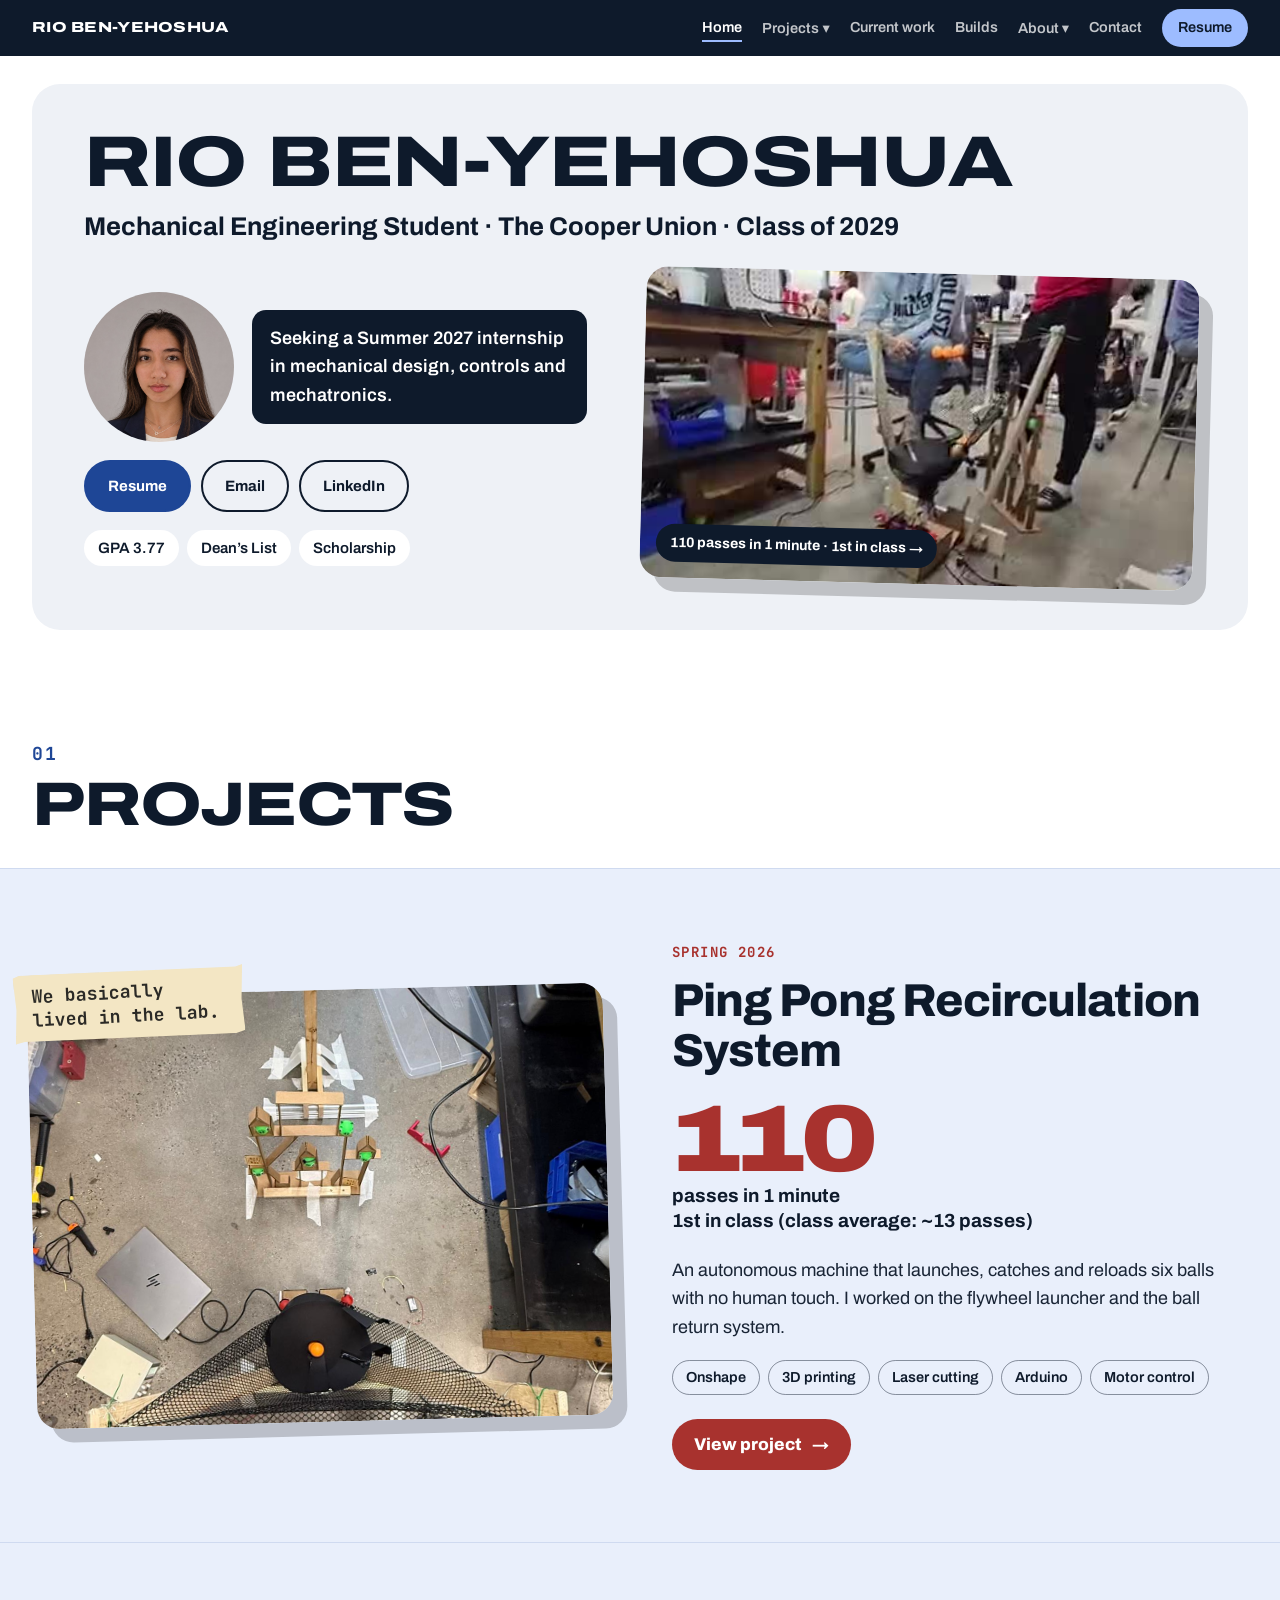
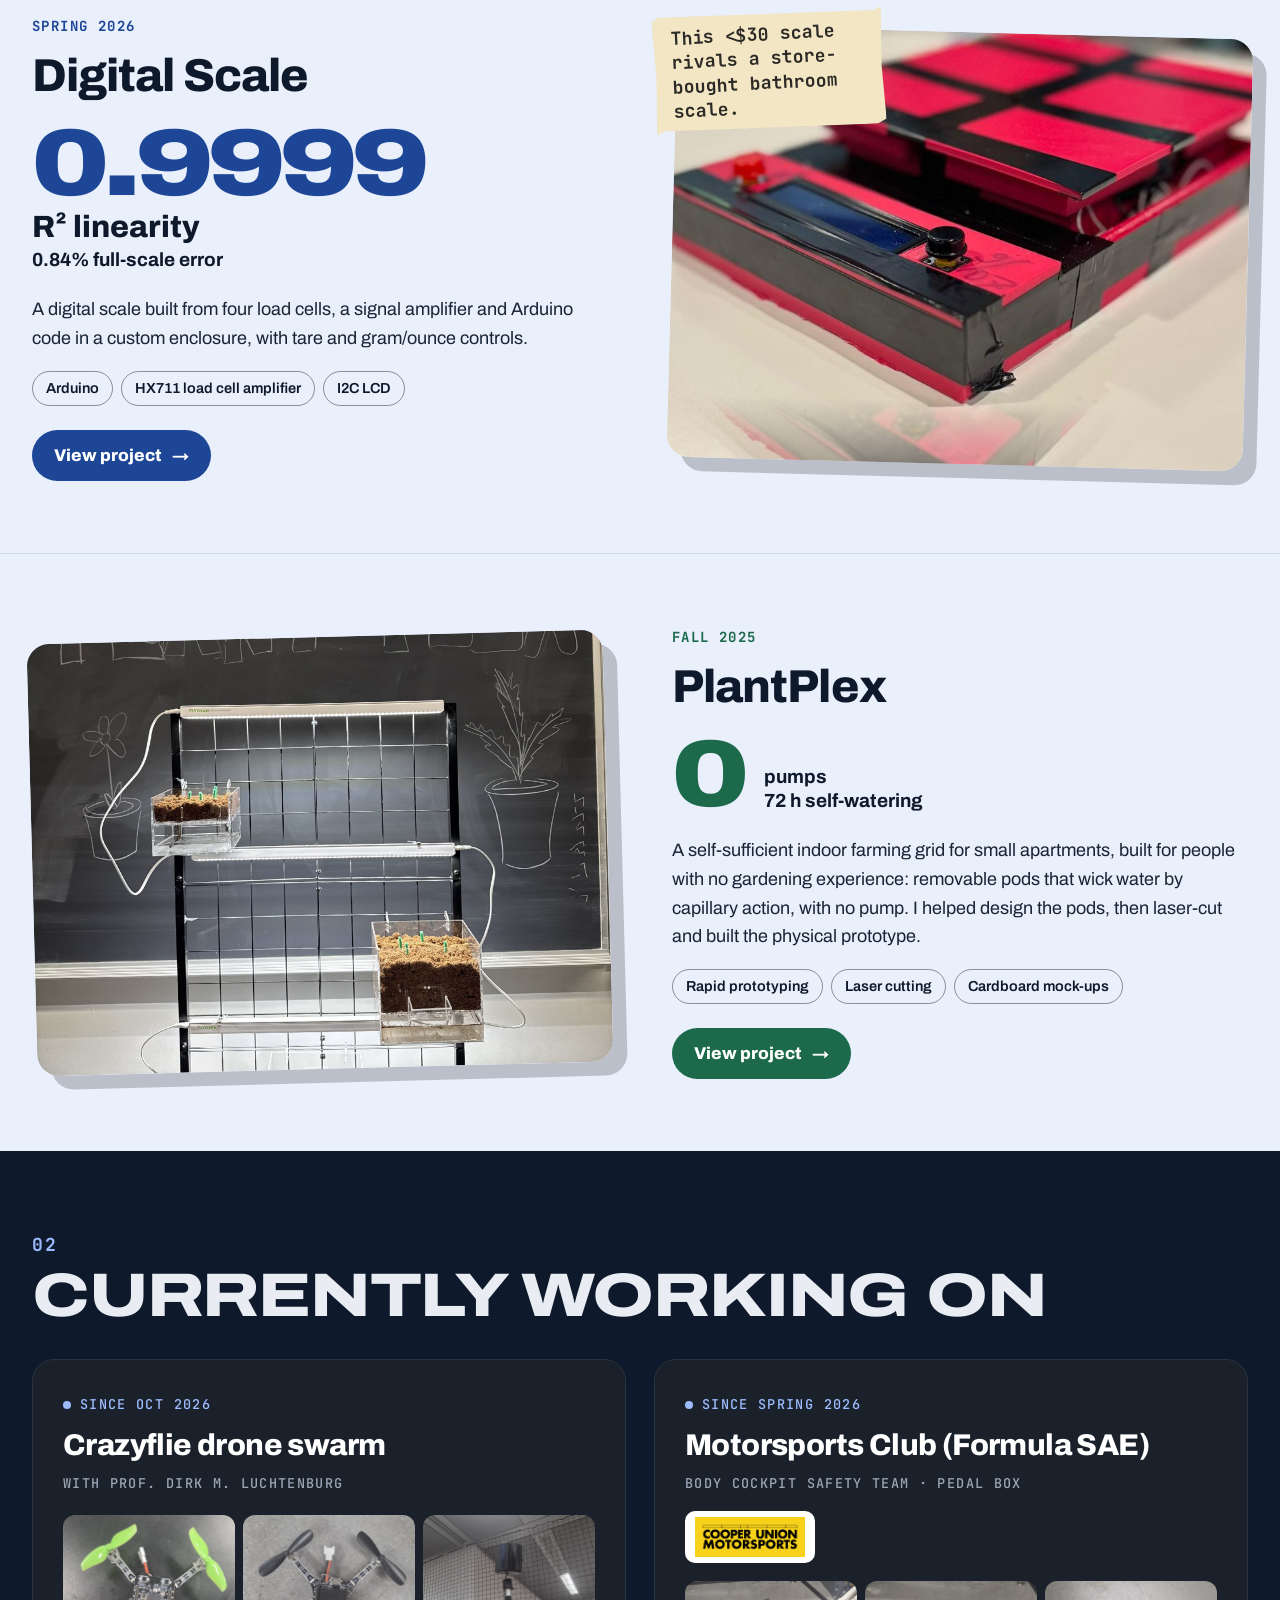
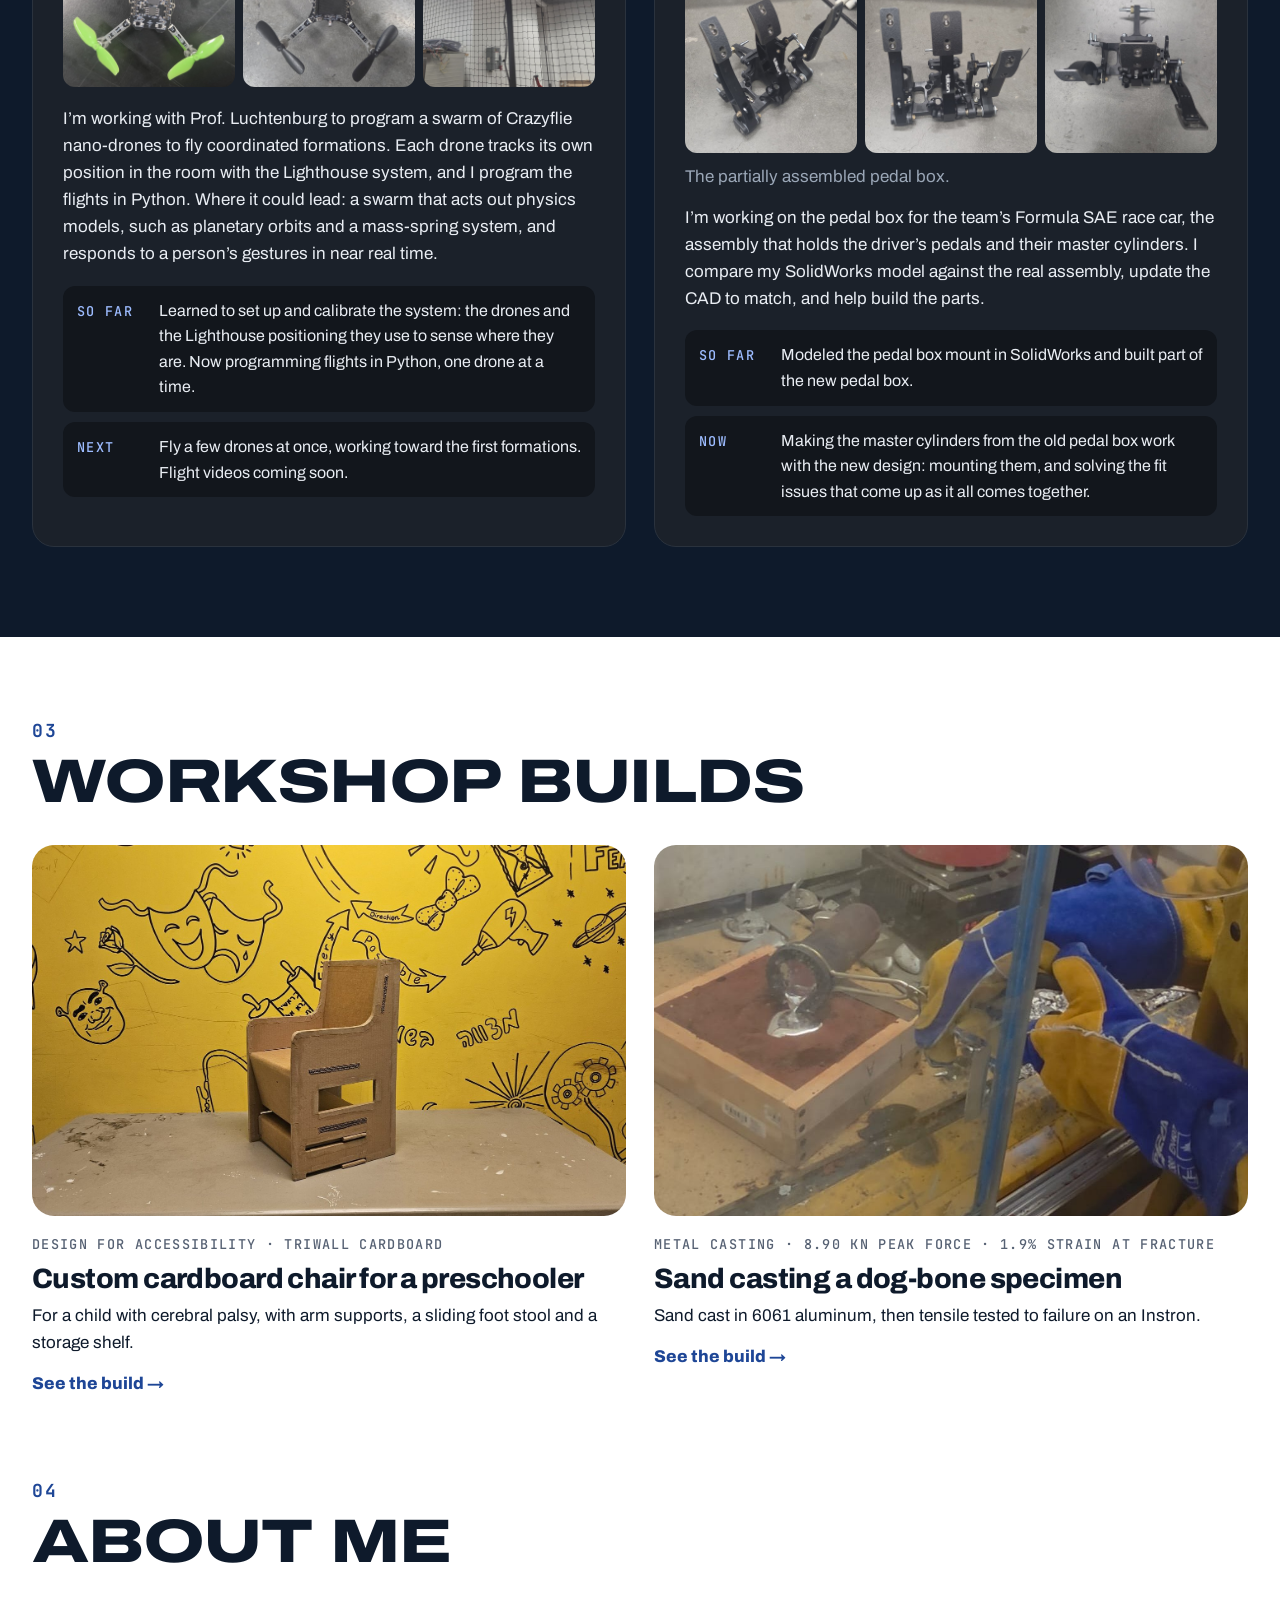
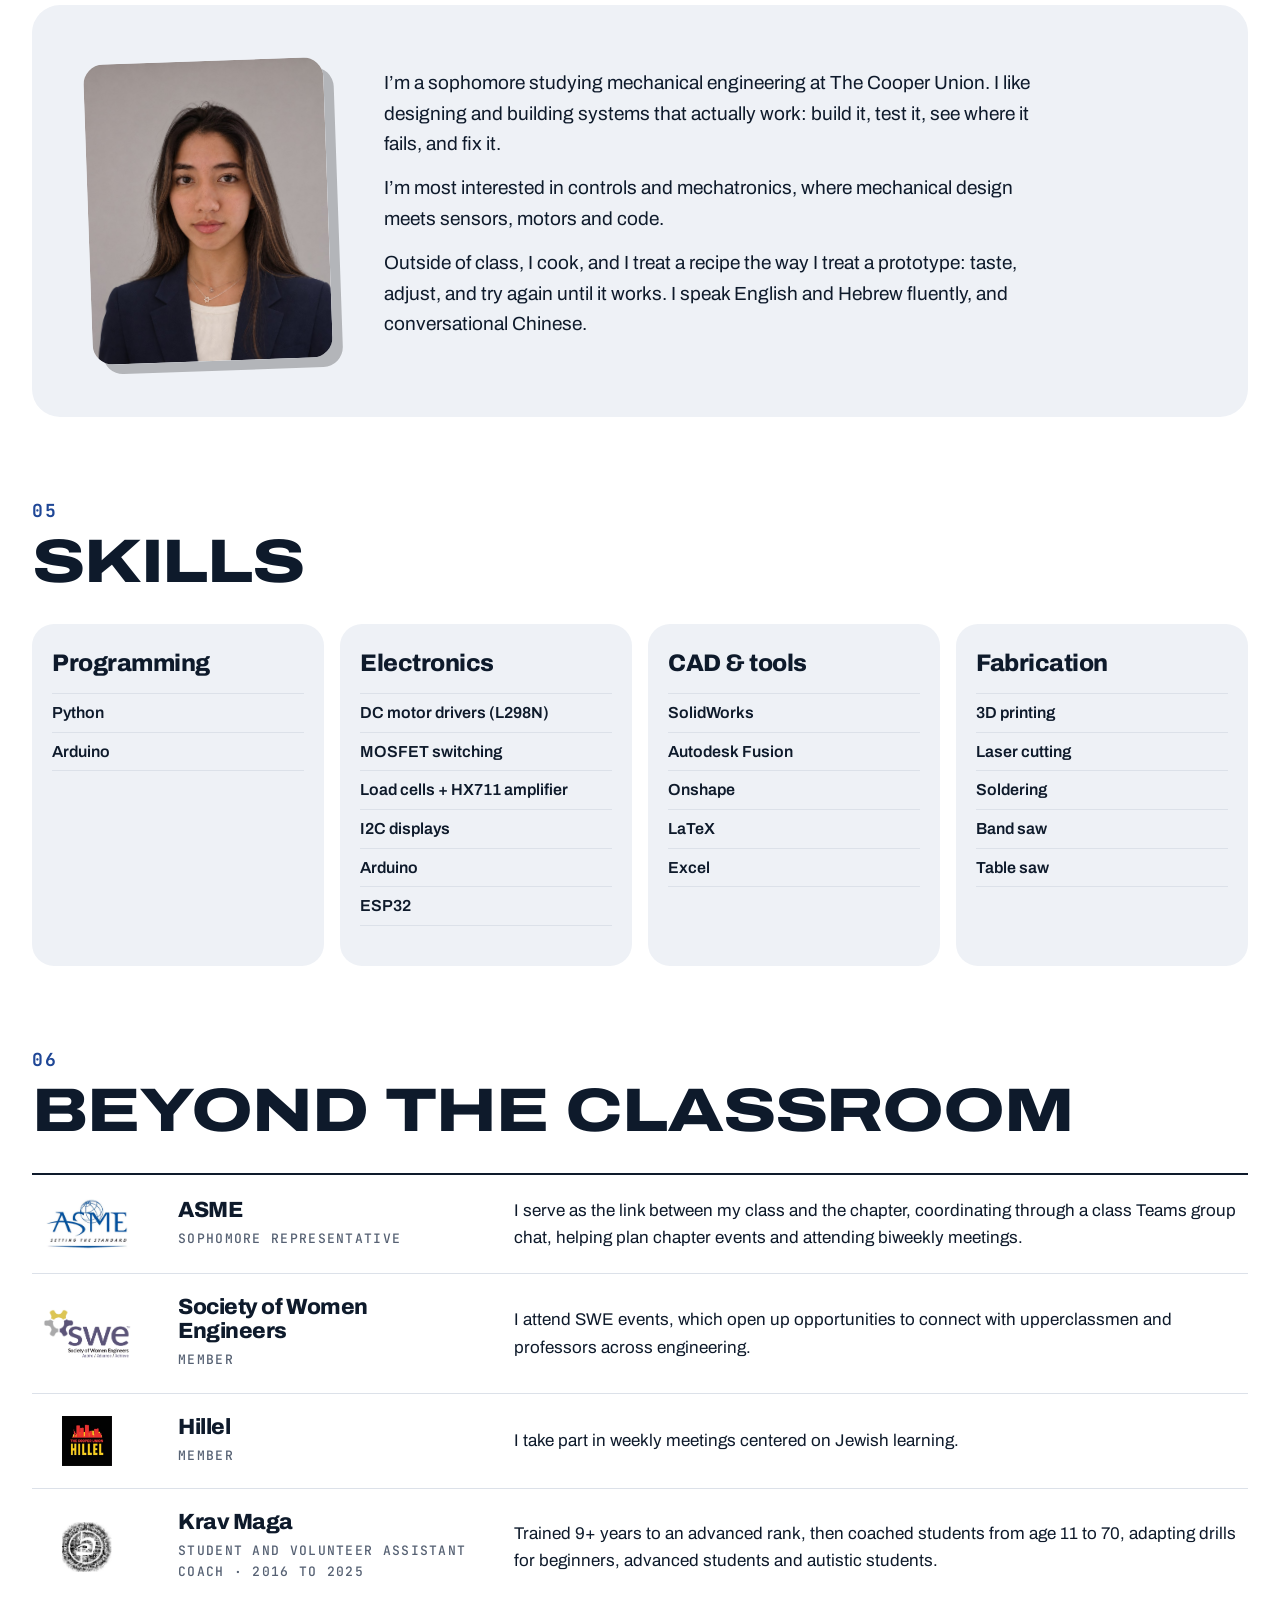
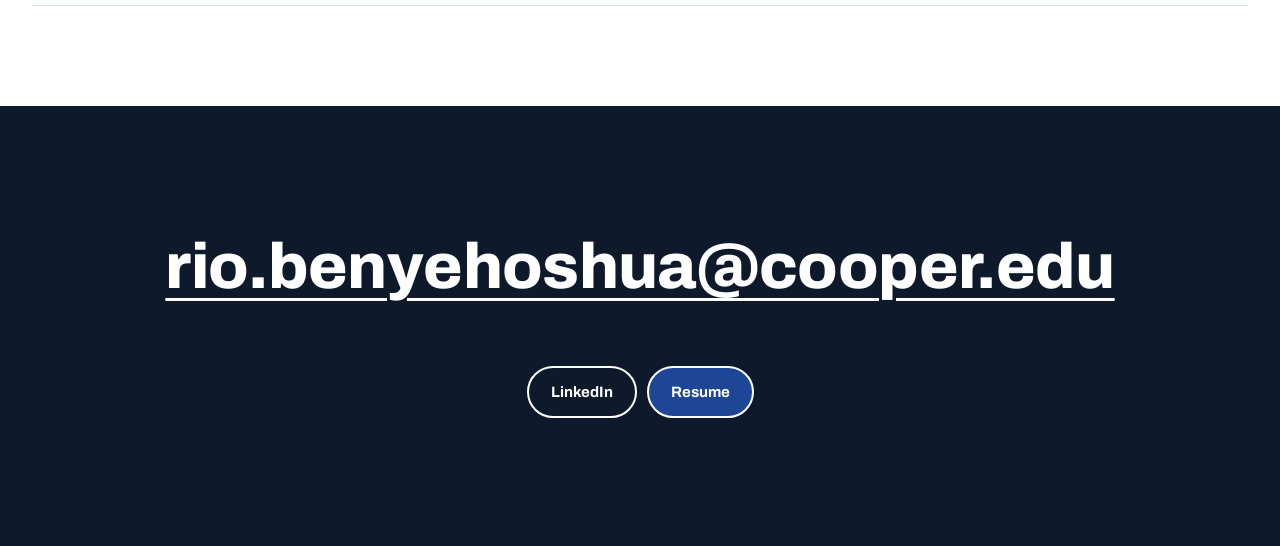
<file: index.html>
<!DOCTYPE html>
<html lang="en">
<head>
<meta charset="utf-8">
<meta name="viewport" content="width=device-width, initial-scale=1, viewport-fit=cover">
<title>Rio Ben-Yehoshua | Portfolio</title>
<meta name="description" content="Mechanical engineering student at The Cooper Union. Projects: an autonomous ball launcher, a digital load cell scale, and a modular indoor farming grid.">
<meta name="theme-color" content="#0e1a2b">
<meta property="og:type" content="website">
<meta property="og:site_name" content="Rio Ben-Yehoshua">
<meta property="og:title" content="Rio Ben-Yehoshua | Mechanical Engineering Portfolio">
<meta property="og:description" content="Mechanical engineering student at The Cooper Union. Projects: an autonomous ball launcher, a digital load cell scale, and a modular indoor farming grid.">
<meta property="og:url" content="https://riobenyehoshua.github.io/portfolio/">
<meta property="og:image" content="https://riobenyehoshua.github.io/portfolio/images/og.jpg">
<meta property="og:image:width" content="1200">
<meta property="og:image:height" content="630">
<meta name="twitter:card" content="summary_large_image">
<meta name="twitter:title" content="Rio Ben-Yehoshua | Mechanical Engineering Portfolio">
<meta name="twitter:description" content="Mechanical engineering student at The Cooper Union. Projects: an autonomous ball launcher, a digital load cell scale, and a modular indoor farming grid.">
<meta name="twitter:image" content="https://riobenyehoshua.github.io/portfolio/images/og.jpg">
<link rel="icon" href="images/favicon.svg" type="image/svg+xml">
<link rel="preconnect" href="https://fonts.googleapis.com">
<link rel="preconnect" href="https://fonts.gstatic.com" crossorigin>
<link rel="stylesheet" href="https://fonts.googleapis.com/css2?family=Archivo:wdth,wght@62..125,400..900&family=JetBrains+Mono:wght@500;700&display=swap">
<link rel="stylesheet" href="css/style.css?v=21">
</head>
<body>
<nav class="nav"><div class="wrap"><a class="brand" href="#top">Rio Ben-Yehoshua</a><button class="navtoggle" type="button" aria-expanded="false">Menu</button><div class="links"><a href="#top">Home</a><div class="dd"><a href="#projects" data-s="projects">Projects ▾</a><div class="menu"><div><a href="ping-pong.html">Ping Pong Recirculation System<small>Autonomous launch-and-catch machine</small></a><a href="load-cell-scale.html">Digital Scale<small>Arduino scale built on four load cells</small></a><a href="plantplex.html">PlantPlex<small>Self-watering indoor farming grid</small></a><a class="sep" href="#projects">See all projects →</a></div></div></div><a href="#current">Current work</a><a href="#shop">Builds</a><div class="dd"><a href="#profile" data-s="profile skills activities">About ▾</a><div class="menu sm"><div><a href="#profile">About me</a><a href="#skills">Skills</a><a href="#activities">Beyond the classroom</a></div></div></div><a href="#contact">Contact</a><a class="cta" href="files/Rio-Ben-Yehoshua-Resume.pdf" target="_blank" rel="noopener">Resume</a></div></div></nav>

<header class="hero" id="top"><div class="wrap"><div class="herobox">
  <h1>Rio <em>Ben-Yehoshua</em></h1>
  <p class="sub">Mechanical Engineering Student · The Cooper Union · Class of 2029</p>
  <div class="herogrid">
    <div>
      <div class="who"><img src="images/headshot.jpg" alt="Portrait of Rio Ben-Yehoshua"><p class="seek">Seeking a Summer 2027 internship in mechanical design, controls and mechatronics.</p></div>
      <div class="btns"><a class="btn solid" href="files/Rio-Ben-Yehoshua-Resume.pdf" target="_blank" rel="noopener">Resume</a><a class="btn" href="mailto:rio.benyehoshua@cooper.edu">Email</a><a class="btn" href="https://www.linkedin.com/in/rio-ben-yehoshua-609740366/" target="_blank" rel="noopener">LinkedIn</a></div>
      <div class="pills"><span class="pill">GPA 3.77</span><span class="pill">Dean’s List</span><span class="pill">Scholarship</span></div>
    </div>
    <figure class="heromedia"><a href="ping-pong.html"><video autoplay muted loop playsinline preload="auto" poster="images/pingpong/video-side-view-poster.jpg" src="videos/pingpong-side-view.mp4" aria-label="The ping pong recirculation system running"></video><figcaption>110 passes in 1 minute · 1st in class →</figcaption></a></figure>
  </div>
</div></div></header>

<div id="projects">
  <div class="wrap stitle"><span class="mono">01</span><h2>Projects</h2></div>

  <a class="band p-red" id="pingpong" href="ping-pong.html"><div class="wrap">
    <div class="mcol taped"><div class="media"><img src="images/pingpong/hero.jpg" alt="Top-down view of the ping pong launcher system on the lab floor, surrounded by tools, tape and a laptop" style="object-position:50% 70%"></div><p class="tape l">We basically lived in the lab.</p></div>
    <div class="rv"><span class="count mono">Spring 2026</span><h3>Ping Pong Recirculation System</h3><div class="stat"><span class="big" data-n="110">110</span><span class="unit">passes in 1 minute<br>1st in class (class average: ~13 passes)</span></div>
      <p>An autonomous machine that launches, catches and reloads six balls with no human touch. I worked on the flywheel launcher and the ball return system.</p>
      <div class="chips"><span class="chip">Onshape</span><span class="chip">3D printing</span><span class="chip">Laser cutting</span><span class="chip">Arduino</span><span class="chip">Motor control</span></div><span class="go">View project <span>→</span></span></div>
  </div></a>

  <a class="band flip p-blue" id="loadcell" href="load-cell-scale.html"><div class="wrap">
    <div class="mcol taped"><div class="media lid"><img src="images/loadcell/angled.jpg" alt="The finished load cell scale, closed, with its LCD and buttons"><img class="open" src="images/loadcell/inside.jpg" alt="The scale opened up, showing the four load cells and wiring under the platform" loading="lazy"></div><p class="tape l">This &lt;$30 scale rivals a store-bought bathroom scale.</p></div>
    <div class="rv"><span class="count mono">Spring 2026</span><h3>Digital Scale</h3><div class="stat"><span class="big">0.9999</span><span class="unit"><span class="ul">R² linearity</span>0.84% full-scale error</span></div>      <p>A digital scale built from four load cells, a signal amplifier and Arduino code in a custom enclosure, with tare and gram/ounce controls.</p>
      <div class="chips"><span class="chip">Arduino</span><span class="chip">HX711 load cell amplifier</span><span class="chip">I2C LCD</span></div><span class="go">View project <span>→</span></span></div>
  </div></a>

  <a class="band p-green" id="plantplex" href="plantplex.html"><div class="wrap">
    <div class="media"><img src="images/plantplex/hero-grid.jpg" alt="PlantPlex grid prototype with planter pods" style="object-position:50% 62%"></div>
    <div class="rv"><span class="count mono">Fall 2025</span><h3>PlantPlex</h3><div class="stat"><span class="big">0</span><span class="unit">pumps<br>72 h self-watering</span></div>
      <p>A self-sufficient indoor farming grid for small apartments, built for people with no gardening experience: removable pods that wick water by capillary action, with no pump. I helped design the pods, then laser-cut and built the physical prototype.</p>
      <div class="chips"><span class="chip">Rapid prototyping</span><span class="chip">Laser cutting</span><span class="chip">Cardboard mock-ups</span></div><span class="go">View project <span>→</span></span></div>
  </div></a>
</div>

<section class="dark" id="current"><div class="wrap">
  <div class="stitle"><span class="mono">02</span><h2>Currently working on</h2></div>
  <div class="now">
    <div class="panel rv"><span class="status mono">Since Oct 2026</span><h3>Crazyflie drone swarm</h3><span class="role mono">With Prof. Dirk M. Luchtenburg</span>
      <div class="strip"><img src="images/drones/crazyflie-lighthouse-deck.jpg" alt="Crazyflie nano-drone with a Lighthouse positioning deck" loading="lazy"><img src="images/drones/crazyflie.jpg" alt="Crazyflie 2.1 nano-drone" loading="lazy"><img src="images/drones/lighthouse-base-station.jpg" alt="Lighthouse base station in a netted flight area" loading="lazy"></div>
      <p>I’m working with Prof. Luchtenburg to program a swarm of Crazyflie nano-drones to fly coordinated formations. Each drone tracks its own position in the room with the Lighthouse system, and I program the flights in Python. Where it could lead: a swarm that acts out physics models, such as planetary orbits and a mass-spring system, and responds to a person’s gestures in near real time.</p>
      <div class="steps"><div><b class="mono">So far</b><span>Learned to set up and calibrate the system: the drones and the Lighthouse positioning they use to sense where they are. Now programming flights in Python, one drone at a time.</span></div><div><b class="mono">Next</b><span>Fly a few drones at once, working toward the first formations. Flight videos coming soon.</span></div></div></div>
    <div class="panel rv"><span class="status mono">Since Spring 2026</span><h3>Motorsports Club (Formula SAE)</h3><span class="role mono">Body Cockpit Safety team · pedal box</span>
      <p><img class="logo" src="images/logo-motorsports.png" alt="Cooper Union Motorsports logo" loading="lazy"></p>
      <div class="strip"><img src="images/motorsports/pedal-box-angle.jpg" alt="The new pedal box with brake, throttle and clutch pedals, seen from an angle" loading="lazy"><img src="images/motorsports/pedal-box-front.jpg" alt="The new pedal box seen from the driver’s side" loading="lazy"><img src="images/motorsports/pedal-box-top.jpg" alt="The new pedal box seen from above" loading="lazy"></div>
      <p class="small" style="margin-top:-8px;color:#9aa6b6">The partially assembled pedal box.</p>      <p>I’m working on the pedal box for the team’s Formula SAE race car, the assembly that holds the driver’s pedals and their master cylinders. I compare my SolidWorks model against the real assembly, update the CAD to match, and help build the parts.</p>
      <div class="steps"><div><b class="mono">So far</b><span>Modeled the pedal box mount in SolidWorks and built part of the new pedal box.</span></div><div><b class="mono">Now</b><span>Making the master cylinders from the old pedal box work with the new design: mounting them, and solving the fit issues that come up as it all comes together.</span></div></div></div>
  </div>
</div></section>

<div class="light">
<section id="shop"><div class="wrap">
  <div class="stitle"><span class="mono">03</span><h2>Workshop builds</h2></div>
  <div class="tiles">
    <a class="tile rv" href="shop.html#chair"><div class="ph"><img src="images/shop/chair.jpg" alt="Finished cardboard chair with arm supports and a storage shelf" loading="lazy"></div><span class="mono">Design for accessibility · Triwall cardboard</span><h3>Custom cardboard chair for a preschooler</h3><p>For a child with cerebral palsy, with arm supports, a sliding foot stool and a storage shelf.</p><span class="lnk">See the build →</span></a>
    <a class="tile rv" href="shop.html#casting"><div class="ph"><img src="images/shop/casting-pour.jpg" alt="Pouring molten metal into a sand mold" loading="lazy"></div><span class="mono">Metal casting · 8.90 kN peak force · 1.9% strain at fracture</span><h3>Sand casting a dog-bone specimen</h3><p>Sand cast in 6061 aluminum, then tensile tested to failure on an Instron.</p><span class="lnk">See the build →</span></a>
  </div>
</div></section>

<section id="profile"><div class="wrap">
  <div class="stitle"><span class="mono">04</span><h2>About me</h2></div>
  <div class="about rv">
    <img src="images/headshot.jpg" alt="Portrait of Rio Ben-Yehoshua" loading="lazy">
    <div>
      <p>I’m a sophomore studying mechanical engineering at The Cooper Union. I like designing and building systems that actually work: build it, test it, see where it fails, and fix it.</p>
      <p>I’m most interested in controls and mechatronics, where mechanical design meets sensors, motors and code.</p>
      <p>Outside of class, I cook, and I treat a recipe the way I treat a prototype: taste, adjust, and try again until it works. I speak English and Hebrew fluently, and conversational Chinese.</p>
    </div>
  </div>
</div></section>

<section id="skills"><div class="wrap">
  <div class="stitle"><span class="mono">05</span><h2>Skills</h2></div>
  <div class="skills rv">
    <div><h3>Programming</h3><div><ul><li>Python</li><li>Arduino</li></ul></div></div>
    <div><h3>Electronics</h3><div><ul><li>DC motor drivers (L298N)</li><li>MOSFET switching</li><li>Load cells + HX711 amplifier</li><li>I2C displays</li><li>Arduino</li><li>ESP32</li></ul></div></div>
    <div><h3>CAD &amp; tools</h3><div><ul><li>SolidWorks</li><li>Autodesk Fusion</li><li>Onshape</li><li>LaTeX</li><li>Excel</li></ul></div></div>
    <div><h3>Fabrication</h3><div><ul><li>3D printing</li><li>Laser cutting</li><li>Soldering</li><li>Band saw</li><li>Table saw</li></ul></div></div>
  </div>
</div></section>

<section id="activities"><div class="wrap">
  <div class="stitle"><span class="mono">06</span><h2>Beyond the classroom</h2></div>
  <div class="rows act rv">
    <div><img src="images/logo-asme.png" alt="ASME logo" loading="lazy"><div><h3>ASME</h3><span class="mono">Sophomore Representative</span></div><p>I serve as the link between my class and the chapter, coordinating through a class Teams group chat, helping plan chapter events and attending biweekly meetings.</p></div>
    <div><img src="images/logo-swe.png" alt="Society of Women Engineers logo" loading="lazy"><div><h3>Society of Women Engineers</h3><span class="mono">Member</span></div><p>I attend SWE events, which open up opportunities to connect with upperclassmen and professors across engineering.</p></div>
    <div><img src="images/logo-hillel.png" alt="The Cooper Union Hillel logo" loading="lazy"><div><h3>Hillel</h3><span class="mono">Member</span></div><p>I take part in weekly meetings centered on Jewish learning.</p></div>
    <div><img src="images/logo-krav-maga.png" alt="Steve Sohn’s Krav Maga Training Center logo" loading="lazy"><div><h3>Krav Maga</h3><span class="mono">Student and volunteer assistant coach · 2016 to 2025</span></div><p>Trained 9+ years to an advanced rank, then coached students from age 11 to 70, adapting drills for beginners, advanced students and autistic students.</p></div>
  </div>
</div></section>
</div>

<section class="contact" id="contact"><div class="wrap rv">
  <a class="mail" href="mailto:rio.benyehoshua@cooper.edu">rio.benyehoshua@cooper.edu</a>
  <div class="btns" style="justify-content:center"><a class="btn" href="https://www.linkedin.com/in/rio-ben-yehoshua-609740366/" target="_blank" rel="noopener">LinkedIn</a><a class="btn solid" href="files/Rio-Ben-Yehoshua-Resume.pdf" target="_blank" rel="noopener">Resume</a></div>
</div></section>
<script src="js/site.js?v=11" defer></script>
</body>
</html>
</file>
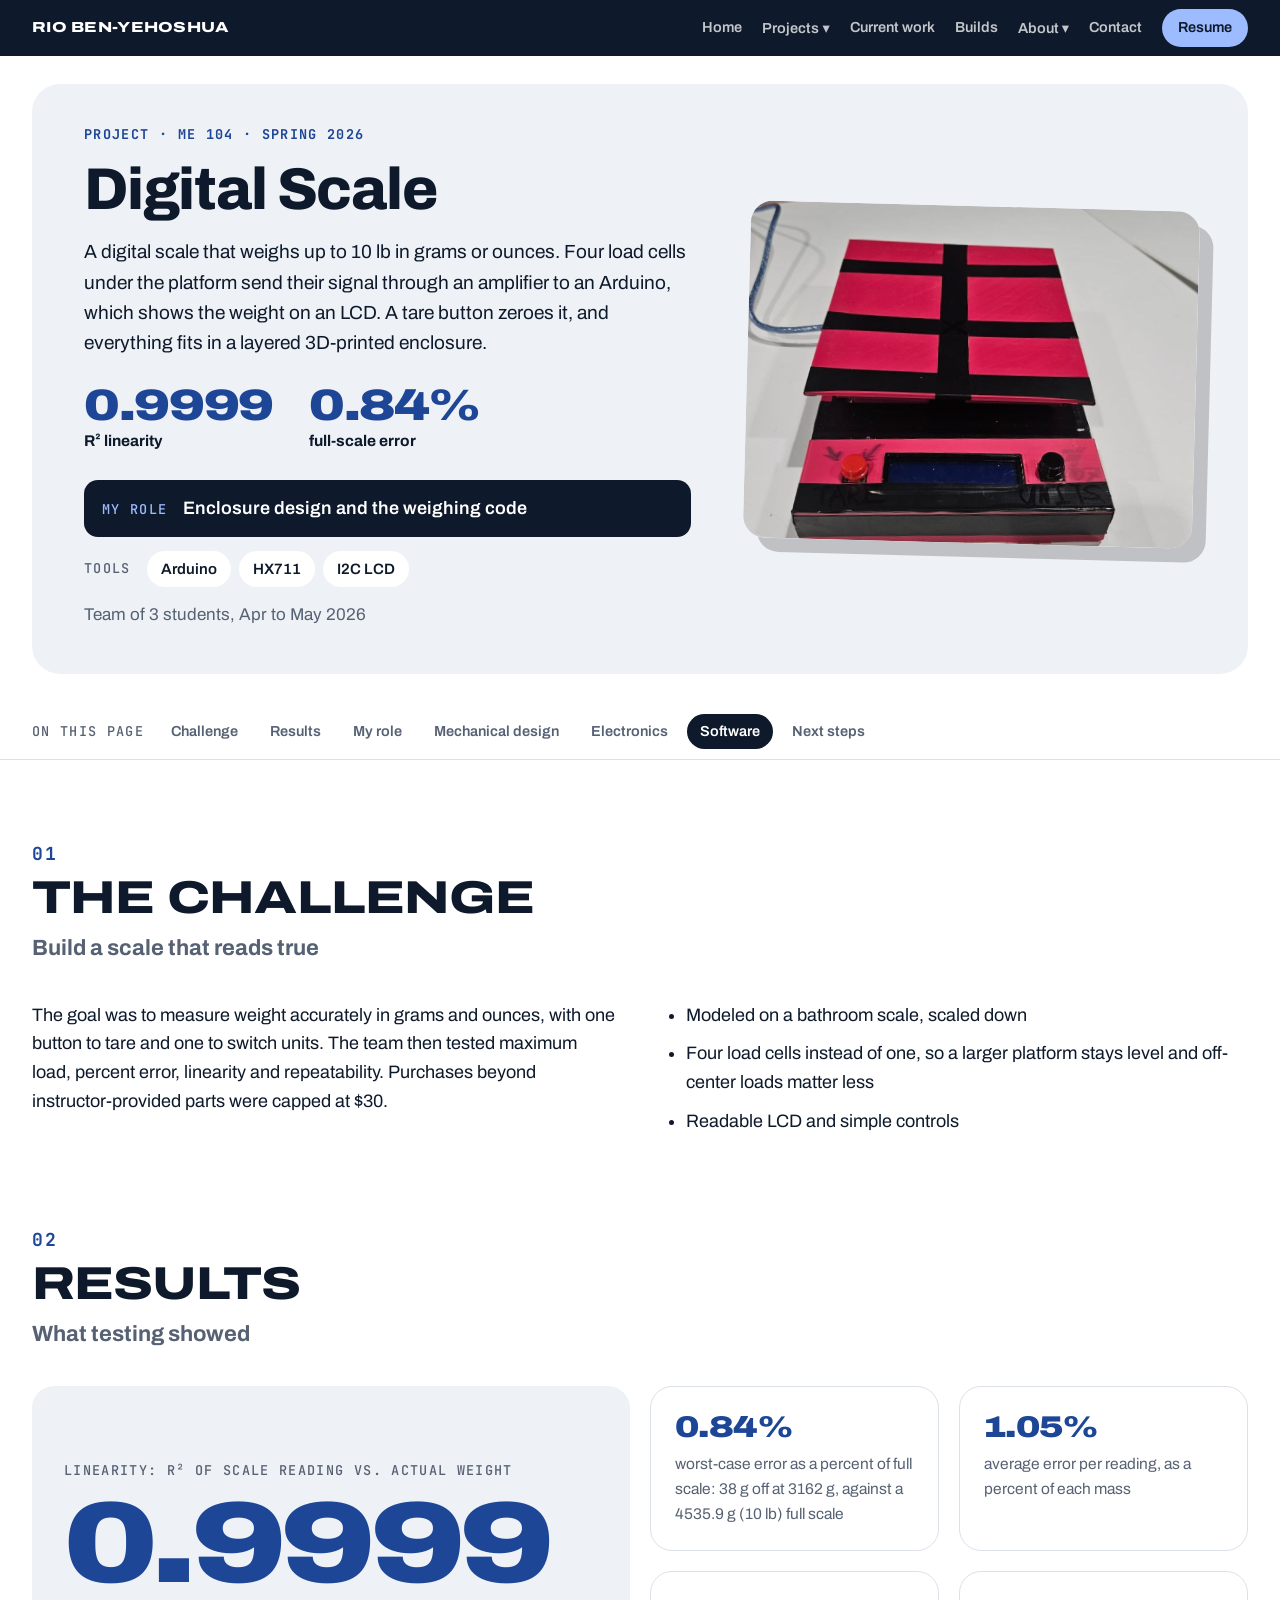
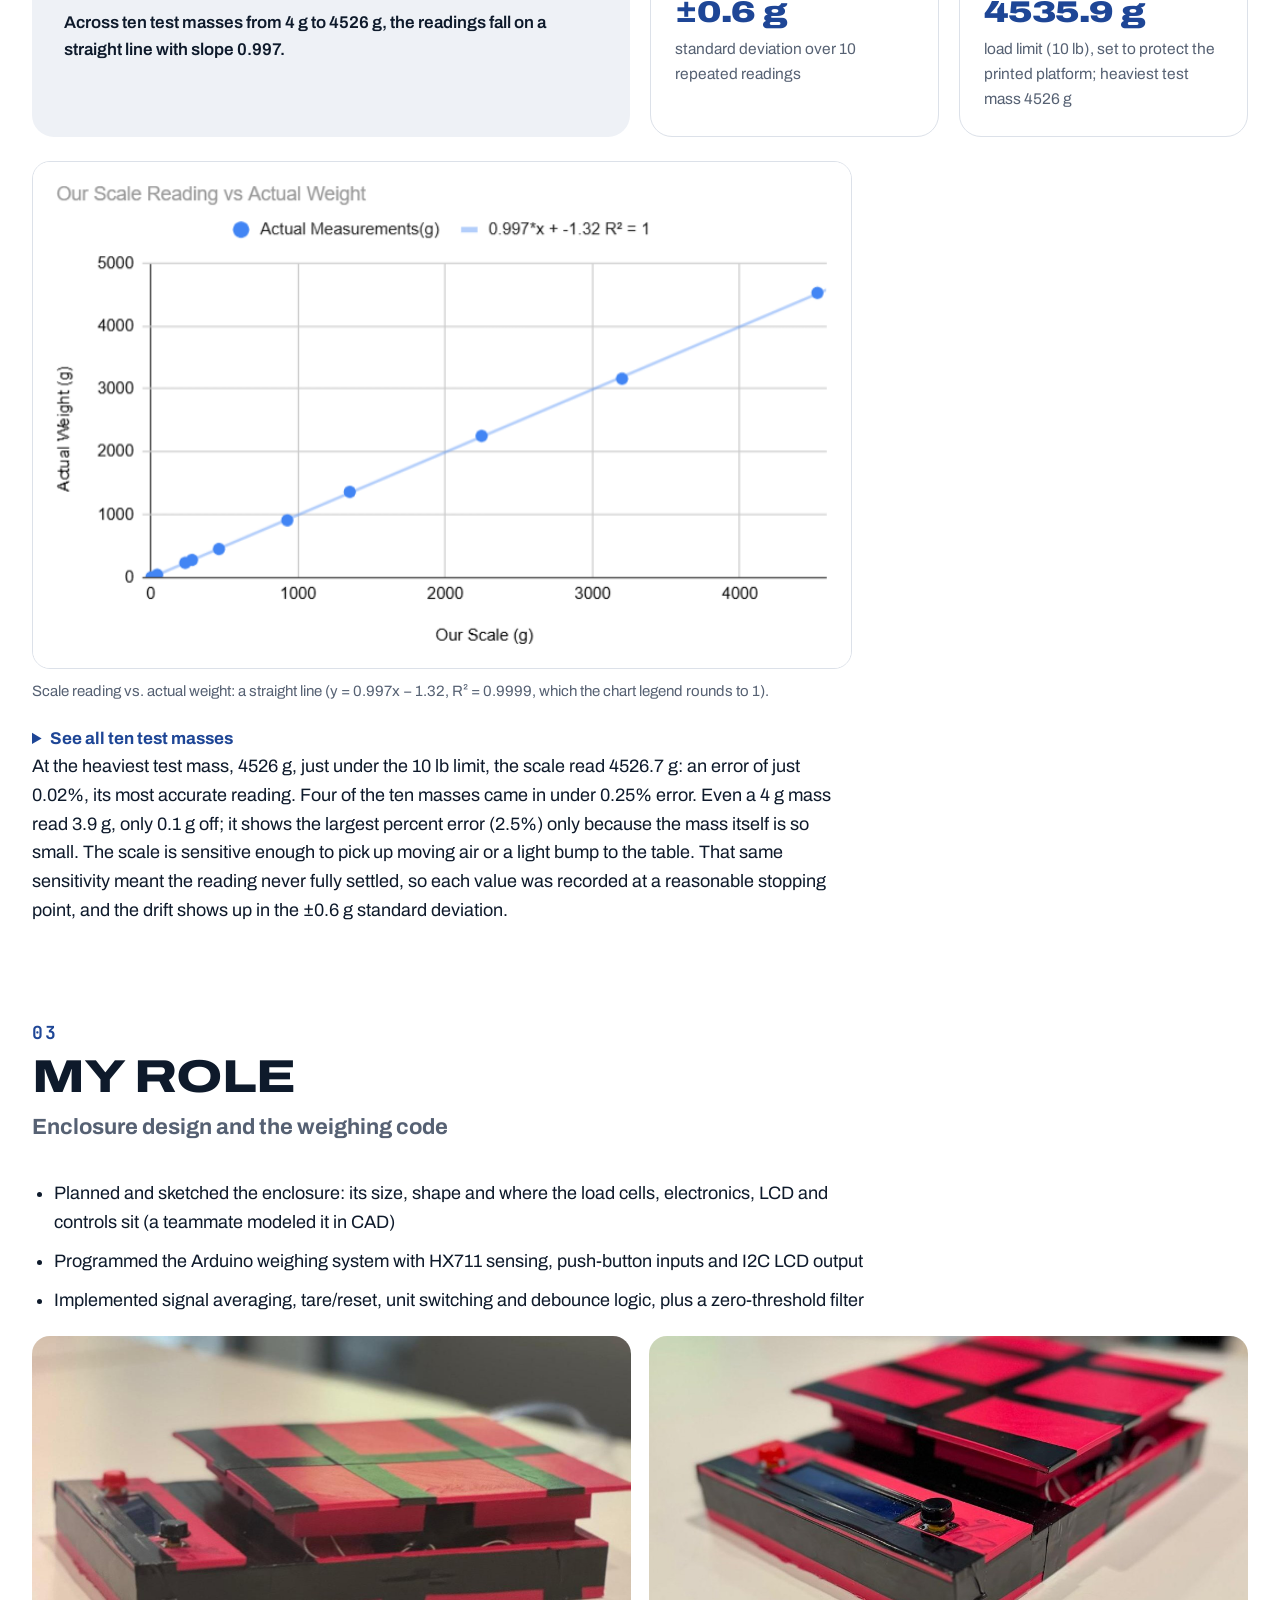
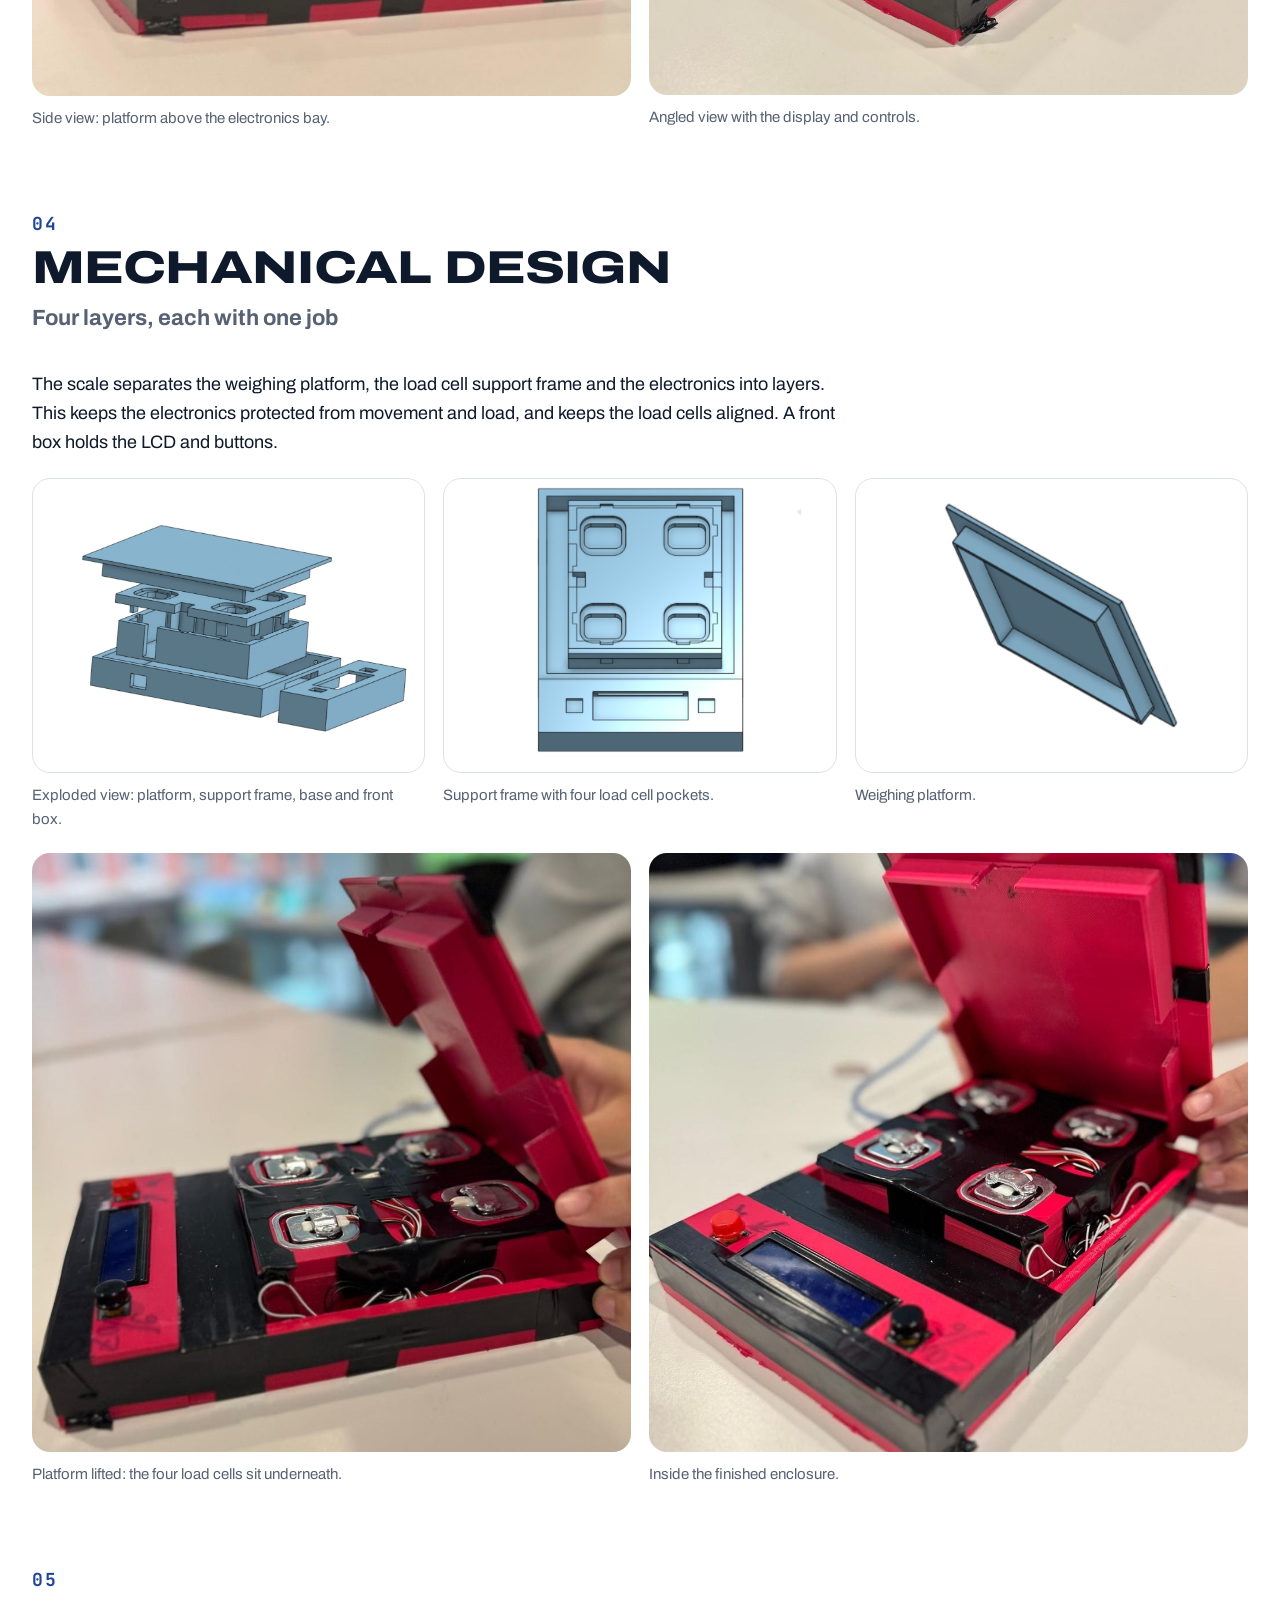
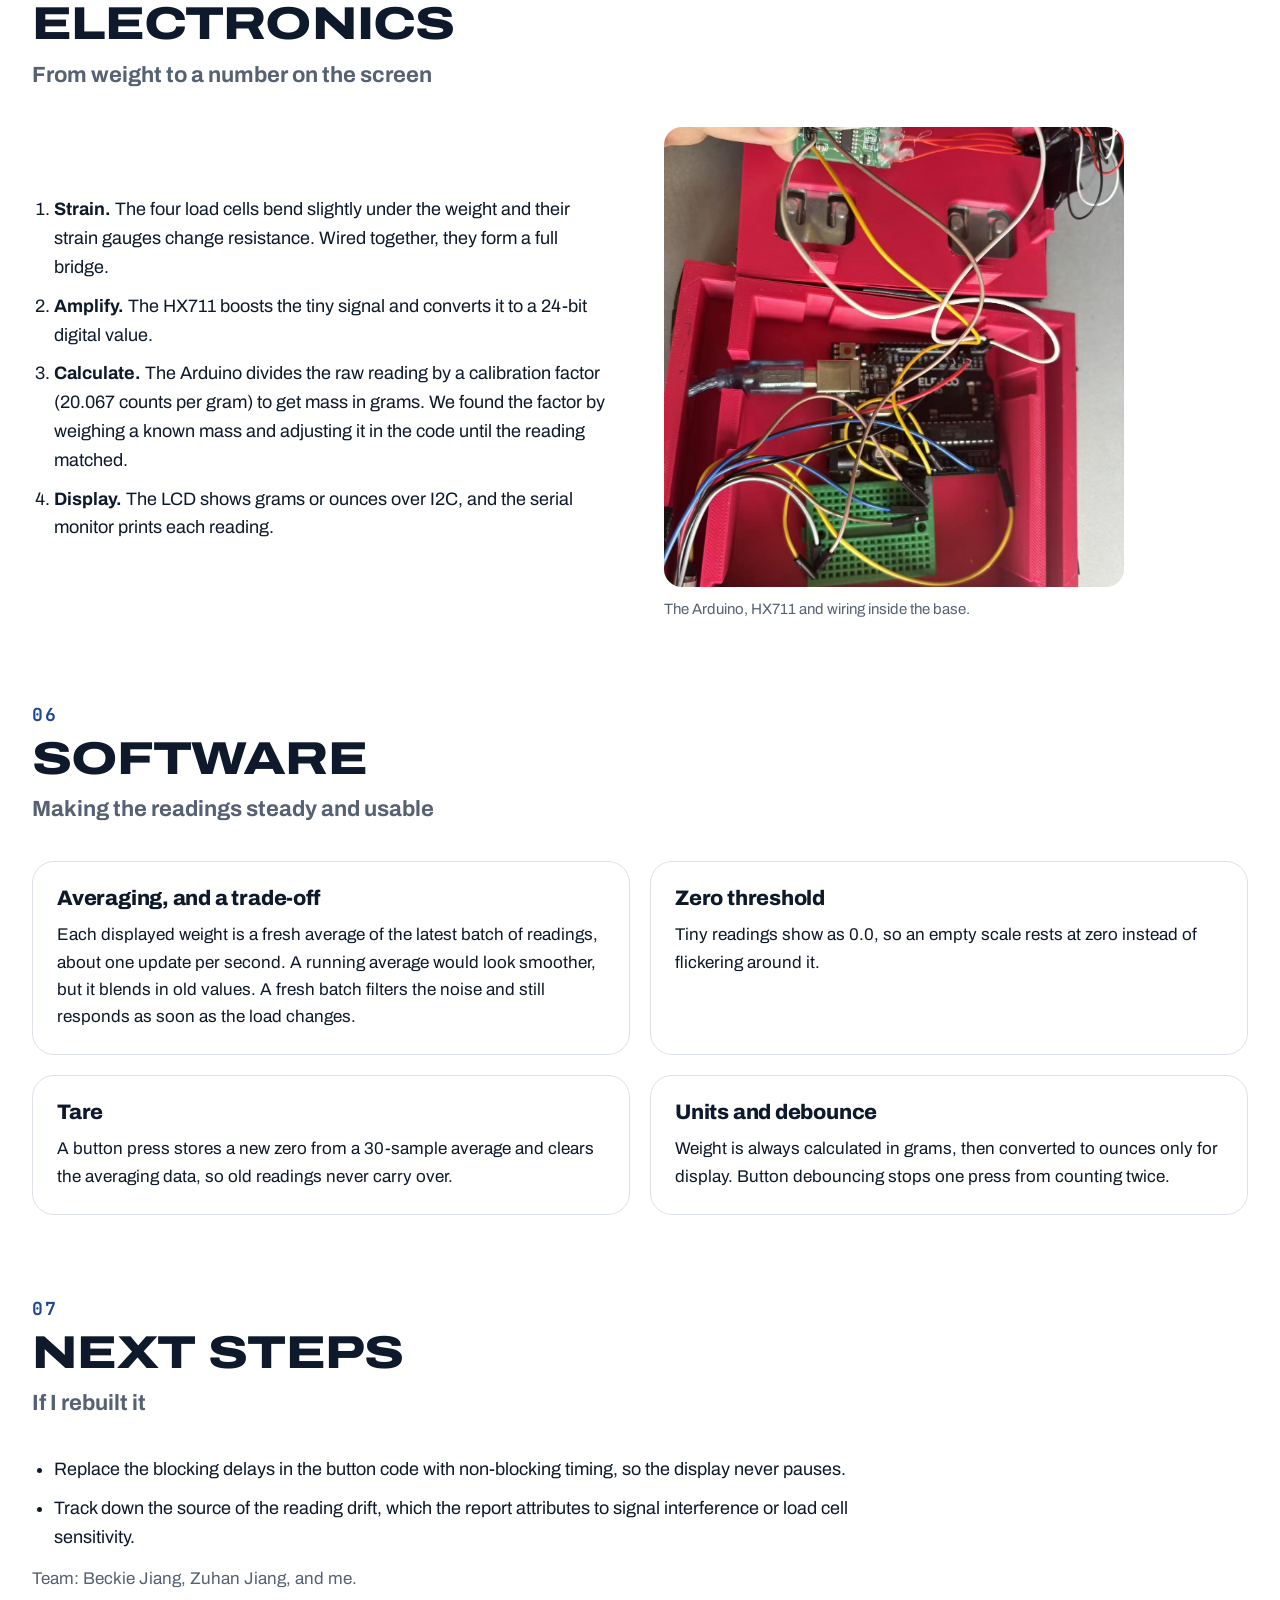
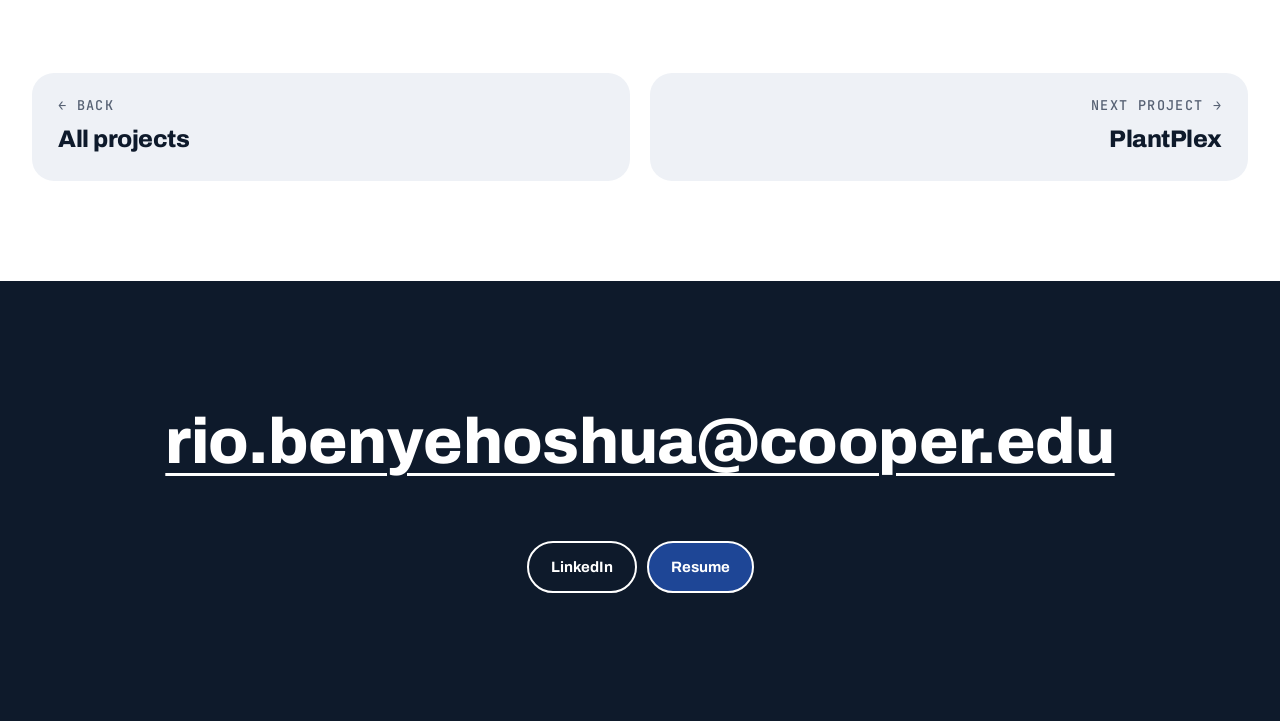
<file: load-cell-scale.html>
<!DOCTYPE html>
<html lang="en">
<head>
<meta charset="utf-8">
<meta name="viewport" content="width=device-width, initial-scale=1, viewport-fit=cover">
<title>Digital Scale | Rio Ben-Yehoshua</title>
<meta name="description" content="A prototype digital scale: a custom enclosure, load cells, an HX711 amplifier, Arduino code and an LCD, with tare and gram/ounce controls.">
<meta name="theme-color" content="#0e1a2b">
<meta property="og:type" content="article">
<meta property="og:site_name" content="Rio Ben-Yehoshua">
<meta property="og:title" content="Digital Scale | Rio Ben-Yehoshua">
<meta property="og:description" content="A prototype digital scale: a custom enclosure, load cells, an HX711 amplifier, Arduino code and an LCD, with tare and gram/ounce controls.">
<link rel="icon" href="images/favicon.svg" type="image/svg+xml">
<link rel="preconnect" href="https://fonts.googleapis.com">
<link rel="preconnect" href="https://fonts.gstatic.com" crossorigin>
<link rel="stylesheet" href="https://fonts.googleapis.com/css2?family=Archivo:wdth,wght@62..125,400..900&family=JetBrains+Mono:wght@500;700&display=swap">
<link rel="stylesheet" href="css/style.css?v=21">
</head>
<body class="inner p-blue">
<nav class="nav"><div class="wrap"><a class="brand" href="index.html">Rio Ben-Yehoshua</a><button class="navtoggle" type="button" aria-expanded="false">Menu</button><div class="links"><a href="index.html">Home</a><div class="dd"><a href="index.html#projects" data-s="projects">Projects ▾</a><div class="menu"><div><a href="ping-pong.html">Ping Pong Recirculation System<small>Autonomous launch-and-catch machine</small></a><a href="load-cell-scale.html">Digital Scale<small>Arduino scale built on four load cells</small></a><a href="plantplex.html">PlantPlex<small>Self-watering indoor farming grid</small></a><a class="sep" href="index.html#projects">See all projects →</a></div></div></div><a href="index.html#current">Current work</a><a href="index.html#shop">Builds</a><div class="dd"><a href="index.html#profile" data-s="profile skills activities">About ▾</a><div class="menu sm"><div><a href="index.html#profile">About me</a><a href="index.html#skills">Skills</a><a href="index.html#activities">Beyond the classroom</a></div></div></div><a href="index.html#contact">Contact</a><a class="cta" href="files/Rio-Ben-Yehoshua-Resume.pdf" target="_blank" rel="noopener">Resume</a></div></div></nav>
<header class="pagehead"><div class="wrap"><div class="herobox">
  <div class="grid">
    <div>
      <span class="mono" style="color:var(--c);font-weight:700">Project · ME 104 · Spring 2026</span>
      <h1>Digital Scale</h1>
      <p class="intro">A digital scale that weighs up to 10 lb in grams or ounces. Four load cells under the platform send their signal through an amplifier to an Arduino, which shows the weight on an LCD. A tare button zeroes it, and everything fits in a layered 3D-printed enclosure.</p>
      <div class="statrow"><div><b>0.9999</b><span>R² linearity</span></div><div><b>0.84%</b><span>full-scale error</span></div></div>
      <p class="rolebox"><span class="mono">My role</span><span>Enclosure design and the weighing code</span></p>
      <div class="tools"><span class="mono">Tools</span><span class="pill">Arduino</span><span class="pill">HX711</span><span class="pill">I2C LCD</span></div>
      <p class="byline">Team of 3 students, Apr to May 2026</p>
    </div>
    <div class="photo"><img src="images/loadcell/hero.jpg" alt="Finished red and black digital scale with LCD and two buttons"></div>
  </div>
</div></div></header>
<nav class="toc" aria-label="On this page"><div class="wrap"><span class="mono">On this page</span><a href="#challenge">Challenge</a><a href="#results">Results</a><a href="#role">My role</a><a href="#mechanical">Mechanical design</a><a href="#electronics">Electronics</a><a href="#software">Software</a><a href="#next">Next steps</a></div></nav>
<section id="challenge"><div class="wrap">
  <div class="stitle"><span class="mono">01</span><h2>The challenge</h2><p class="lead2">Build a scale that reads true</p></div>
  <div class="split">
    <p class="txt">The goal was to measure weight accurately in grams and ounces, with one button to tare and one to switch units. The team then tested maximum load, percent error, linearity and repeatability. Purchases beyond instructor-provided parts were capped at $30.</p>
    <ul class="list">
      <li>Modeled on a bathroom scale, scaled down</li>
      <li>Four load cells instead of one, so a larger platform stays level and off-center loads matter less</li>
      <li>Readable LCD and simple controls</li>
    </ul>
  </div>
</div></section>
<section id="results"><div class="wrap">
  <div class="stitle"><span class="mono">02</span><h2>Results</h2><p class="lead2">What testing showed</p></div>
  <div class="res">
    <div class="result rv"><span class="mono">Linearity: R² of scale reading vs. actual weight</span><b>0.9999</b><p>Across ten test masses from 4 g to 4526 g, the readings fall on a straight line with slope 0.997.</p></div>
    <div class="mini"><div class="cell"><b>0.84%</b><p>worst-case error as a percent of full scale: 38 g off at 3162 g, against a 4535.9 g (10 lb) full scale</p></div><div class="cell"><b>1.05%</b><p>average error per reading, as a percent of each mass</p></div><div class="cell"><b>±0.6 g</b><p>standard deviation over 10 repeated readings</p></div><div class="cell"><b>4535.9 g</b><p>load limit (10 lb), set to protect the printed platform; heaviest test mass 4526 g</p></div></div>
  </div>
  <figure class="fig graph" style="margin-top:24px"><img loading="lazy" decoding="async" src="images/loadcell/graph.png" alt="Scale reading versus actual weight, a straight line"><figcaption>Scale reading vs. actual weight: a straight line (y = 0.997x − 1.32, R² = 0.9999, which the chart legend rounds to 1).</figcaption></figure>
  <details class="more"><summary>See all ten test masses</summary>
    <table class="tbl"><thead><tr><th>Actual (g)</th><th>Scale (g)</th><th>Error</th></tr></thead><tbody>
      <tr><td>4</td><td>3.9</td><td>2.50%</td></tr><tr><td>44</td><td>43.2</td><td>1.82%</td></tr><tr><td>234</td><td>234.1</td><td>0.04%</td></tr>
      <tr><td>280</td><td>279.8</td><td>0.07%</td></tr><tr><td>454</td><td>463.1</td><td>2.00%</td></tr><tr><td>910</td><td>926.9</td><td>1.86%</td></tr>
      <tr><td>1362</td><td>1351.2</td><td>0.79%</td></tr><tr><td>2252</td><td>2246.7</td><td>0.24%</td></tr><tr><td>3162</td><td>3200</td><td>1.20%</td></tr>
      <tr><td>4526</td><td>4526.7</td><td>0.02%</td></tr></tbody></table>
  </details>
  <p class="txt">At the heaviest test mass, 4526 g, just under the 10 lb limit, the scale read 4526.7 g: an error of just 0.02%, its most accurate reading. Four of the ten masses came in under 0.25% error. Even a 4 g mass read 3.9 g, only 0.1 g off; it shows the largest percent error (2.5%) only because the mass itself is so small. The scale is sensitive enough to pick up moving air or a light bump to the table. That same sensitivity meant the reading never fully settled, so each value was recorded at a reasonable stopping point, and the drift shows up in the ±0.6 g standard deviation.</p>
</div></section>
<section id="role"><div class="wrap">
  <div class="stitle"><span class="mono">03</span><h2>My role</h2><p class="lead2">Enclosure design and the weighing code</p></div>
  <ul class="list" style="max-width:860px">
    <li>Planned and sketched the enclosure: its size, shape and where the load cells, electronics, LCD and controls sit (a teammate modeled it in CAD)</li>
    <li>Programmed the Arduino weighing system with HX711 sensing, push-button inputs and I2C LCD output</li>
    <li>Implemented signal averaging, tare/reset, unit switching and debounce logic, plus a zero-threshold filter</li>
  </ul>
  <div class="shots c2"><figure class="fig"><img loading="lazy" decoding="async" src="images/loadcell/side.jpg" alt="Side view of the scale"><figcaption>Side view: platform above the electronics bay.</figcaption></figure><figure class="fig"><img loading="lazy" decoding="async" src="images/loadcell/angled.jpg" alt="Angled view of the scale"><figcaption>Angled view with the display and controls.</figcaption></figure></div>
</div></section>
<section id="mechanical"><div class="wrap">
  <div class="stitle"><span class="mono">04</span><h2>Mechanical design</h2><p class="lead2">Four layers, each with one job</p></div>
  <p class="txt">The scale separates the weighing platform, the load cell support frame and the electronics into layers. This keeps the electronics protected from movement and load, and keeps the load cells aligned. A front box holds the LCD and buttons.</p>
  <div class="shots c3 cadp"><figure class="fig"><img loading="lazy" decoding="async" src="images/loadcell/cad-exploded.png" alt="Exploded CAD view of the scale"><figcaption>Exploded view: platform, support frame, base and front box.</figcaption></figure><figure class="fig"><img loading="lazy" decoding="async" src="images/loadcell/cad-frame.png" alt="CAD of the load cell support frame"><figcaption>Support frame with four load cell pockets.</figcaption></figure><figure class="fig"><img loading="lazy" decoding="async" src="images/loadcell/cad-platform.png" alt="CAD of the weighing platform"><figcaption>Weighing platform.</figcaption></figure></div>
  <div class="shots c2 sq"><figure class="fig"><img loading="lazy" decoding="async" src="images/loadcell/platform-lifted.jpg" alt="Scale with the platform lifted, showing load cells and wiring"><figcaption>Platform lifted: the four load cells sit underneath.</figcaption></figure><figure class="fig"><img loading="lazy" decoding="async" src="images/loadcell/inside.jpg" alt="Open scale showing the load cells"><figcaption>Inside the finished enclosure.</figcaption></figure></div>
</div></section>
<section id="electronics"><div class="wrap">
  <div class="stitle"><span class="mono">05</span><h2>Electronics</h2><p class="lead2">From weight to a number on the screen</p></div>
  <div class="split" style="align-items:center">
    <ol class="list">
      <li><b>Strain.</b> The four load cells bend slightly under the weight and their strain gauges change resistance. Wired together, they form a full bridge.</li>
      <li><b>Amplify.</b> The HX711 boosts the tiny signal and converts it to a 24-bit digital value.</li>
      <li><b>Calculate.</b> The Arduino divides the raw reading by a calibration factor (20.067 counts per gram) to get mass in grams. We found the factor by weighing a known mass and adjusting it in the code until the reading matched.</li>
      <li><b>Display.</b> The LCD shows grams or ounces over I2C, and the serial monitor prints each reading.</li>
    </ol>
    <div class="shots sq" style="margin:0;max-width:460px"><figure class="fig"><img loading="lazy" decoding="async" src="images/loadcell/wiring.jpg" alt="Arduino, HX711 and wiring inside the scale base"><figcaption>The Arduino, HX711 and wiring inside the base.</figcaption></figure></div>
  </div>
</div></section>
<section id="software"><div class="wrap">
  <div class="stitle"><span class="mono">06</span><h2>Software</h2><p class="lead2">Making the readings steady and usable</p></div>
  <div class="g2"><div class="cell rv"><h3>Averaging, and a trade-off</h3><p>Each displayed weight is a fresh average of the latest batch of readings, about one update per second. A running average would look smoother, but it blends in old values. A fresh batch filters the noise and still responds as soon as the load changes.</p></div><div class="cell rv"><h3>Zero threshold</h3><p>Tiny readings show as 0.0, so an empty scale rests at zero instead of flickering around it.</p></div><div class="cell rv"><h3>Tare</h3><p>A button press stores a new zero from a 30-sample average and clears the averaging data, so old readings never carry over.</p></div><div class="cell rv"><h3>Units and debounce</h3><p>Weight is always calculated in grams, then converted to ounces only for display. Button debouncing stops one press from counting twice.</p></div></div>
</div></section>
<section id="next"><div class="wrap">
  <div class="stitle"><span class="mono">07</span><h2>Next steps</h2><p class="lead2">If I rebuilt it</p></div>
  <ul class="list" style="max-width:860px">
    <li>Replace the blocking delays in the button code with non-blocking timing, so the display never pauses.</li>
    <li>Track down the source of the reading drift, which the report attributes to signal interference or load cell sensitivity.</li>
  </ul>
  <p class="byline">Team: Beckie Jiang, Zuhan Jiang, and me.</p>
</div></section>
<div class="wrap"><nav class="pager" aria-label="More projects"><a href="index.html#projects"><span class="mono">← Back</span><b>All projects</b></a><a class="nx" href="plantplex.html"><span class="mono">Next project →</span><b>PlantPlex</b></a></nav></div>
<section class="contact" id="contact"><div class="wrap rv">
  <a class="mail" href="mailto:rio.benyehoshua@cooper.edu">rio.benyehoshua@cooper.edu</a>
  <div class="btns" style="justify-content:center"><a class="btn" href="https://www.linkedin.com/in/rio-ben-yehoshua-609740366/" target="_blank" rel="noopener">LinkedIn</a><a class="btn solid" href="files/Rio-Ben-Yehoshua-Resume.pdf" target="_blank" rel="noopener">Resume</a></div>
</div></section>
<script src="js/site.js?v=11" defer></script>
</body>
</html>
</file>
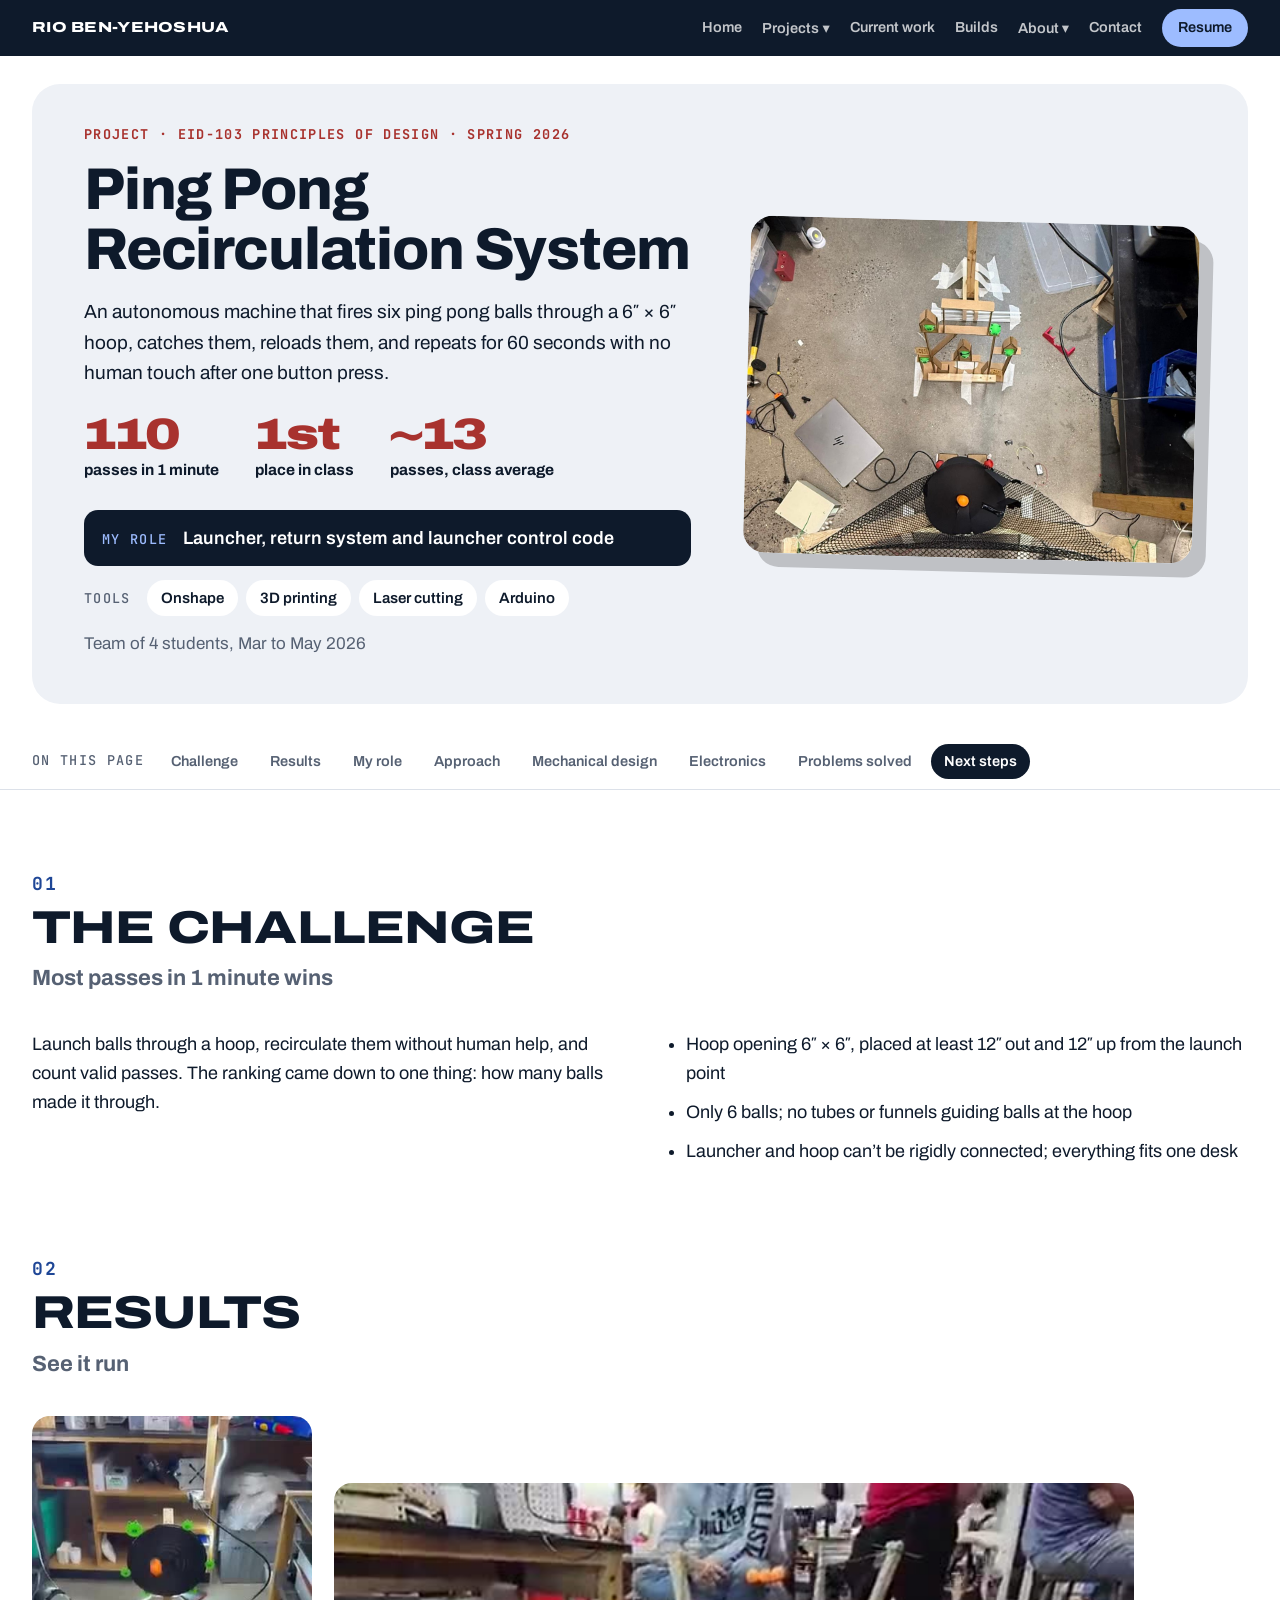
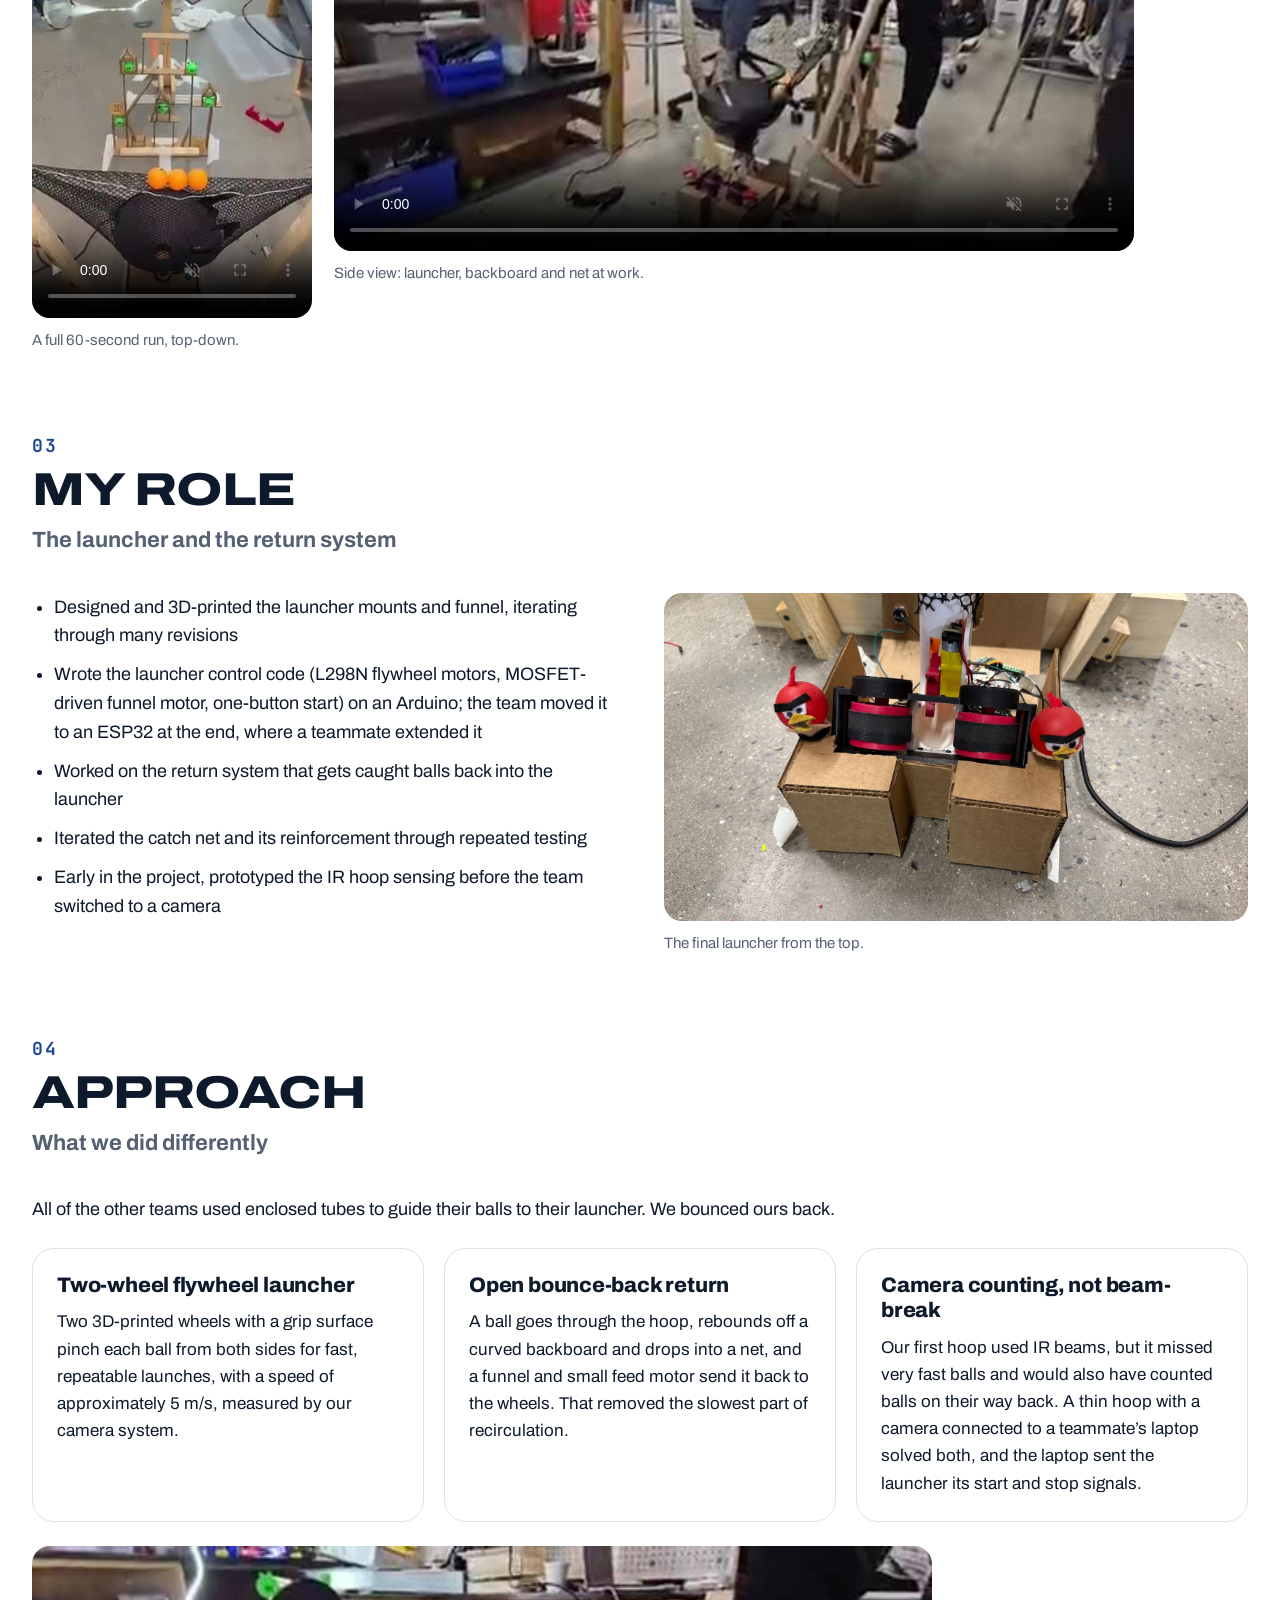
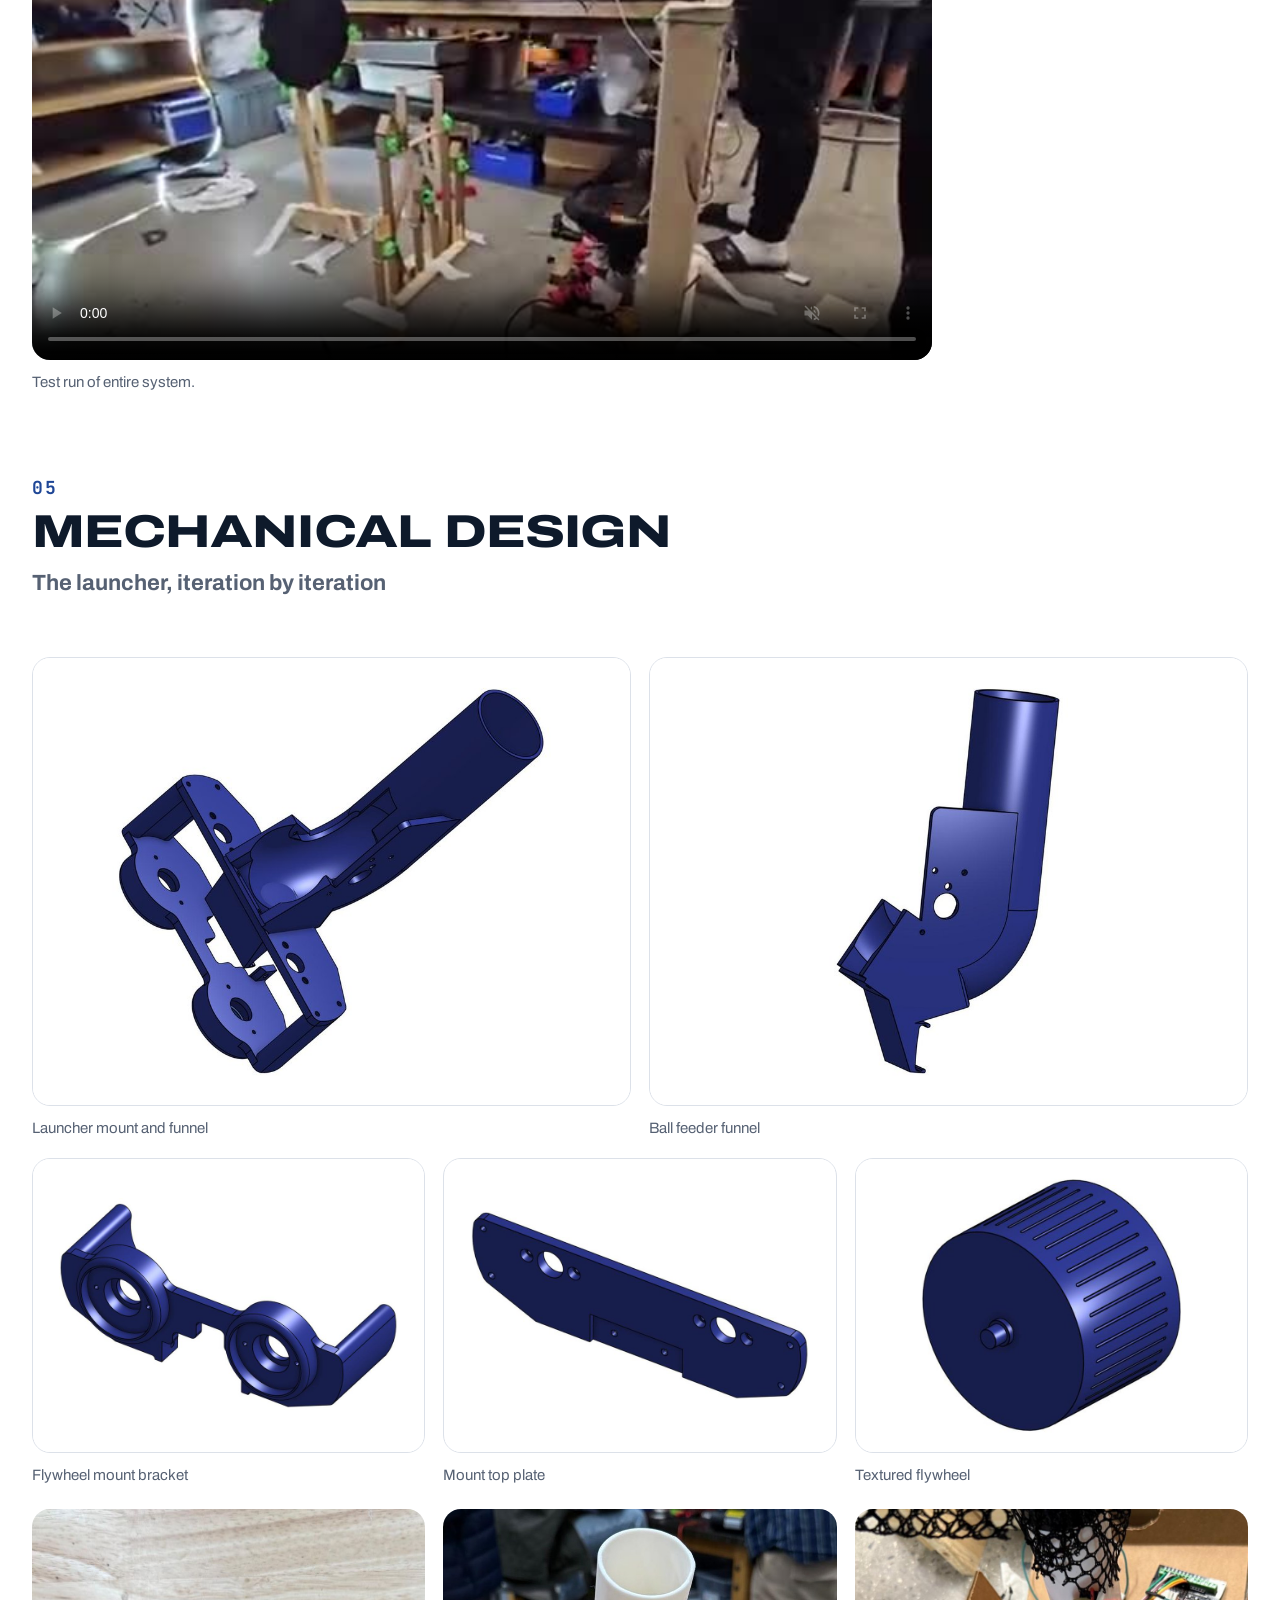
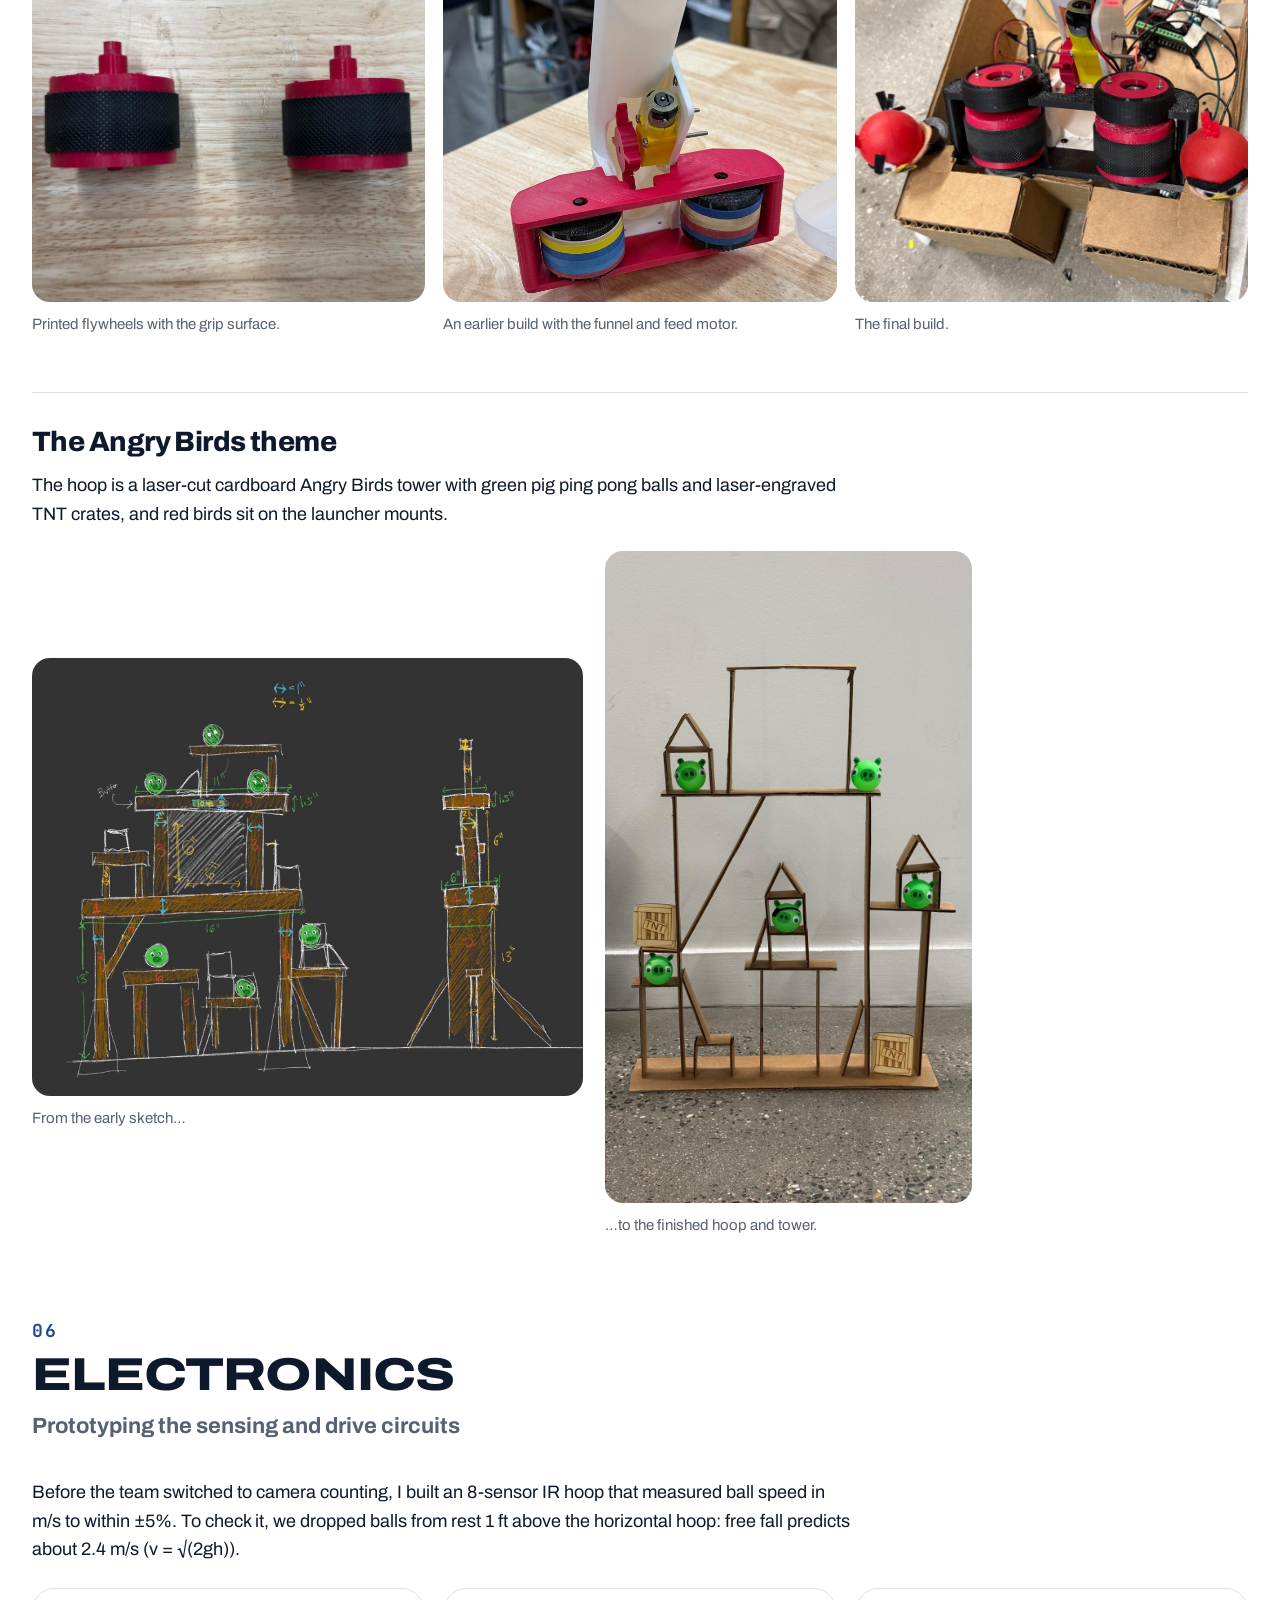
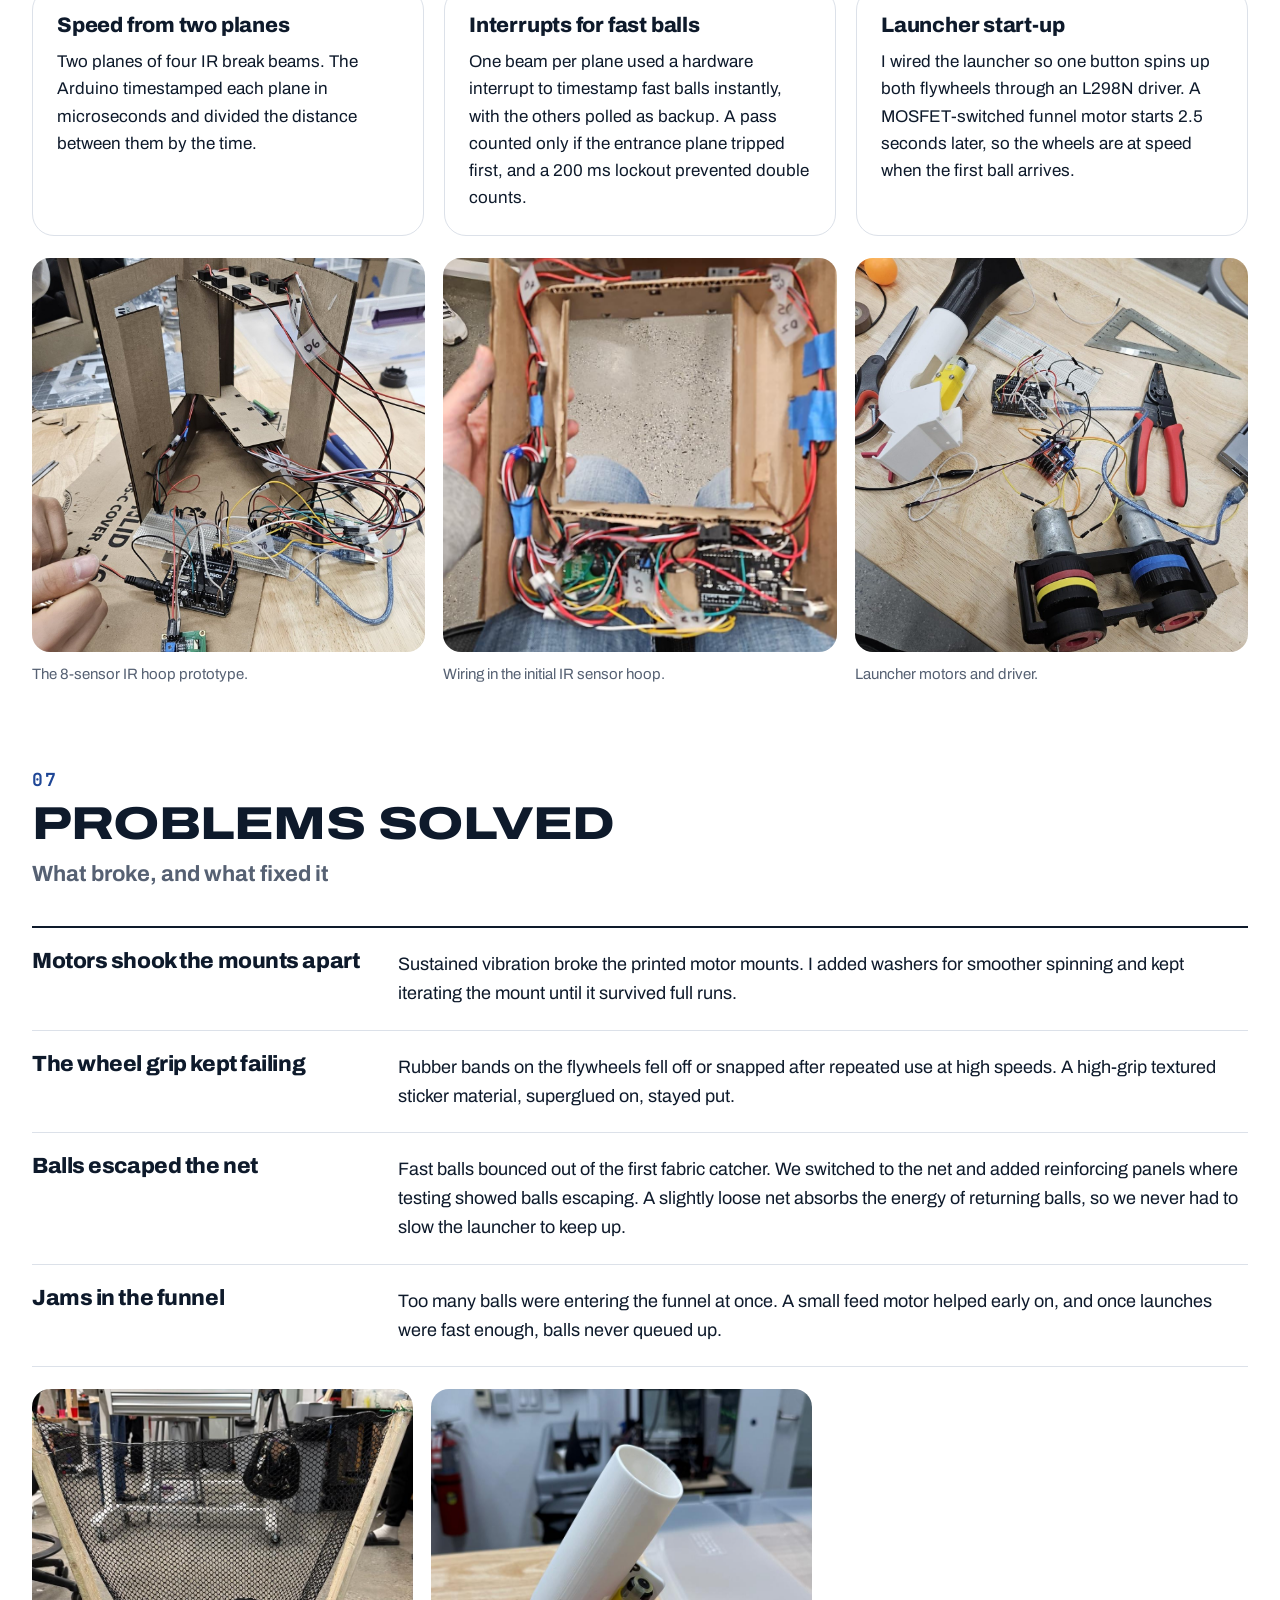
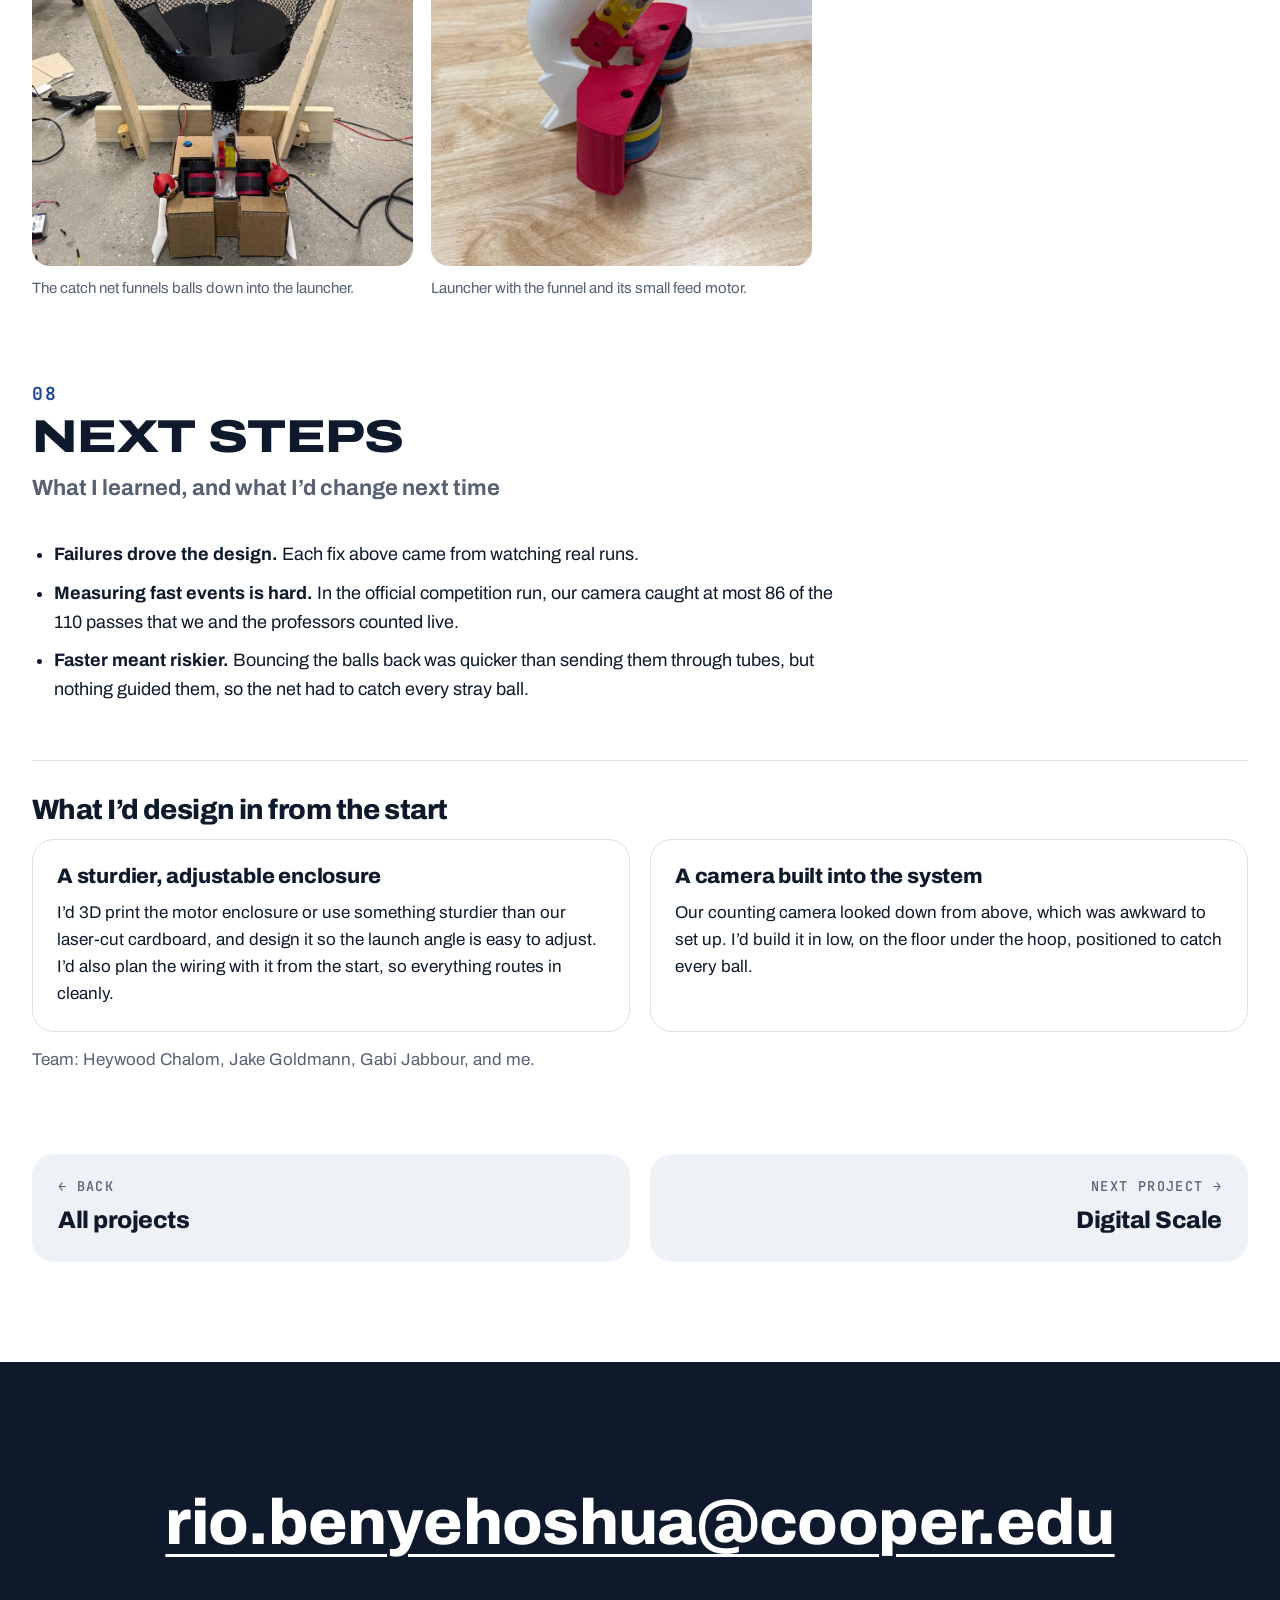
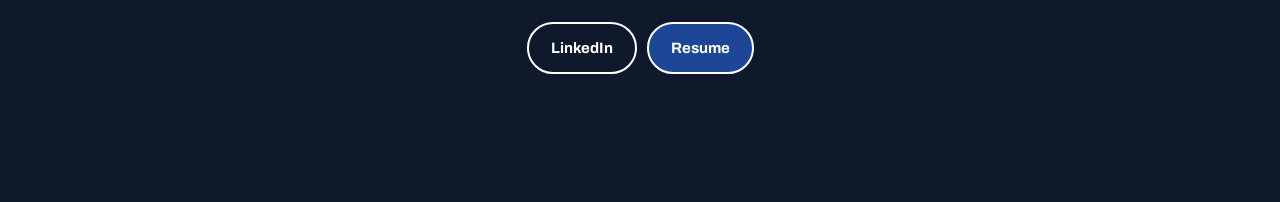
<file: ping-pong.html>
<!DOCTYPE html>
<html lang="en">
<head>
<meta charset="utf-8">
<meta name="viewport" content="width=device-width, initial-scale=1, viewport-fit=cover">
<title>Ping Pong Recirculation System | Rio Ben-Yehoshua</title>
<meta name="description" content="An autonomous ping pong machine that scored 110 passes in 1 minute and placed 1st in class (class average: ~13 passes).">
<meta name="theme-color" content="#0e1a2b">
<meta property="og:type" content="article">
<meta property="og:site_name" content="Rio Ben-Yehoshua">
<meta property="og:title" content="Ping Pong Recirculation System | Rio Ben-Yehoshua">
<meta property="og:description" content="An autonomous ping pong machine that scored 110 passes in 1 minute and placed 1st in class (class average: ~13 passes).">
<link rel="icon" href="images/favicon.svg" type="image/svg+xml">
<link rel="preconnect" href="https://fonts.googleapis.com">
<link rel="preconnect" href="https://fonts.gstatic.com" crossorigin>
<link rel="stylesheet" href="https://fonts.googleapis.com/css2?family=Archivo:wdth,wght@62..125,400..900&family=JetBrains+Mono:wght@500;700&display=swap">
<link rel="stylesheet" href="css/style.css?v=21">
</head>
<body class="inner p-red">
<nav class="nav"><div class="wrap"><a class="brand" href="index.html">Rio Ben-Yehoshua</a><button class="navtoggle" type="button" aria-expanded="false">Menu</button><div class="links"><a href="index.html">Home</a><div class="dd"><a href="index.html#projects" data-s="projects">Projects ▾</a><div class="menu"><div><a href="ping-pong.html">Ping Pong Recirculation System<small>Autonomous launch-and-catch machine</small></a><a href="load-cell-scale.html">Digital Scale<small>Arduino scale built on four load cells</small></a><a href="plantplex.html">PlantPlex<small>Self-watering indoor farming grid</small></a><a class="sep" href="index.html#projects">See all projects →</a></div></div></div><a href="index.html#current">Current work</a><a href="index.html#shop">Builds</a><div class="dd"><a href="index.html#profile" data-s="profile skills activities">About ▾</a><div class="menu sm"><div><a href="index.html#profile">About me</a><a href="index.html#skills">Skills</a><a href="index.html#activities">Beyond the classroom</a></div></div></div><a href="index.html#contact">Contact</a><a class="cta" href="files/Rio-Ben-Yehoshua-Resume.pdf" target="_blank" rel="noopener">Resume</a></div></div></nav>
<header class="pagehead"><div class="wrap"><div class="herobox">
  <div class="grid">
    <div>
      <span class="mono" style="color:var(--c);font-weight:700">Project · EID-103 Principles of Design · Spring 2026</span>
      <h1>Ping Pong Recirculation System</h1>
      <p class="intro">An autonomous machine that fires six ping pong balls through a 6″ × 6″ hoop, catches them, reloads them, and repeats for 60 seconds with no human touch after one button press.</p>
      <div class="statrow"><div><b>110</b><span>passes in 1 minute</span></div><div><b>1st</b><span>place in class</span></div><div><b>~13</b><span>passes, class average</span></div></div>
      <p class="rolebox"><span class="mono">My role</span><span>Launcher, return system and launcher control code</span></p>
      <div class="tools"><span class="mono">Tools</span><span class="pill">Onshape</span><span class="pill">3D printing</span><span class="pill">Laser cutting</span><span class="pill">Arduino</span></div>
      <p class="byline">Team of 4 students, Mar to May 2026</p>
    </div>
    <div class="photo"><img src="images/pingpong/hero.jpg" alt="Top-down view of the full launcher, hoop and net system" style="object-position:50% 70%"></div>
  </div>
</div></div></header>
<nav class="toc" aria-label="On this page"><div class="wrap"><span class="mono">On this page</span><a href="#challenge">Challenge</a><a href="#results">Results</a><a href="#role">My role</a><a href="#approach">Approach</a><a href="#mechanical">Mechanical design</a><a href="#electronics">Electronics</a><a href="#problems">Problems solved</a><a href="#next">Next steps</a></div></nav>
<section id="challenge"><div class="wrap">
  <div class="stitle"><span class="mono">01</span><h2>The challenge</h2><p class="lead2">Most passes in 1 minute wins</p></div>
  <div class="split">
    <div>
      <p class="txt">Launch balls through a hoop, recirculate them without human help, and count valid passes. The ranking came down to one thing: how many balls made it through.</p>
    </div>
    <div>
      <ul class="list">
        <li>Hoop opening 6″ × 6″, placed at least 12″ out and 12″ up from the launch point</li>
        <li>Only 6 balls; no tubes or funnels guiding balls at the hoop</li>
        <li>Launcher and hoop can’t be rigidly connected; everything fits one desk</li>
      </ul>
    </div>
  </div>
</div></section>
<section id="results"><div class="wrap">
  <div class="stitle"><span class="mono">02</span><h2>Results</h2><p class="lead2">See it run</p></div>
  <div class="vids"><figure class="fig"><video data-autoplay muted loop playsinline controls preload="none" poster="images/pingpong/video-full-run-poster.jpg" src="videos/pingpong-full-run.mp4"></video><figcaption>A full 60-second run, top-down.</figcaption></figure><figure class="fig"><video data-autoplay muted loop playsinline controls preload="none" poster="images/pingpong/video-side-view-poster.jpg" src="videos/pingpong-side-view.mp4"></video><figcaption>Side view: launcher, backboard and net at work.</figcaption></figure></div>
</div></section>
<section id="role"><div class="wrap">
  <div class="stitle"><span class="mono">03</span><h2>My role</h2><p class="lead2">The launcher and the return system</p></div>
  <div class="split">
    <ul class="list">
      <li>Designed and 3D-printed the launcher mounts and funnel, iterating through many revisions</li>
      <li>Wrote the launcher control code (L298N flywheel motors, MOSFET-driven funnel motor, one-button start) on an Arduino; the team moved it to an ESP32 at the end, where a teammate extended it</li>
      <li>Worked on the return system that gets caught balls back into the launcher</li>
      <li>Iterated the catch net and its reinforcement through repeated testing</li>
      <li>Early in the project, prototyped the IR hoop sensing before the team switched to a camera</li>
    </ul>
    <figure class="fig"><img loading="lazy" decoding="async" src="images/pingpong/launcher-final.jpg" alt="Final launcher with red 3D-printed flywheels and an Angry Bird on each side"><figcaption>The final launcher from the top.</figcaption></figure>
  </div>
</div></section>
<section id="approach"><div class="wrap">
  <div class="stitle"><span class="mono">04</span><h2>Approach</h2><p class="lead2">What we did differently</p></div>
  <p class="txt" style="margin-bottom:24px">All of the other teams used enclosed tubes to guide their balls to their launcher. We bounced ours back.</p>
  <div class="g3"><div class="cell rv"><h3>Two-wheel flywheel launcher</h3><p>Two 3D-printed wheels with a grip surface pinch each ball from both sides for fast, repeatable launches, with a speed of approximately 5 m/s, measured by our camera system.</p></div><div class="cell rv"><h3>Open bounce-back return</h3><p>A ball goes through the hoop, rebounds off a curved backboard and drops into a net, and a funnel and small feed motor send it back to the wheels. That removed the slowest part of recirculation.</p></div><div class="cell rv"><h3>Camera counting, not beam-break</h3><p>Our first hoop used IR beams, but it missed very fast balls and would also have counted balls on their way back. A thin hoop with a camera connected to a teammate’s laptop solved both, and the laptop sent the launcher its start and stop signals.</p></div></div>
  <div style="margin-top:24px;max-width:900px"><figure class="fig"><video data-autoplay muted loop playsinline controls preload="none" poster="images/pingpong/video-launch-poster.jpg" src="videos/pingpong-launch.mp4"></video><figcaption>Test run of entire system.</figcaption></figure></div>
</div></section>
<section id="mechanical"><div class="wrap">
  <div class="stitle"><span class="mono">05</span><h2>Mechanical design</h2><p class="lead2">The launcher, iteration by iteration</p></div>
  <div class="shots cad"><figure class="fig"><img loading="lazy" decoding="async" src="images/pingpong/cad-mount-funnel.jpg" alt="CAD of the launcher mount and funnel"><figcaption>Launcher mount and funnel</figcaption></figure><figure class="fig"><img loading="lazy" decoding="async" src="images/pingpong/cad-funnel.jpg" alt="CAD of the ball feeder funnel"><figcaption>Ball feeder funnel</figcaption></figure><figure class="fig"><img loading="lazy" decoding="async" src="images/pingpong/cad-two-wheel-bracket.jpg" alt="CAD of the flywheel mount bracket"><figcaption>Flywheel mount bracket</figcaption></figure><figure class="fig"><img loading="lazy" decoding="async" src="images/pingpong/cad-side-plate.jpg" alt="CAD of the mount top plate"><figcaption>Mount top plate</figcaption></figure><figure class="fig"><img loading="lazy" decoding="async" src="images/pingpong/cad-flywheel.jpg" alt="CAD of a flywheel"><figcaption>Textured flywheel</figcaption></figure></div>
  <div class="shots c3 sq"><figure class="fig"><img loading="lazy" decoding="async" src="images/pingpong/flywheels.jpg" alt="Printed flywheels with a grip surface"><figcaption>Printed flywheels with the grip surface.</figcaption></figure><figure class="fig"><img loading="lazy" decoding="async" src="images/pingpong/launcher-early.jpg" alt="Earlier launcher build with funnel and feed motor"><figcaption>An earlier build with the funnel and feed motor.</figcaption></figure><figure class="fig"><img loading="lazy" decoding="async" src="images/pingpong/launcher-final-build.jpg" alt="Final launcher build with birds, wheels and electronics"><figcaption>The final build.</figcaption></figure></div>
  <h3 class="subh" id="theme">The Angry Birds theme</h3>
  <p class="txt">The hoop is a laser-cut cardboard Angry Birds tower with green pig ping pong balls and laser-engraved TNT crates, and red birds sit on the launcher mounts.</p>
  <div class="pairs" style="max-width:940px"><figure class="fig"><img loading="lazy" decoding="async" src="images/pingpong/sketch.jpg" alt="Early sketch of the structure"><figcaption>From the early sketch…</figcaption></figure><figure class="fig"><img loading="lazy" decoding="async" src="images/pingpong/hoop-tower.jpg" alt="Finished cardboard hoop and pig tower"><figcaption>…to the finished hoop and tower.</figcaption></figure></div>
</div></section>
<section id="electronics"><div class="wrap">
  <div class="stitle"><span class="mono">06</span><h2>Electronics</h2><p class="lead2">Prototyping the sensing and drive circuits</p></div>
  <p class="txt" style="margin-bottom:24px">Before the team switched to camera counting, I built an 8-sensor IR hoop that measured ball speed in m/s to within ±5%. To check it, we dropped balls from rest 1 ft above the horizontal hoop: free fall predicts about 2.4 m/s (v = √(2gh)).</p>
  <div class="g3"><div class="cell rv"><h3>Speed from two planes</h3><p>Two planes of four IR break beams. The Arduino timestamped each plane in microseconds and divided the distance between them by the time.</p></div><div class="cell rv"><h3>Interrupts for fast balls</h3><p>One beam per plane used a hardware interrupt to timestamp fast balls instantly, with the others polled as backup. A pass counted only if the entrance plane tripped first, and a 200 ms lockout prevented double counts.</p></div><div class="cell rv"><h3>Launcher start-up</h3><p>I wired the launcher so one button spins up both flywheels through an L298N driver. A MOSFET-switched funnel motor starts 2.5 seconds later, so the wheels are at speed when the first ball arrives.</p></div></div>
  <div class="shots c3 sq"><figure class="fig"><img loading="lazy" decoding="async" src="images/pingpong/ir-hoop-prototype.jpg" alt="IR hoop sensor prototype wired to an Arduino"><figcaption>The 8-sensor IR hoop prototype.</figcaption></figure><figure class="fig"><img loading="lazy" decoding="async" src="images/pingpong/wiring-enclosure.jpg" alt="Wiring inside the initial IR sensor hoop"><figcaption>Wiring in the initial IR sensor hoop.</figcaption></figure><figure class="fig"><img loading="lazy" decoding="async" src="images/pingpong/launcher-wiring.jpg" alt="Launcher flywheel motors wired to the motor driver"><figcaption>Launcher motors and driver.</figcaption></figure></div>
</div></section>
<section id="problems"><div class="wrap">
  <div class="stitle"><span class="mono">07</span><h2>Problems solved</h2><p class="lead2">What broke, and what fixed it</p></div>
  <div class="rows two rv">
    <div><h3>Motors shook the mounts apart</h3><p>Sustained vibration broke the printed motor mounts. I added washers for smoother spinning and kept iterating the mount until it survived full runs.</p></div>
    <div><h3>The wheel grip kept failing</h3><p>Rubber bands on the flywheels fell off or snapped after repeated use at high speeds. A high-grip textured sticker material, superglued on, stayed put.</p></div>
    <div><h3>Balls escaped the net</h3><p>Fast balls bounced out of the first fabric catcher. We switched to the net and added reinforcing panels where testing showed balls escaping. A slightly loose net absorbs the energy of returning balls, so we never had to slow the launcher to keep up.</p></div>
    <div><h3>Jams in the funnel</h3><p>Too many balls were entering the funnel at once. A small feed motor helped early on, and once launches were fast enough, balls never queued up.</p></div>
  </div>
  <div class="shots c2 tall"><figure class="fig"><img loading="lazy" decoding="async" src="images/pingpong/catch-net.jpg" alt="Catch net stretched on wooden frame above the launcher" style="object-position:50% 85%"><figcaption>The catch net funnels balls down into the launcher.</figcaption></figure><figure class="fig"><img loading="lazy" decoding="async" src="images/pingpong/launcher-funnel-motor.jpg" alt="Launcher with the funnel and its small feed motor" style="object-position:50% 40%"><figcaption>Launcher with the funnel and its small feed motor.</figcaption></figure></div>
</div></section>
<section id="next"><div class="wrap">
  <div class="stitle"><span class="mono">08</span><h2>Next steps</h2><p class="lead2">What I learned, and what I’d change next time</p></div>
  <ul class="list" style="max-width:820px">
    <li><b>Failures drove the design.</b> Each fix above came from watching real runs.</li>
    <li><b>Measuring fast events is hard.</b> In the official competition run, our camera caught at most 86 of the 110 passes that we and the professors counted live.</li>
    <li><b>Faster meant riskier.</b> Bouncing the balls back was quicker than sending them through tubes, but nothing guided them, so the net had to catch every stray ball.</li>
  </ul>
  <h3 class="subh">What I’d design in from the start</h3>
  <div class="g2"><div class="cell rv"><h3>A sturdier, adjustable enclosure</h3><p>I’d 3D print the motor enclosure or use something sturdier than our laser-cut cardboard, and design it so the launch angle is easy to adjust. I’d also plan the wiring with it from the start, so everything routes in cleanly.</p></div><div class="cell rv"><h3>A camera built into the system</h3><p>Our counting camera looked down from above, which was awkward to set up. I’d build it in low, on the floor under the hoop, positioned to catch every ball.</p></div></div>
  <p class="byline">Team: Heywood Chalom, Jake Goldmann, Gabi Jabbour, and me.</p>
</div></section>
<div class="wrap"><nav class="pager" aria-label="More projects"><a href="index.html#projects"><span class="mono">← Back</span><b>All projects</b></a><a class="nx" href="load-cell-scale.html"><span class="mono">Next project →</span><b>Digital Scale</b></a></nav></div>
<section class="contact" id="contact"><div class="wrap rv">
  <a class="mail" href="mailto:rio.benyehoshua@cooper.edu">rio.benyehoshua@cooper.edu</a>
  <div class="btns" style="justify-content:center"><a class="btn" href="https://www.linkedin.com/in/rio-ben-yehoshua-609740366/" target="_blank" rel="noopener">LinkedIn</a><a class="btn solid" href="files/Rio-Ben-Yehoshua-Resume.pdf" target="_blank" rel="noopener">Resume</a></div>
</div></section>
<script src="js/site.js?v=11" defer></script>
</body>
</html>
</file>
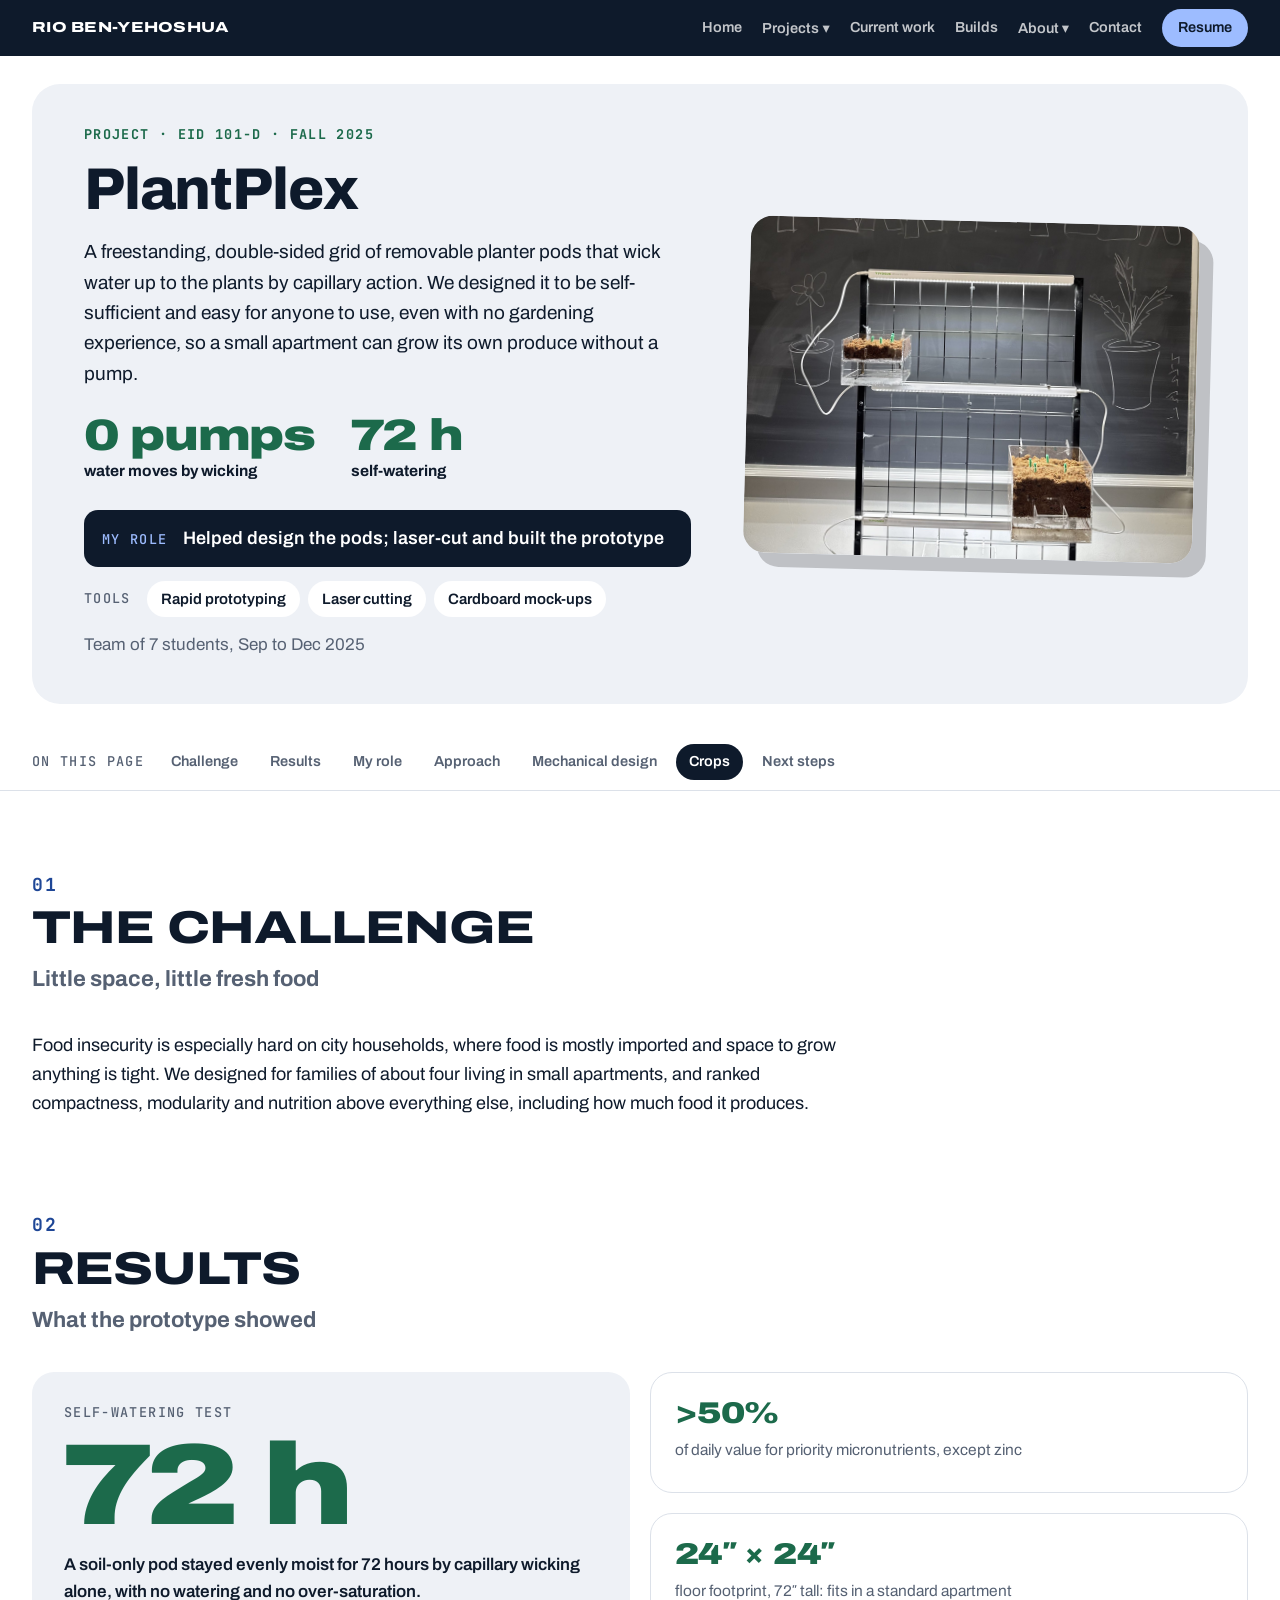
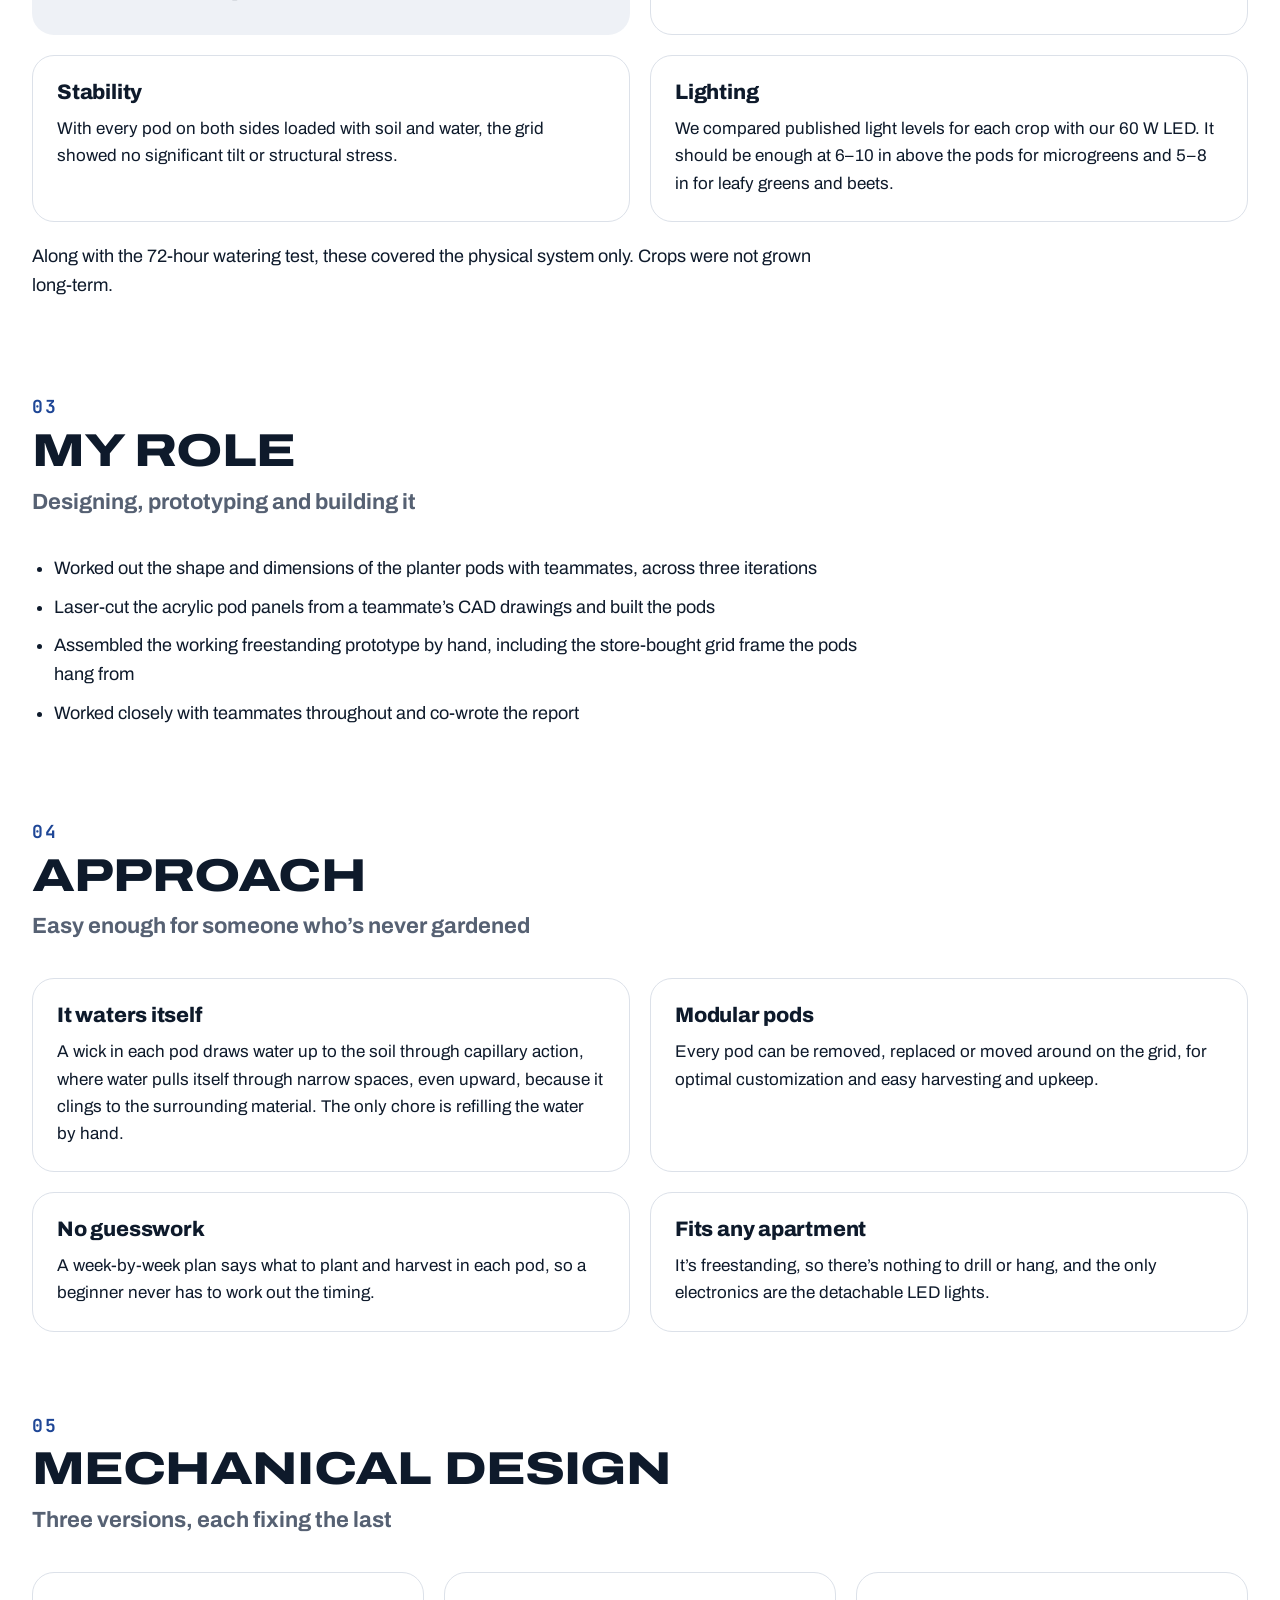
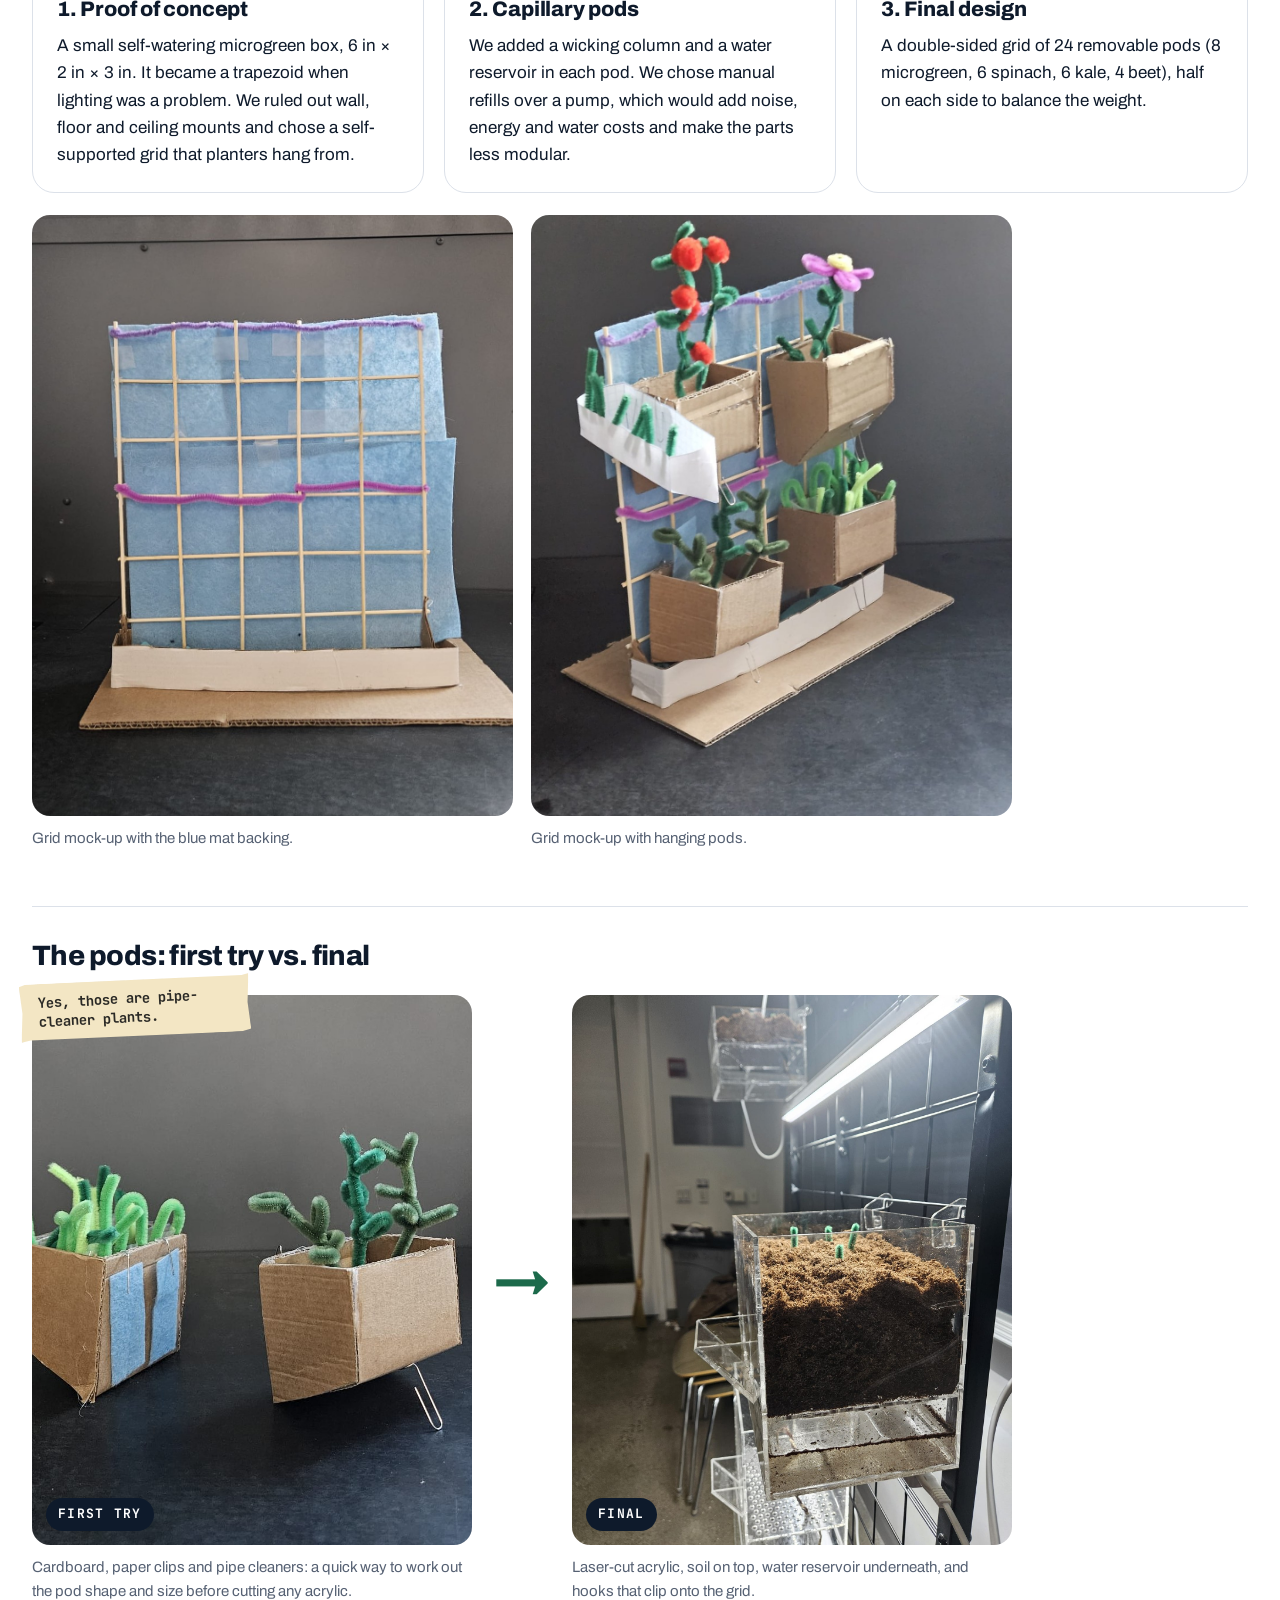
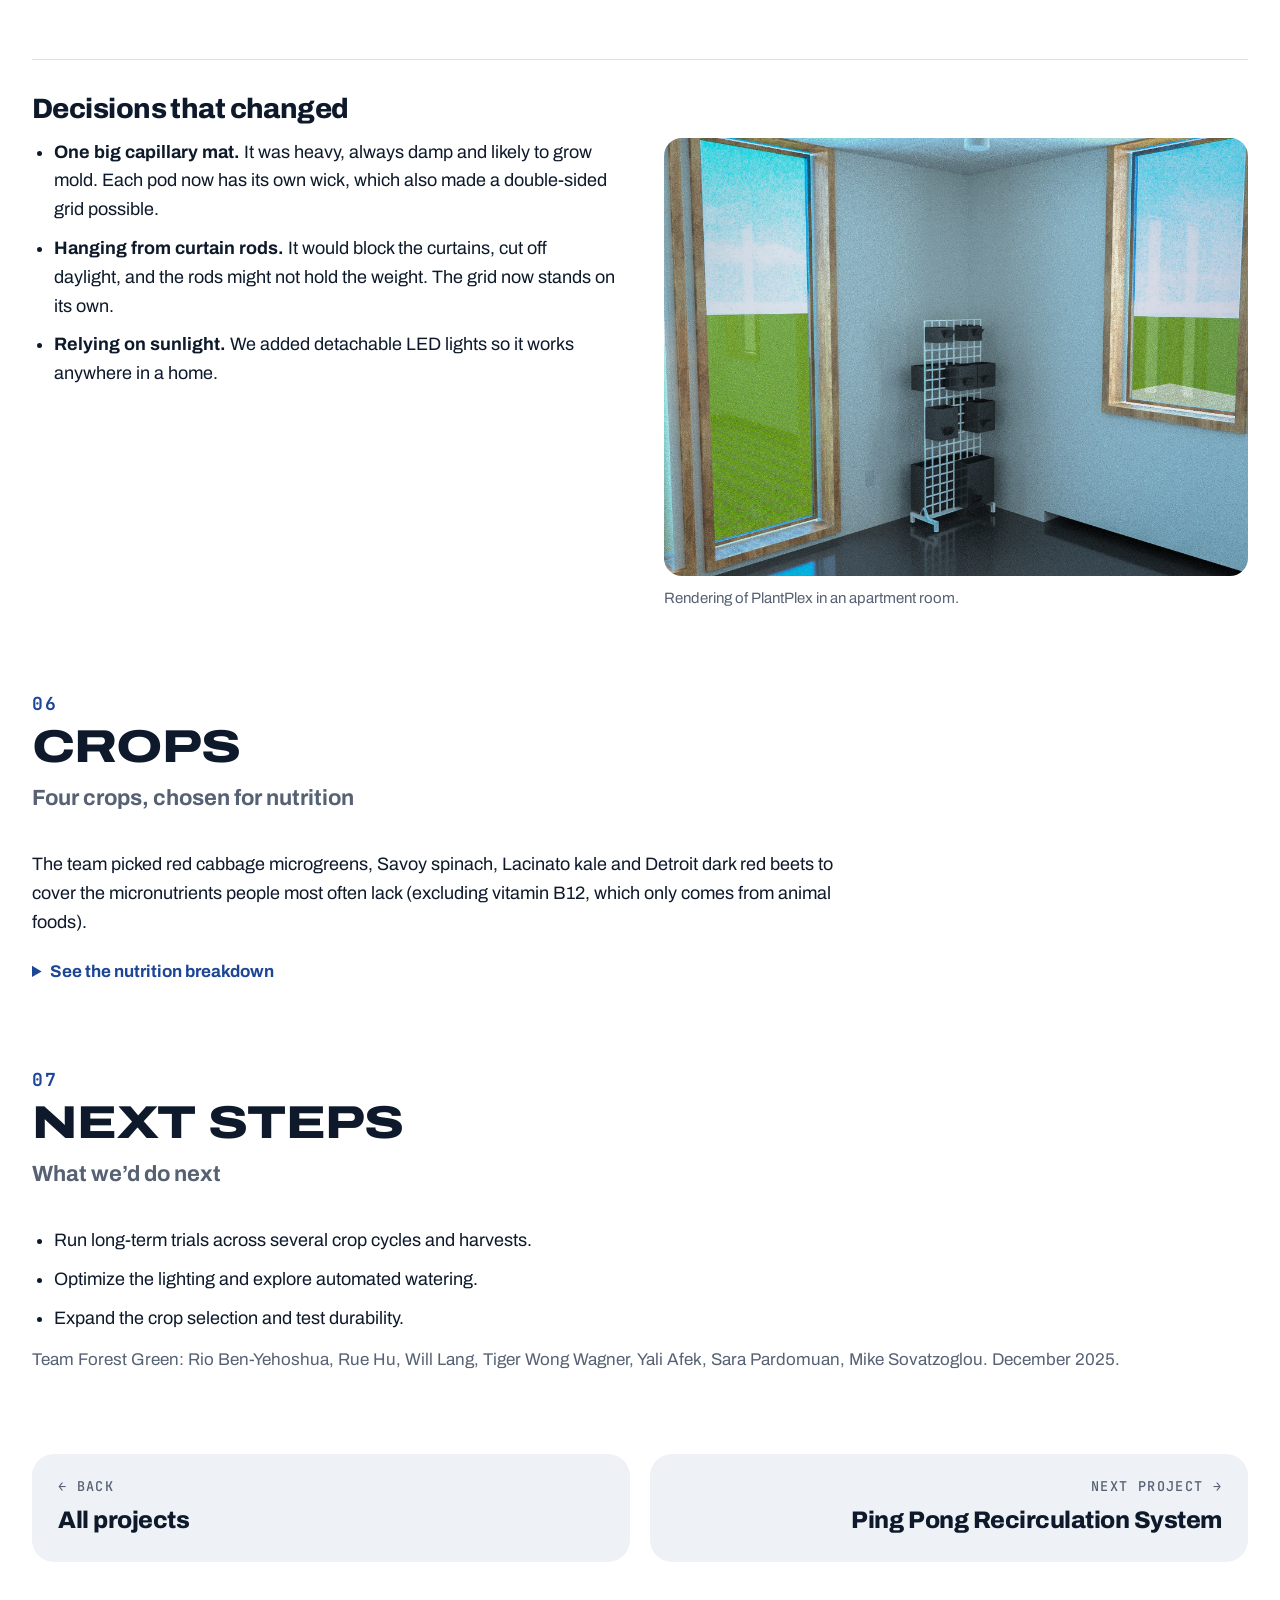
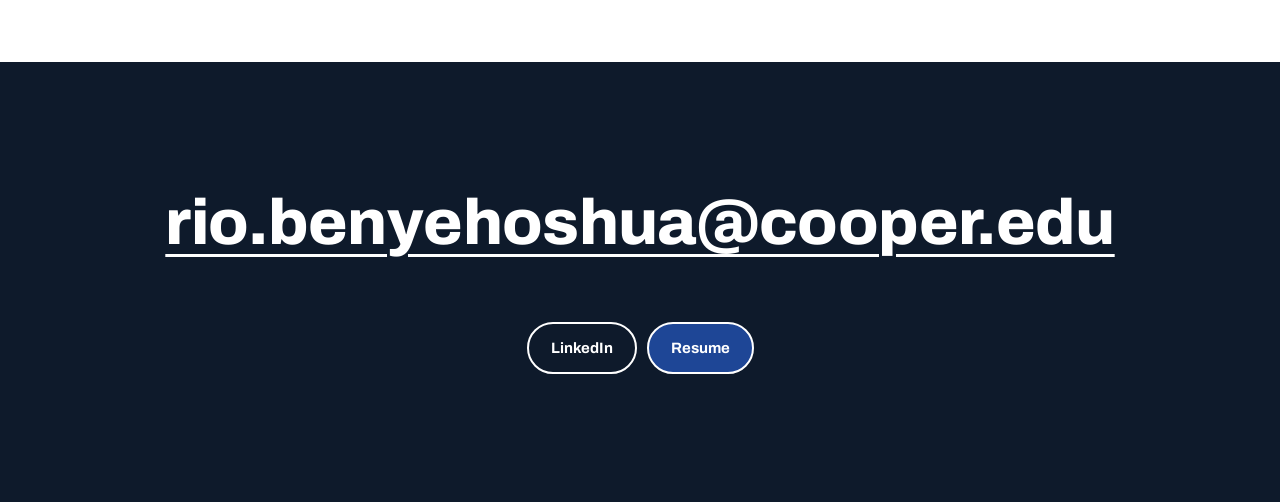
<file: plantplex.html>
<!DOCTYPE html>
<html lang="en">
<head>
<meta charset="utf-8">
<meta name="viewport" content="width=device-width, initial-scale=1, viewport-fit=cover">
<title>PlantPlex | Rio Ben-Yehoshua</title>
<meta name="description" content="A self-sufficient indoor farming grid for small apartments: removable pods that wick water by capillary action, with no pump.">
<meta name="theme-color" content="#0e1a2b">
<meta property="og:type" content="article">
<meta property="og:site_name" content="Rio Ben-Yehoshua">
<meta property="og:title" content="PlantPlex | Rio Ben-Yehoshua">
<meta property="og:description" content="A self-sufficient indoor farming grid for small apartments: removable pods that wick water by capillary action, with no pump.">
<link rel="icon" href="images/favicon.svg" type="image/svg+xml">
<link rel="preconnect" href="https://fonts.googleapis.com">
<link rel="preconnect" href="https://fonts.gstatic.com" crossorigin>
<link rel="stylesheet" href="https://fonts.googleapis.com/css2?family=Archivo:wdth,wght@62..125,400..900&family=JetBrains+Mono:wght@500;700&display=swap">
<link rel="stylesheet" href="css/style.css?v=21">
</head>
<body class="inner p-green">
<nav class="nav"><div class="wrap"><a class="brand" href="index.html">Rio Ben-Yehoshua</a><button class="navtoggle" type="button" aria-expanded="false">Menu</button><div class="links"><a href="index.html">Home</a><div class="dd"><a href="index.html#projects" data-s="projects">Projects ▾</a><div class="menu"><div><a href="ping-pong.html">Ping Pong Recirculation System<small>Autonomous launch-and-catch machine</small></a><a href="load-cell-scale.html">Digital Scale<small>Arduino scale built on four load cells</small></a><a href="plantplex.html">PlantPlex<small>Self-watering indoor farming grid</small></a><a class="sep" href="index.html#projects">See all projects →</a></div></div></div><a href="index.html#current">Current work</a><a href="index.html#shop">Builds</a><div class="dd"><a href="index.html#profile" data-s="profile skills activities">About ▾</a><div class="menu sm"><div><a href="index.html#profile">About me</a><a href="index.html#skills">Skills</a><a href="index.html#activities">Beyond the classroom</a></div></div></div><a href="index.html#contact">Contact</a><a class="cta" href="files/Rio-Ben-Yehoshua-Resume.pdf" target="_blank" rel="noopener">Resume</a></div></div></nav>
<header class="pagehead"><div class="wrap"><div class="herobox">
  <div class="grid">
    <div>
      <span class="mono" style="color:var(--c);font-weight:700">Project · EID 101-D · Fall 2025</span>
      <h1>PlantPlex</h1>
      <p class="intro">A freestanding, double-sided grid of removable planter pods that wick water up to the plants by capillary action. We designed it to be self-sufficient and easy for anyone to use, even with no gardening experience, so a small apartment can grow its own produce without a pump.</p>
      <div class="statrow"><div><b>0 pumps</b><span>water moves by wicking</span></div><div><b>72 h</b><span>self-watering</span></div></div>
      <p class="rolebox"><span class="mono">My role</span><span>Helped design the pods; laser-cut and built the prototype</span></p>
      <div class="tools"><span class="mono">Tools</span><span class="pill">Rapid prototyping</span><span class="pill">Laser cutting</span><span class="pill">Cardboard mock-ups</span></div>
      <p class="byline">Team of 7 students, Sep to Dec 2025</p>
    </div>
    <div class="photo"><img src="images/plantplex/hero-grid.jpg" alt="PlantPlex grid prototype with two planter pods and an LED light" style="object-position:50% 62%"></div>
  </div>
</div></div></header>
<nav class="toc" aria-label="On this page"><div class="wrap"><span class="mono">On this page</span><a href="#challenge">Challenge</a><a href="#results">Results</a><a href="#role">My role</a><a href="#approach">Approach</a><a href="#mechanical">Mechanical design</a><a href="#crops">Crops</a><a href="#next">Next steps</a></div></nav>
<section id="challenge"><div class="wrap">
  <div class="stitle"><span class="mono">01</span><h2>The challenge</h2><p class="lead2">Little space, little fresh food</p></div>
  <p class="txt">Food insecurity is especially hard on city households, where food is mostly imported and space to grow anything is tight. We designed for families of about four living in small apartments, and ranked compactness, modularity and nutrition above everything else, including how much food it produces.</p>
</div></section>
<section id="results"><div class="wrap">
  <div class="stitle"><span class="mono">02</span><h2>Results</h2><p class="lead2">What the prototype showed</p></div>
  <div class="res">
    <div class="result rv"><span class="mono">Self-watering test</span><b>72 h</b><p>A soil-only pod stayed evenly moist for 72 hours by capillary wicking alone, with no watering and no over-saturation.</p></div>
    <div class="mini one"><div class="cell"><b>&gt;50%</b><p>of daily value for priority micronutrients, except zinc</p></div><div class="cell"><b>24″ × 24″</b><p>floor footprint, 72″ tall: fits in a standard apartment</p></div></div>
  </div>
  <div class="g2" style="margin-top:20px"><div class="cell rv"><h3>Stability</h3><p>With every pod on both sides loaded with soil and water, the grid showed no significant tilt or structural stress.</p></div><div class="cell rv"><h3>Lighting</h3><p>We compared published light levels for each crop with our 60 W LED. It should be enough at 6–10 in above the pods for microgreens and 5–8 in for leafy greens and beets.</p></div></div>
  <p class="txt" style="margin-top:20px">Along with the 72-hour watering test, these covered the physical system only. Crops were not grown long-term.</p>
</div></section>
<section id="role"><div class="wrap">
  <div class="stitle"><span class="mono">03</span><h2>My role</h2><p class="lead2">Designing, prototyping and building it</p></div>
  <ul class="list" style="max-width:860px">
    <li>Worked out the shape and dimensions of the planter pods with teammates, across three iterations</li><li>Laser-cut the acrylic pod panels from a teammate’s CAD drawings and built the pods</li>
    <li>Assembled the working freestanding prototype by hand, including the store-bought grid frame the pods hang from</li>
    <li>Worked closely with teammates throughout and co-wrote the report</li>
  </ul>
</div></section>
<section id="approach"><div class="wrap">
  <div class="stitle"><span class="mono">04</span><h2>Approach</h2><p class="lead2">Easy enough for someone who’s never gardened</p></div>
  <div class="g2"><div class="cell rv"><h3>It waters itself</h3><p>A wick in each pod draws water up to the soil through capillary action, where water pulls itself through narrow spaces, even upward, because it clings to the surrounding material. The only chore is refilling the water by hand.</p></div><div class="cell rv"><h3>Modular pods</h3><p>Every pod can be removed, replaced or moved around on the grid, for optimal customization and easy harvesting and upkeep.</p></div><div class="cell rv"><h3>No guesswork</h3><p>A week-by-week plan says what to plant and harvest in each pod, so a beginner never has to work out the timing.</p></div><div class="cell rv"><h3>Fits any apartment</h3><p>It’s freestanding, so there’s nothing to drill or hang, and the only electronics are the detachable LED lights.</p></div></div>
</div></section>
<section id="mechanical"><div class="wrap">
  <div class="stitle"><span class="mono">05</span><h2>Mechanical design</h2><p class="lead2">Three versions, each fixing the last</p></div>
  <div class="g3"><div class="cell rv"><h3>1. Proof of concept</h3><p>A small self-watering microgreen box, 6 in × 2 in × 3 in. It became a trapezoid when lighting was a problem. We ruled out wall, floor and ceiling mounts and chose a self-supported grid that planters hang from.</p></div><div class="cell rv"><h3>2. Capillary pods</h3><p>We added a wicking column and a water reservoir in each pod. We chose manual refills over a pump, which would add noise, energy and water costs and make the parts less modular.</p></div><div class="cell rv"><h3>3. Final design</h3><p>A double-sided grid of 24 removable pods (8 microgreen, 6 spinach, 6 kale, 4 beet), half on each side to balance the weight.</p></div></div>
  <div class="shots c2 tall" style="max-width:980px"><figure class="fig"><img loading="lazy" decoding="async" src="images/plantplex/mockup-grid-mat.jpg" alt="Grid mock-up with a blue backing mat"><figcaption>Grid mock-up with the blue mat backing.</figcaption></figure><figure class="fig"><img loading="lazy" decoding="async" src="images/plantplex/mockup-hanging.jpg" alt="Grid mock-up with hanging pods"><figcaption>Grid mock-up with hanging pods.</figcaption></figure></div>
  <h3 class="subh" id="pods">The pods: first try vs. final</h3>
  <div class="vs">
    <figure class="fig"><div class="vsimg"><img loading="lazy" decoding="async" src="images/plantplex/mockup-pods.jpg" alt="Cardboard mock-up pods with pipe-cleaner plants and paper-clip hooks"><span class="vstag mono">First try</span><p class="tape l">Yes, those are pipe-cleaner plants.</p></div><figcaption>Cardboard, paper clips and pipe cleaners: a quick way to work out the pod shape and size before cutting any acrylic.</figcaption></figure>
    <span class="vsarrow" aria-hidden="true">→</span>
    <figure class="fig"><div class="vsimg"><img loading="lazy" decoding="async" src="images/plantplex/pod-closeup.jpg" alt="Finished acrylic planter pod with soil, hanging on the grid under an LED light"><span class="vstag mono">Final</span></div><figcaption>Laser-cut acrylic, soil on top, water reservoir underneath, and hooks that clip onto the grid.</figcaption></figure>
  </div>
  <h3 class="subh" id="decisions">Decisions that changed</h3>
  <div class="split">
    <ul class="list">
      <li><b>One big capillary mat.</b> It was heavy, always damp and likely to grow mold. Each pod now has its own wick, which also made a double-sided grid possible.</li>
      <li><b>Hanging from curtain rods.</b> It would block the curtains, cut off daylight, and the rods might not hold the weight. The grid now stands on its own.</li>
      <li><b>Relying on sunlight.</b> We added detachable LED lights so it works anywhere in a home.</li>
    </ul>
    <figure class="fig"><img loading="lazy" decoding="async" src="images/plantplex/render.jpg" alt="Rendering of PlantPlex in an apartment room"><figcaption>Rendering of PlantPlex in an apartment room.</figcaption></figure>
  </div>
</div></section>
<section id="crops"><div class="wrap">
  <div class="stitle"><span class="mono">06</span><h2>Crops</h2><p class="lead2">Four crops, chosen for nutrition</p></div>
  <p class="txt">The team picked red cabbage microgreens, Savoy spinach, Lacinato kale and Detroit dark red beets to cover the micronutrients people most often lack (excluding vitamin B12, which only comes from animal foods).</p>
  <details class="more"><summary>See the nutrition breakdown</summary>
  <table class="tbl"><thead><tr><th>Priority nutrient</th><th>Daily value from one grid rack</th></tr></thead><tbody>
    <tr><td>Vitamin A</td><td>210–250%</td></tr><tr><td>Folate</td><td>60–90%</td></tr><tr><td>Iron</td><td>55–75%</td></tr><tr><td>Calcium</td><td>50–65%</td></tr><tr><td>Zinc</td><td>25–35% (needs supplementing)</td></tr></tbody></table>
  <p class="byline">Team analysis, averaged over a growing cycle for one adult.</p>
  </details>
</div></section>
<section id="next"><div class="wrap">
  <div class="stitle"><span class="mono">07</span><h2>Next steps</h2><p class="lead2">What we’d do next</p></div>
  <ul class="list" style="max-width:860px">
    <li>Run long-term trials across several crop cycles and harvests.</li>
    <li>Optimize the lighting and explore automated watering.</li>
    <li>Expand the crop selection and test durability.</li>
  </ul>
  <p class="byline">Team Forest Green: Rio Ben-Yehoshua, Rue Hu, Will Lang, Tiger Wong Wagner, Yali Afek, Sara Pardomuan, Mike Sovatzoglou. December 2025.</p>
</div></section>
<div class="wrap"><nav class="pager" aria-label="More projects"><a href="index.html#projects"><span class="mono">← Back</span><b>All projects</b></a><a class="nx" href="ping-pong.html"><span class="mono">Next project →</span><b>Ping Pong Recirculation System</b></a></nav></div>
<section class="contact" id="contact"><div class="wrap rv">
  <a class="mail" href="mailto:rio.benyehoshua@cooper.edu">rio.benyehoshua@cooper.edu</a>
  <div class="btns" style="justify-content:center"><a class="btn" href="https://www.linkedin.com/in/rio-ben-yehoshua-609740366/" target="_blank" rel="noopener">LinkedIn</a><a class="btn solid" href="files/Rio-Ben-Yehoshua-Resume.pdf" target="_blank" rel="noopener">Resume</a></div>
</div></section>
<script src="js/site.js?v=11" defer></script>
</body>
</html>
</file>
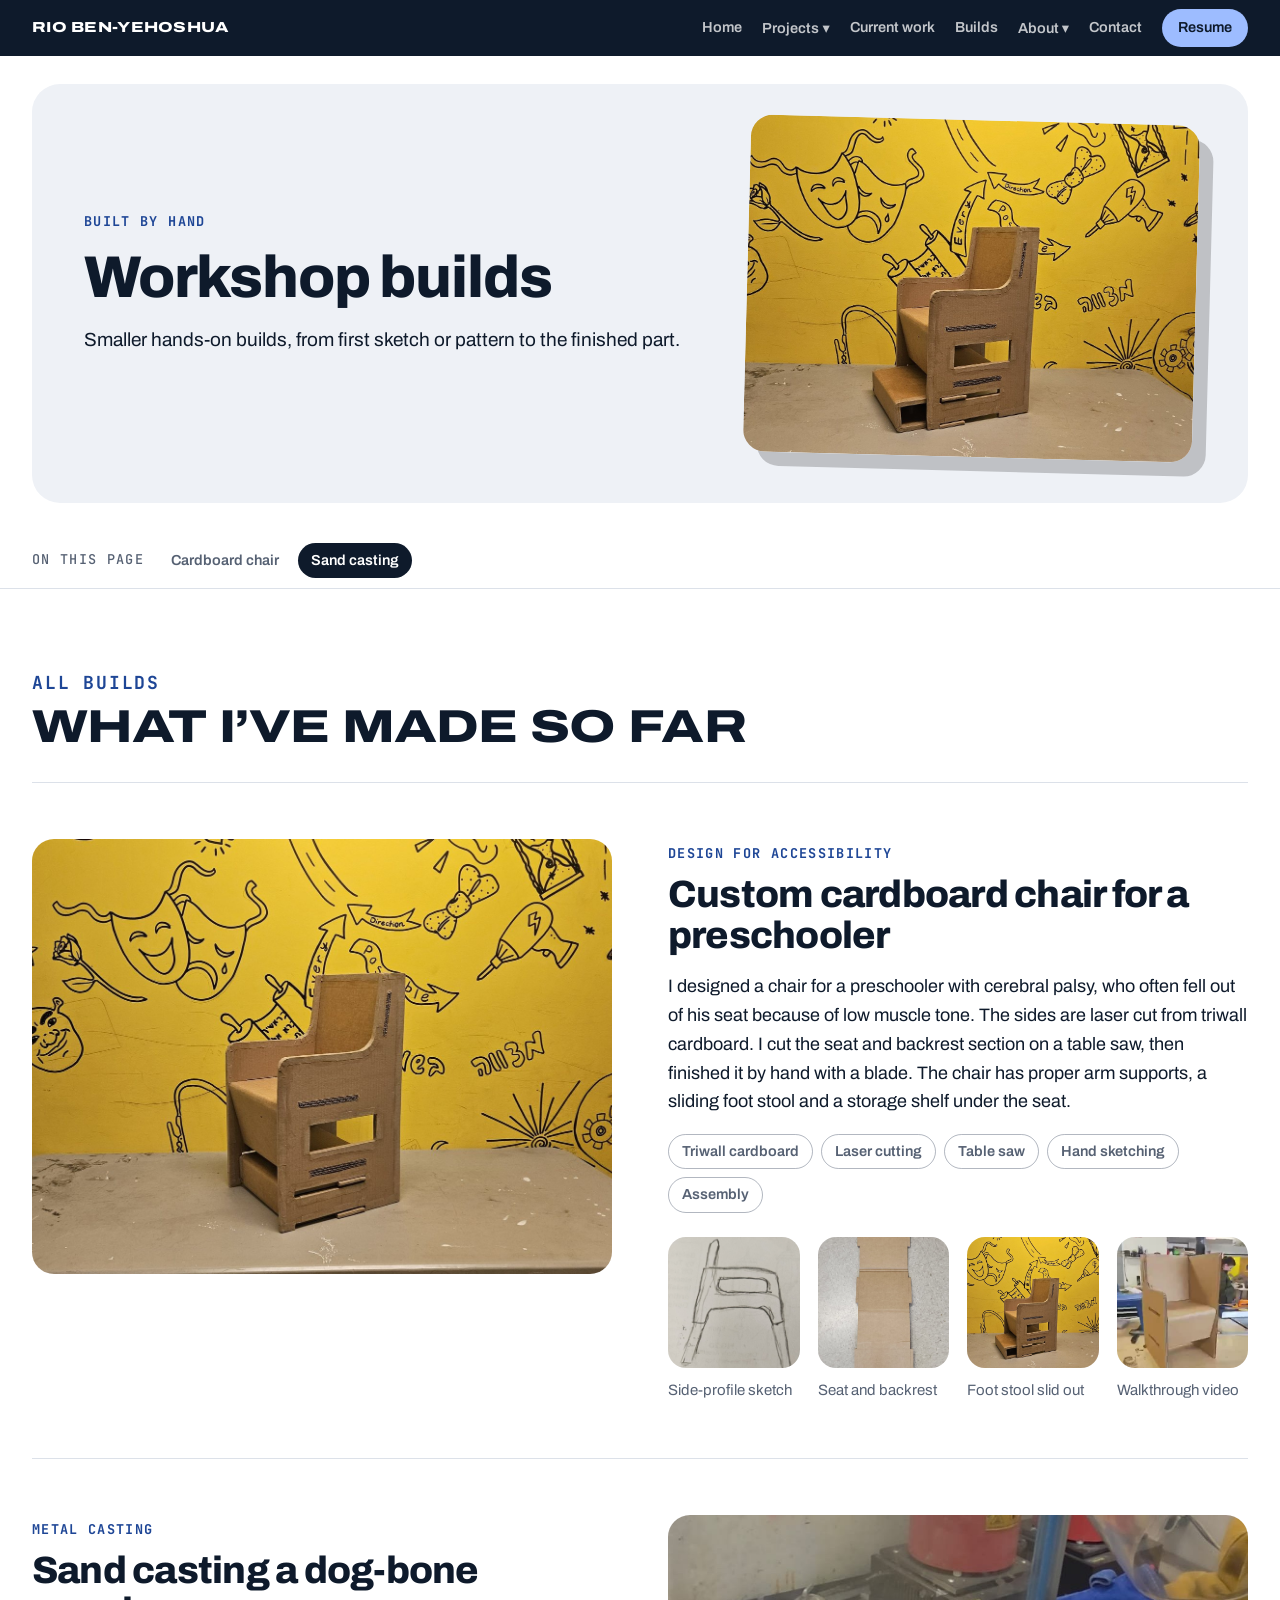
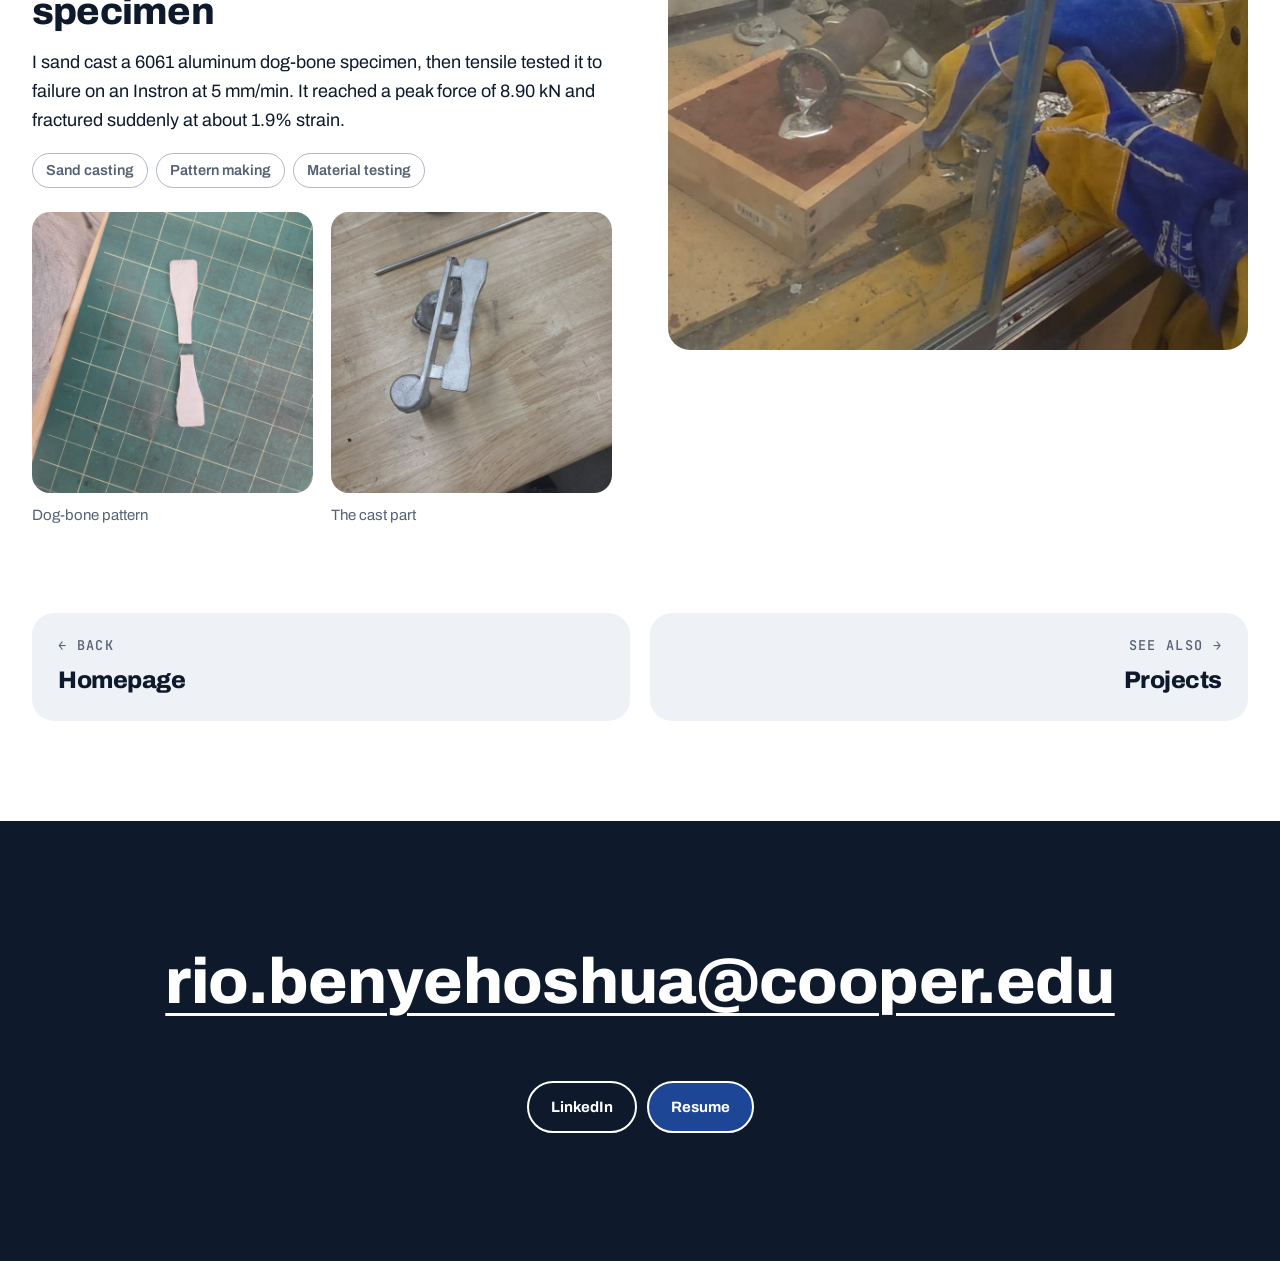
<file: shop.html>
<!DOCTYPE html>
<html lang="en">
<head>
<meta charset="utf-8">
<meta name="viewport" content="width=device-width, initial-scale=1, viewport-fit=cover">
<title>Workshop Builds | Rio Ben-Yehoshua</title>
<meta name="description" content="Hands-on builds by Rio Ben-Yehoshua, including a custom cardboard chair and a sand-cast 6061 aluminum tensile specimen.">
<meta name="theme-color" content="#0e1a2b">
<meta property="og:type" content="article">
<meta property="og:site_name" content="Rio Ben-Yehoshua">
<meta property="og:title" content="Workshop Builds | Rio Ben-Yehoshua">
<meta property="og:description" content="Hands-on builds by Rio Ben-Yehoshua, including a custom cardboard chair and a sand-cast 6061 aluminum tensile specimen.">
<link rel="icon" href="images/favicon.svg" type="image/svg+xml">
<link rel="preconnect" href="https://fonts.googleapis.com">
<link rel="preconnect" href="https://fonts.gstatic.com" crossorigin>
<link rel="stylesheet" href="https://fonts.googleapis.com/css2?family=Archivo:wdth,wght@62..125,400..900&family=JetBrains+Mono:wght@500;700&display=swap">
<link rel="stylesheet" href="css/style.css?v=21">
</head>
<body class="inner">
<nav class="nav"><div class="wrap"><a class="brand" href="index.html">Rio Ben-Yehoshua</a><button class="navtoggle" type="button" aria-expanded="false">Menu</button><div class="links"><a href="index.html">Home</a><div class="dd"><a href="index.html#projects" data-s="projects">Projects ▾</a><div class="menu"><div><a href="ping-pong.html">Ping Pong Recirculation System<small>Autonomous launch-and-catch machine</small></a><a href="load-cell-scale.html">Digital Scale<small>Arduino scale built on four load cells</small></a><a href="plantplex.html">PlantPlex<small>Self-watering indoor farming grid</small></a><a class="sep" href="index.html#projects">See all projects →</a></div></div></div><a href="index.html#current">Current work</a><a href="index.html#shop">Builds</a><div class="dd"><a href="index.html#profile" data-s="profile skills activities">About ▾</a><div class="menu sm"><div><a href="index.html#profile">About me</a><a href="index.html#skills">Skills</a><a href="index.html#activities">Beyond the classroom</a></div></div></div><a href="index.html#contact">Contact</a><a class="cta" href="files/Rio-Ben-Yehoshua-Resume.pdf" target="_blank" rel="noopener">Resume</a></div></div></nav>
<header class="pagehead"><div class="wrap"><div class="herobox">
  <div class="grid">
    <div>
      <span class="mono" style="color:var(--k);font-weight:700">Built by hand</span>
      <h1>Workshop builds</h1>
      <p class="intro">Smaller hands-on builds, from first sketch or pattern to the finished part.</p>
    </div>
    <div class="photo"><img src="images/shop/chair-stool-out.jpg" alt="Finished cardboard chair with its foot stool slid out"></div>
  </div>
</div></div></header>
<nav class="toc" aria-label="On this page"><div class="wrap"><span class="mono">On this page</span><a href="#chair">Cardboard chair</a><a href="#casting">Sand casting</a></div></nav>
<section><div class="wrap">
  <div class="stitle"><span class="mono">All builds</span><h2>What I’ve made so far</h2></div>
  <article class="build rv" id="chair">
    <div class="lead"><img src="images/shop/chair.jpg" alt="Finished cardboard chair with arm supports and a storage shelf under the seat" loading="lazy" decoding="async"></div>
    <div>
      <span class="mono">Design for accessibility</span>
      <h3>Custom cardboard chair for a preschooler</h3>
      <p>I designed a chair for a preschooler with cerebral palsy, who often fell out of his seat because of low muscle tone. The sides are laser cut from triwall cardboard. I cut the seat and backrest section on a table saw, then finished it by hand with a blade. The chair has proper arm supports, a sliding foot stool and a storage shelf under the seat.</p>
      <div class="chips"><span class="chip">Triwall cardboard</span><span class="chip">Laser cutting</span><span class="chip">Table saw</span><span class="chip">Hand sketching</span><span class="chip">Assembly</span></div>
      <div class="shots c4 sq"><figure class="fig"><a href="images/shop/chair-sketch.jpg" target="_blank" rel="noopener"><img src="images/shop/chair-sketch.jpg" alt="Hand sketch of the chair’s side profile" loading="lazy" decoding="async"></a><figcaption>Side-profile sketch</figcaption></figure><figure class="fig"><a href="images/shop/chair-flat.jpg" target="_blank" rel="noopener"><img src="images/shop/chair-flat.jpg" alt="Seat and backrest section of the chair, cut from triwall cardboard, laid flat" loading="lazy" decoding="async"></a><figcaption>Seat and backrest</figcaption></figure><figure class="fig"><a href="images/shop/chair-stool-out.jpg" target="_blank" rel="noopener"><img src="images/shop/chair-stool-out.jpg" alt="Chair with the foot stool slid out" loading="lazy" decoding="async"></a><figcaption>Foot stool slid out</figcaption></figure><figure class="fig"><a href="videos/shop-chair-walkthrough.mp4" target="_blank" rel="noopener"><video data-autoplay muted loop playsinline preload="none" poster="images/shop/chair-video-poster.jpg" src="videos/shop-chair-walkthrough.mp4" aria-label="Walkthrough of the arm supports and sliding stool"></video></a><figcaption>Walkthrough video</figcaption></figure></div>
    </div>
  </article>
  <article class="build flip rv" id="casting">
    <div class="lead"><img src="images/shop/casting-pour.jpg" alt="Pouring molten metal into a sand mold" loading="lazy" decoding="async"></div>
    <div>
      <span class="mono">Metal casting</span>
      <h3>Sand casting a dog-bone specimen</h3>
      <p>I sand cast a 6061 aluminum dog-bone specimen, then tensile tested it to failure on an Instron at 5 mm/min. It reached a peak force of 8.90 kN and fractured suddenly at about 1.9% strain.</p>
      <div class="chips"><span class="chip">Sand casting</span><span class="chip">Pattern making</span><span class="chip">Material testing</span></div>
      <div class="shots c2 sq"><figure class="fig"><a href="images/shop/casting-pattern.jpg" target="_blank" rel="noopener"><img src="images/shop/casting-pattern.jpg" alt="Dog-bone pattern on a cutting mat" loading="lazy" decoding="async"></a><figcaption>Dog-bone pattern</figcaption></figure><figure class="fig"><a href="images/shop/casting-part.jpg" target="_blank" rel="noopener"><img src="images/shop/casting-part.jpg" alt="The finished cast dog-bone part" loading="lazy" decoding="async"></a><figcaption>The cast part</figcaption></figure></div>
    </div>
  </article>
  <nav class="pager" aria-label="More pages" style="padding-top:30px"><a href="index.html#shop"><span class="mono">← Back</span><b>Homepage</b></a><a class="nx" href="index.html#projects"><span class="mono">See also →</span><b>Projects</b></a></nav>
</div></section>
<section class="contact" id="contact"><div class="wrap rv">
  <a class="mail" href="mailto:rio.benyehoshua@cooper.edu">rio.benyehoshua@cooper.edu</a>
  <div class="btns" style="justify-content:center"><a class="btn" href="https://www.linkedin.com/in/rio-ben-yehoshua-609740366/" target="_blank" rel="noopener">LinkedIn</a><a class="btn solid" href="files/Rio-Ben-Yehoshua-Resume.pdf" target="_blank" rel="noopener">Resume</a></div>
</div></section>
<script src="js/site.js?v=11" defer></script>
</body>
</html>
</file>
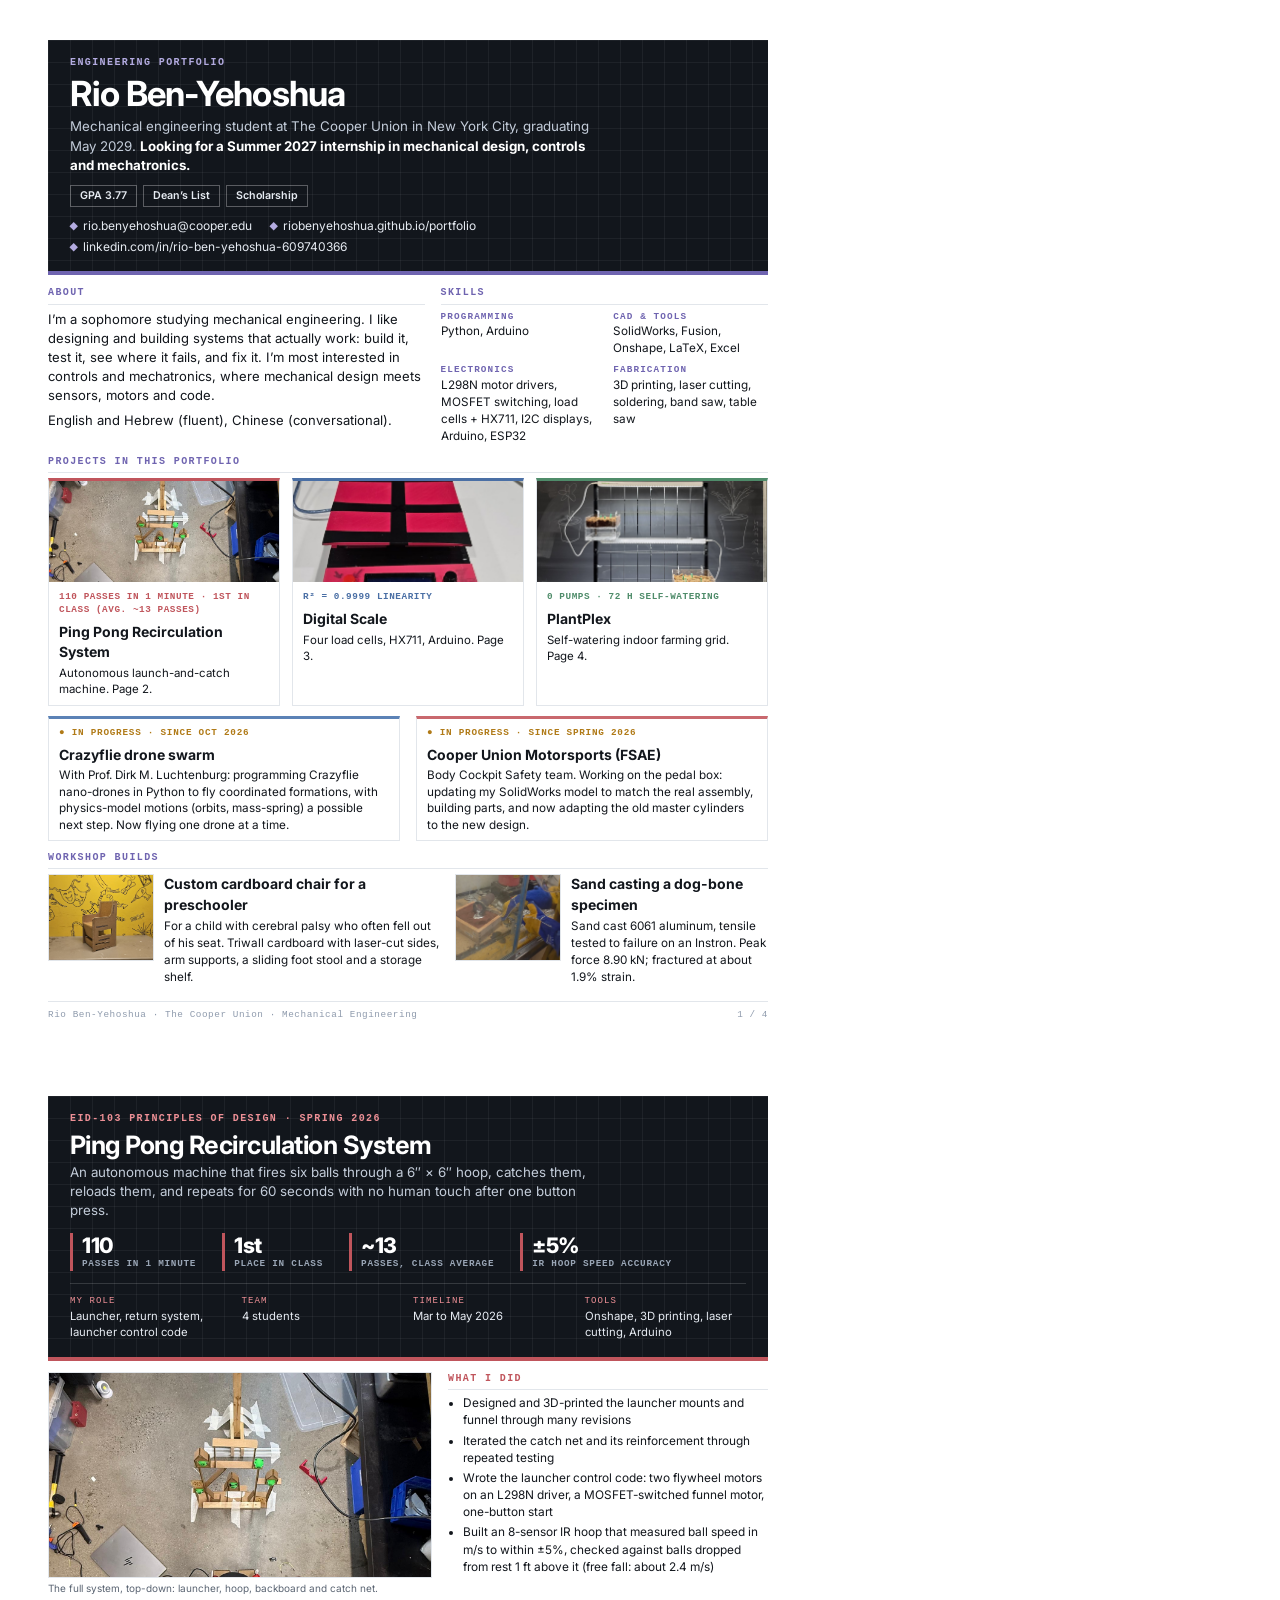
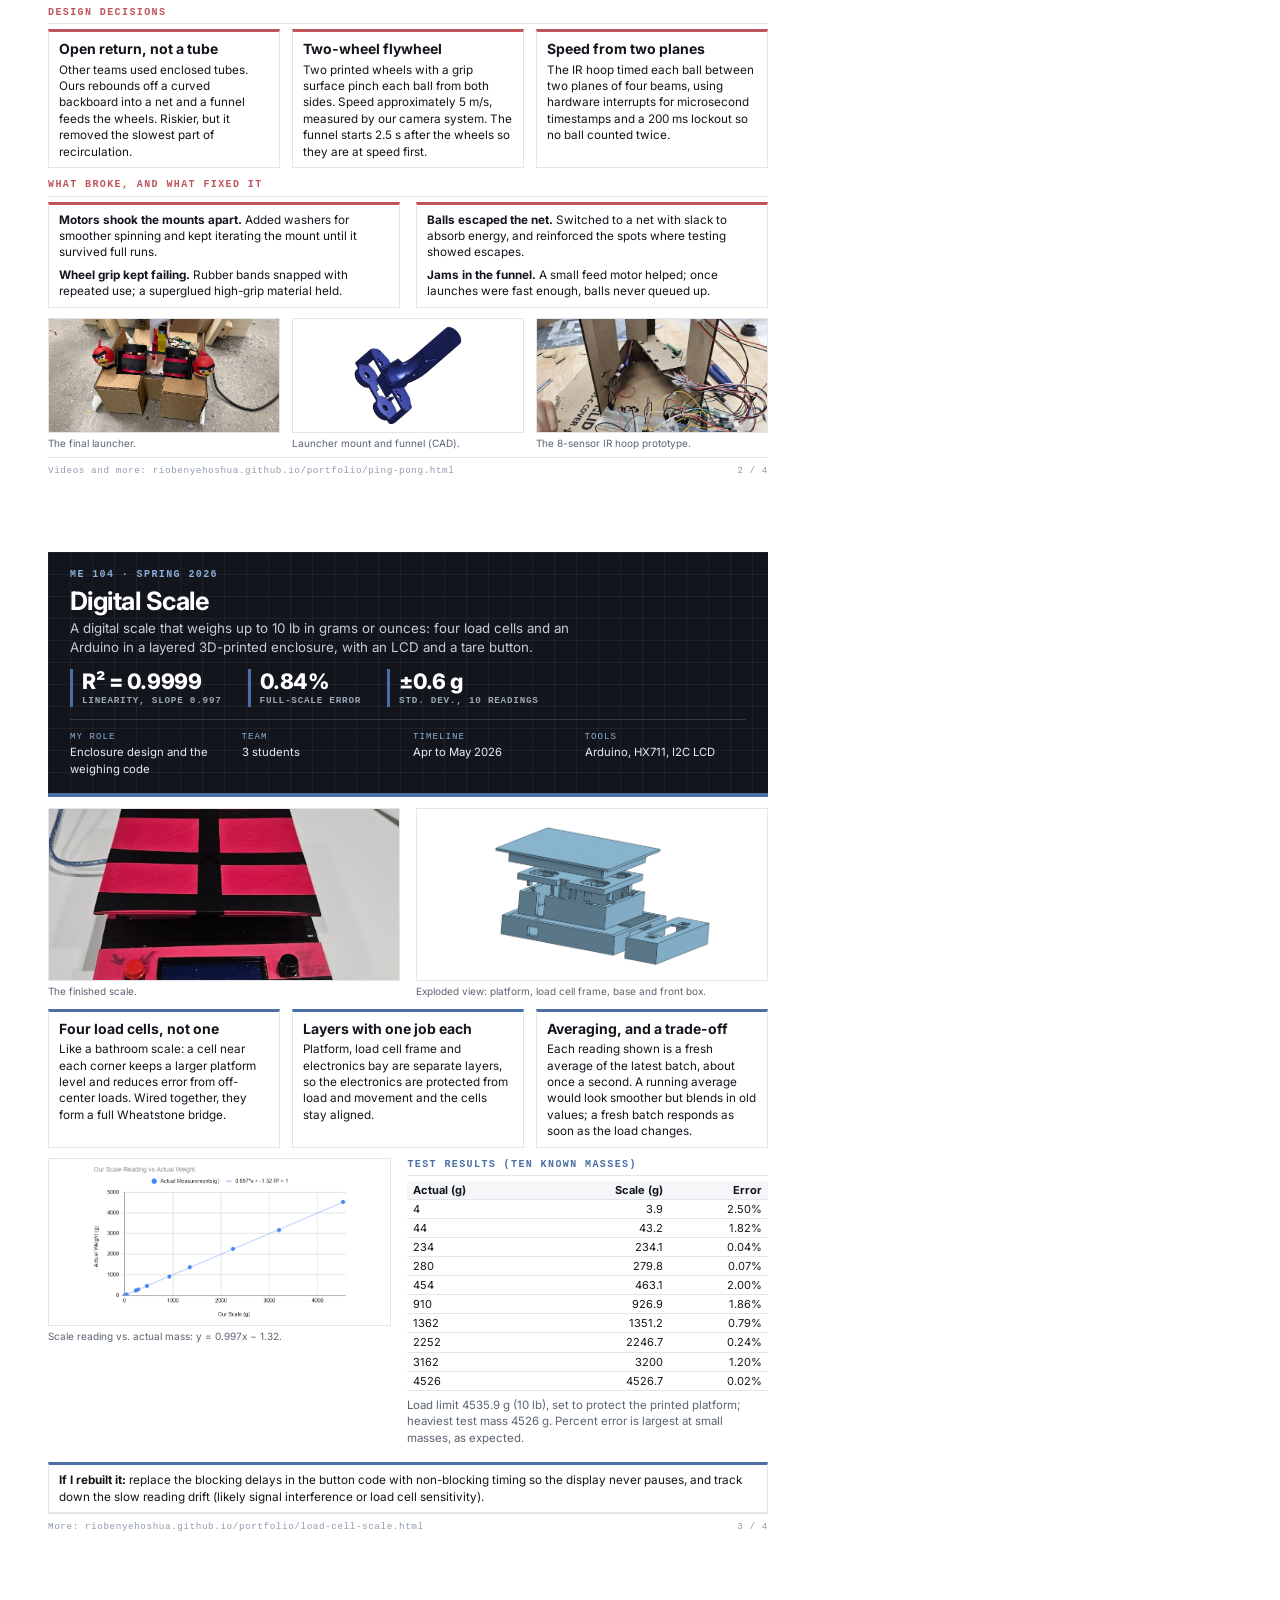
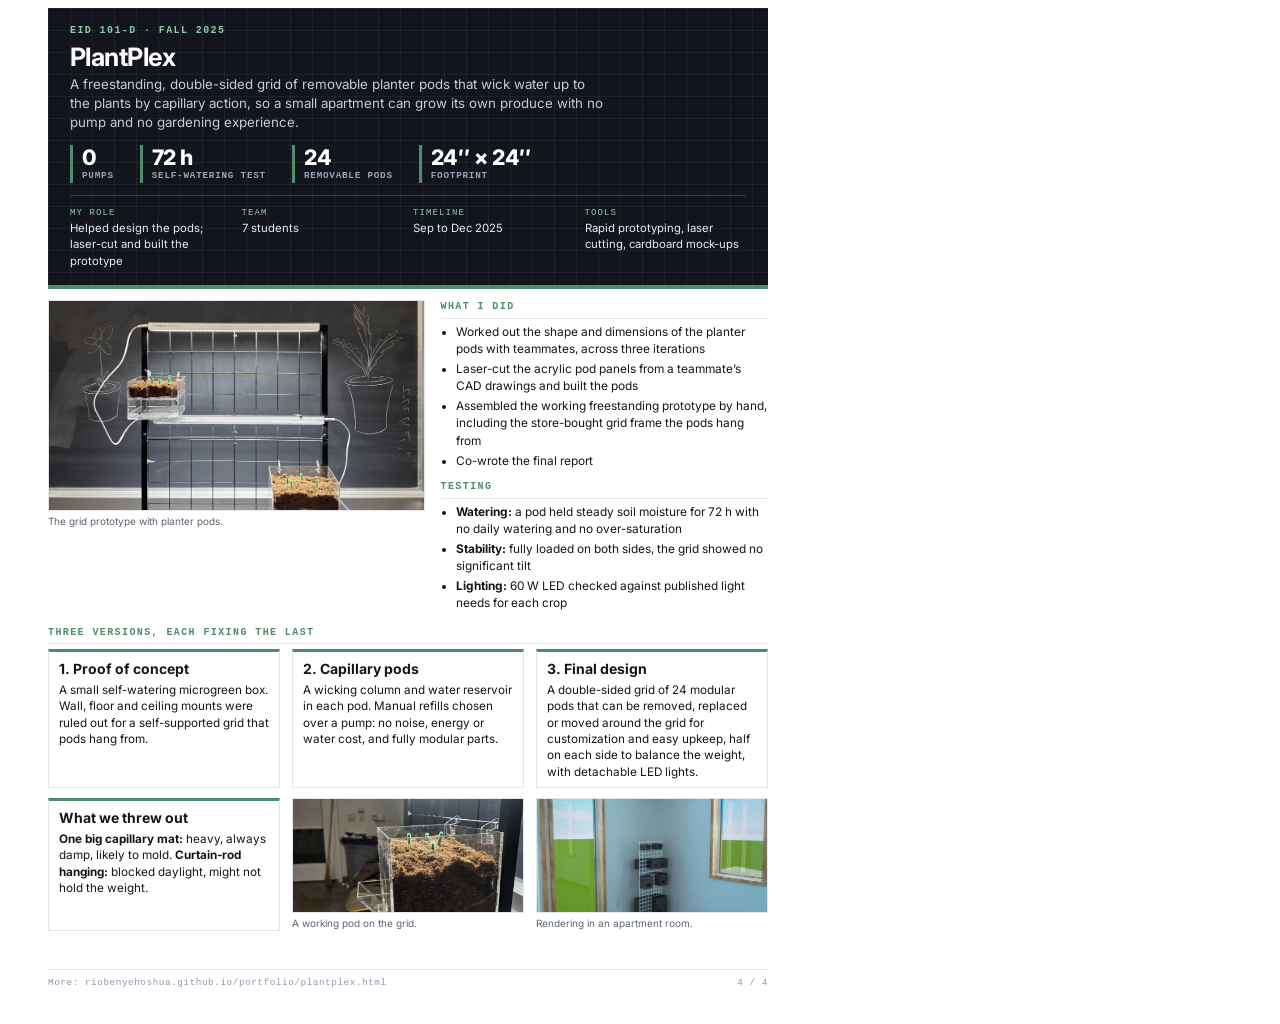
<file: tools/pdf/portfolio.html>
<!doctype html>
<html lang="en">
<head>
<meta charset="utf-8">
<title>Rio Ben-Yehoshua: Portfolio</title>
<!-- Source for files/Rio-Ben-Yehoshua-Portfolio.pdf. Rebuild with tools\build-pdf.cmd. 4 Letter pages. -->
<link rel="stylesheet" href="https://fonts.googleapis.com/css2?family=Inter:wght@400;500;600;700;800&display=swap">
<style>
@page{size:Letter;margin:0}
*{box-sizing:border-box}
html,body{margin:0;background:#fff;color:#12161c;font:9.8pt/1.45 Inter,"Segoe UI",Arial,sans-serif;-webkit-print-color-adjust:exact;print-color-adjust:exact}
:root{--ink:#12161c;--mut:#5a6472;--line:#e2e6eb;--surface:#f5f6f8;--mono:Consolas,"SF Mono",Menlo,monospace}
.pg{width:8.5in;height:11in;padding:.42in .5in .36in;position:relative;overflow:hidden;page-break-after:always;display:flex;flex-direction:column}
.pg:last-child{page-break-after:auto}
.home{--c:#6f64b0;--hl:#b3abe0}.pp{--c:#c0555c;--hl:#ee9096}.lc{--c:#4a6fa5;--hl:#8badd9}.pl{--c:#4f8c6a;--hl:#8dc9a6}
.band{background-color:#12161c;background-image:linear-gradient(rgba(255,255,255,.05) 1px,transparent 1px),linear-gradient(90deg,rgba(255,255,255,.05) 1px,transparent 1px);background-size:22px 22px;color:#e6ebf2;padding:16px 22px;border-bottom:4px solid var(--c)}
.eb{font-family:var(--mono);font-size:7.5pt;font-weight:700;letter-spacing:.14em;text-transform:uppercase;color:var(--c);margin:0 0 4px}
.band .eb{color:var(--hl)}
h1{font-size:26pt;line-height:1.05;letter-spacing:-.025em;margin:0 0 6px;color:#fff}
h2{font-size:19pt;line-height:1.1;letter-spacing:-.02em;margin:0 0 4px;color:#fff}
h3{font-size:10.5pt;margin:0 0 3px}
p{margin:0 0 6px}
.lede{font-size:10pt;color:#c3ccd9;max-width:5.6in}
.band b{color:#fff}
.contact{display:flex;flex-wrap:wrap;gap:4px 18px;margin-top:10px;font-size:9pt;color:#e6ebf2}
.contact span::before{content:"";display:inline-block;width:6px;height:6px;background:var(--hl);margin-right:7px;transform:rotate(45deg) translateY(-1px)}
.pills{display:flex;flex-wrap:wrap;gap:6px;margin-top:10px}.pill{font-size:8pt;font-weight:600;padding:2px 9px;border:1px solid rgba(255,255,255,.3);color:#e6ebf2}
.kpis{display:flex;gap:26px;margin-top:12px}
.kpi{border-left:3px solid var(--c);padding-left:9px;font-family:var(--mono);font-size:7pt;font-weight:700;letter-spacing:.08em;text-transform:uppercase;color:#9aa6b6}
.kpi b{display:block;font-family:Inter,"Segoe UI",Arial,sans-serif;font-size:16pt;font-weight:800;letter-spacing:-.02em;text-transform:none;color:#fff;line-height:1.15}
.facts{display:grid;grid-template-columns:repeat(4,1fr);gap:10px;margin:12px 0 0;padding:10px 0 0;border-top:1px solid rgba(255,255,255,.15);font-size:8.5pt}
.facts dt{font-family:var(--mono);font-size:6.8pt;letter-spacing:.12em;text-transform:uppercase;color:var(--hl);margin:0}
.facts dd{margin:1px 0 0;color:#e6ebf2}
.body{flex:1;display:flex;flex-direction:column;gap:10px;padding-top:11px;min-height:0}
.cols{display:grid;grid-template-columns:1fr 1fr;gap:16px}
.c3{display:grid;grid-template-columns:repeat(3,1fr);gap:12px}
.box{border:1px solid var(--line);border-top:3px solid var(--c);padding:7px 10px;font-size:8.8pt;line-height:1.4}
.box p:last-child{margin:0}
ul{margin:2px 0 0;padding-left:15px}li{margin:0 0 3px}
img{display:block;width:100%;object-fit:cover;border:1px solid var(--line)}
figure{margin:0}figcaption{font-size:7.5pt;color:var(--mut);margin-top:3px}
.contain{object-fit:contain;background:#fff}
.sec{font-family:var(--mono);font-size:7.5pt;font-weight:700;letter-spacing:.14em;text-transform:uppercase;color:var(--c);margin:0 0 5px;border-bottom:1px solid var(--line);padding-bottom:3px}
.foot{display:flex;justify-content:space-between;font-family:var(--mono);font-size:7pt;color:#8f9bad;letter-spacing:.06em;margin-top:10px;padding-top:6px;border-top:1px solid var(--line)}
.skills{display:grid;grid-template-columns:1fr 1fr;gap:6px 18px;font-size:8.8pt}
.skills b{display:block;font-family:var(--mono);font-size:7pt;letter-spacing:.12em;text-transform:uppercase;color:var(--c)}
.proj{display:grid;grid-template-columns:repeat(3,1fr);gap:12px}
.proj .box{padding:0;overflow:hidden}.proj img{height:1.05in;border:0}
.proj .in{padding:8px 10px}.proj .k{font-family:var(--mono);font-size:7pt;font-weight:700;letter-spacing:.06em;color:var(--c);text-transform:uppercase}
.status{font-family:var(--mono);font-size:7pt;font-weight:700;letter-spacing:.08em;text-transform:uppercase;color:#b07a17}
.tbl{border-collapse:collapse;width:100%;font-size:8.3pt}.tbl td,.tbl th{border-bottom:1px solid var(--line);padding:1px 6px;text-align:right}.tbl th{background:var(--surface)}.tbl td:first-child,.tbl th:first-child{text-align:left}
</style>
</head>
<body>

<!-- ============ PAGE 1: overview ============ -->
<section class="pg home">
  <header class="band">
    <p class="eb">Engineering portfolio</p>
    <h1>Rio Ben-Yehoshua</h1>
    <p class="lede">Mechanical engineering student at The Cooper Union in New York City, graduating May 2029. <b>Looking for a Summer 2027 internship in mechanical design, controls and mechatronics.</b></p>
    <div class="pills"><span class="pill">GPA 3.77</span><span class="pill">Dean’s List</span><span class="pill">Scholarship</span></div>
    <div class="contact"><span>rio.benyehoshua@cooper.edu</span><span>riobenyehoshua.github.io/portfolio</span><span>linkedin.com/in/rio-ben-yehoshua-609740366</span></div>
  </header>
  <div class="body">
    <div class="cols" style="grid-template-columns:1.15fr 1fr">
      <div>
        <p class="sec">About</p>
        <p>I’m a sophomore studying mechanical engineering. I like designing and building systems that actually work: build it, test it, see where it fails, and fix it. I’m most interested in controls and mechatronics, where mechanical design meets sensors, motors and code.</p>
        <p style="margin:0">English and Hebrew (fluent), Chinese (conversational).</p>
      </div>
      <div>
        <p class="sec">Skills</p>
        <div class="skills">
          <div><b>Programming</b>Python, Arduino</div>
          <div><b>CAD &amp; tools</b>SolidWorks, Fusion, Onshape, LaTeX, Excel</div>
          <div><b>Electronics</b>L298N motor drivers, MOSFET switching, load cells + HX711, I2C displays, Arduino, ESP32</div>
          <div><b>Fabrication</b>3D printing, laser cutting, soldering, band saw, table saw</div>
        </div>
      </div>
    </div>
    <div>
      <p class="sec">Projects in this portfolio</p>
      <div class="proj">
        <div class="box" style="--c:#c0555c"><img src="../../images/pingpong/hero.jpg" alt=""><div class="in"><p class="k">110 passes in 1 minute · 1st in class (avg. ~13 passes)</p><h3>Ping Pong Recirculation System</h3><p style="font-size:8.6pt;margin:0">Autonomous launch-and-catch machine. Page 2.</p></div></div>
        <div class="box" style="--c:#4a6fa5"><img src="../../images/loadcell/hero.jpg" alt=""><div class="in"><p class="k">R² = 0.9999 linearity</p><h3>Digital Scale</h3><p style="font-size:8.6pt;margin:0">Four load cells, HX711, Arduino. Page 3.</p></div></div>
        <div class="box" style="--c:#4f8c6a"><img src="../../images/plantplex/hero-grid.jpg" alt=""><div class="in"><p class="k">0 pumps · 72 h self-watering</p><h3>PlantPlex</h3><p style="font-size:8.6pt;margin:0">Self-watering indoor farming grid. Page 4.</p></div></div>
      </div>
    </div>
    <div class="cols">
      <div class="box" style="--c:#5b82b6"><p class="status">● In progress · since Oct 2026</p><h3>Crazyflie drone swarm</h3><p>With Prof. Dirk M. Luchtenburg: programming Crazyflie nano-drones in Python to fly coordinated formations, with physics-model motions (orbits, mass-spring) a possible next step. Now flying one drone at a time.</p></div>
      <div class="box" style="--c:#c9686e"><p class="status">● In progress · since Spring 2026</p><h3>Cooper Union Motorsports (FSAE)</h3><p>Body Cockpit Safety team. Working on the pedal box: updating my SolidWorks model to match the real assembly, building parts, and now adapting the old master cylinders to the new design.</p></div>
    </div>
    <div>
      <p class="sec">Workshop builds</p>
      <div class="cols" style="grid-template-columns:1.25fr 1fr;align-items:start">
        <div style="display:grid;grid-template-columns:1.1in 1fr;gap:10px;font-size:8.8pt"><img src="../../images/shop/chair.jpg" alt="" style="height:.9in"><div><h3>Custom cardboard chair for a preschooler</h3><p style="margin:0">For a child with cerebral palsy who often fell out of his seat. Triwall cardboard with laser-cut sides, arm supports, a sliding foot stool and a storage shelf.</p></div></div>
        <div style="display:grid;grid-template-columns:1.1in 1fr;gap:10px;font-size:8.8pt"><img src="../../images/shop/casting-pour.jpg" alt="" style="height:.9in"><div><h3>Sand casting a dog-bone specimen</h3><p style="margin:0">Sand cast 6061 aluminum, tensile tested to failure on an Instron. Peak force 8.90 kN; fractured at about 1.9% strain.</p></div></div>
      </div>
    </div>
  </div>
  <div class="foot"><span>Rio Ben-Yehoshua · The Cooper Union · Mechanical Engineering</span><span>1 / 4</span></div>
</section>

<!-- ============ PAGE 2: ping pong ============ -->
<section class="pg pp">
  <header class="band">
    <p class="eb">EID-103 Principles of Design · Spring 2026</p>
    <h2>Ping Pong Recirculation System</h2>
    <p class="lede">An autonomous machine that fires six balls through a 6″ × 6″ hoop, catches them, reloads them, and repeats for 60 seconds with no human touch after one button press.</p>
    <div class="kpis"><div class="kpi"><b>110</b>passes in 1 minute</div><div class="kpi"><b>1st</b>place in class</div><div class="kpi"><b>~13</b>passes, class average</div><div class="kpi"><b>±5%</b>IR hoop speed accuracy</div></div>
    <dl class="facts"><div><dt>My role</dt><dd>Launcher, return system, launcher control code</dd></div><div><dt>Team</dt><dd>4 students</dd></div><div><dt>Timeline</dt><dd>Mar to May 2026</dd></div><div><dt>Tools</dt><dd>Onshape, 3D printing, laser cutting, Arduino</dd></div></dl>
  </header>
  <div class="body">
    <div class="cols" style="grid-template-columns:1.2fr 1fr">
      <figure><img src="../../images/pingpong/hero.jpg" alt="" style="height:2.15in"><figcaption>The full system, top-down: launcher, hoop, backboard and catch net.</figcaption></figure>
      <div>
        <p class="sec">What I did</p>
        <ul style="font-size:8.9pt">
          <li>Designed and 3D-printed the launcher mounts and funnel through many revisions</li>
          <li>Iterated the catch net and its reinforcement through repeated testing</li>
          <li>Wrote the launcher control code: two flywheel motors on an L298N driver, a MOSFET-switched funnel motor, one-button start</li>
          <li>Built an 8-sensor IR hoop that measured ball speed in m/s to within ±5%, checked against balls dropped from rest 1 ft above it (free fall: about 2.4 m/s)</li>
        </ul>
      </div>
    </div>
    <div>
      <p class="sec">Design decisions</p>
      <div class="c3">
        <div class="box"><h3>Open return, not a tube</h3><p>Other teams used enclosed tubes. Ours rebounds off a curved backboard into a net and a funnel feeds the wheels. Riskier, but it removed the slowest part of recirculation.</p></div>
        <div class="box"><h3>Two-wheel flywheel</h3><p>Two printed wheels with a grip surface pinch each ball from both sides. Speed approximately 5 m/s, measured by our camera system. The funnel starts 2.5 s after the wheels so they are at speed first.</p></div>
        <div class="box"><h3>Speed from two planes</h3><p>The IR hoop timed each ball between two planes of four beams, using hardware interrupts for microsecond timestamps and a 200 ms lockout so no ball counted twice.</p></div>
      </div>
    </div>
    <div>
      <p class="sec">What broke, and what fixed it</p>
      <div class="cols">
        <div class="box"><p><b>Motors shook the mounts apart.</b> Added washers for smoother spinning and kept iterating the mount until it survived full runs.</p><p><b>Wheel grip kept failing.</b> Rubber bands snapped with repeated use; a superglued high-grip material held.</p></div>
        <div class="box"><p><b>Balls escaped the net.</b> Switched to a net with slack to absorb energy, and reinforced the spots where testing showed escapes.</p><p><b>Jams in the funnel.</b> A small feed motor helped; once launches were fast enough, balls never queued up.</p></div>
      </div>
    </div>
    <div class="c3">
      <figure><img src="../../images/pingpong/launcher-final.jpg" alt="" style="height:1.2in"><figcaption>The final launcher.</figcaption></figure>
      <figure><img class="contain" src="../../images/pingpong/cad-mount-funnel.jpg" alt="" style="height:1.2in"><figcaption>Launcher mount and funnel (CAD).</figcaption></figure>
      <figure><img src="../../images/pingpong/ir-hoop-prototype.jpg" alt="" style="height:1.2in"><figcaption>The 8-sensor IR hoop prototype.</figcaption></figure>
    </div>
  </div>
  <div class="foot"><span>Videos and more: riobenyehoshua.github.io/portfolio/ping-pong.html</span><span>2 / 4</span></div>
</section>

<!-- ============ PAGE 3: load cell scale ============ -->
<section class="pg lc">
  <header class="band">
    <p class="eb">ME 104 · Spring 2026</p>
    <h2>Digital Scale</h2>
    <p class="lede">A digital scale that weighs up to 10 lb in grams or ounces: four load cells and an Arduino in a layered 3D-printed enclosure, with an LCD and a tare button.</p>
    <div class="kpis"><div class="kpi"><b>R² = 0.9999</b>linearity, slope 0.997</div><div class="kpi"><b>0.84%</b>full-scale error</div><div class="kpi"><b>±0.6 g</b>std. dev., 10 readings</div></div>
    <dl class="facts"><div><dt>My role</dt><dd>Enclosure design and the weighing code</dd></div><div><dt>Team</dt><dd>3 students</dd></div><div><dt>Timeline</dt><dd>Apr to May 2026</dd></div><div><dt>Tools</dt><dd>Arduino, HX711, I2C LCD</dd></div></dl>
  </header>
  <div class="body">
    <div class="cols" style="grid-template-columns:1fr 1fr">
      <figure><img src="../../images/loadcell/hero.jpg" alt="" style="height:1.8in"><figcaption>The finished scale.</figcaption></figure>
      <figure><img class="contain" src="../../images/loadcell/cad-exploded.png" alt="" style="height:1.8in"><figcaption>Exploded view: platform, load cell frame, base and front box.</figcaption></figure>
    </div>
    <div class="c3">
      <div class="box"><h3>Four load cells, not one</h3><p>Like a bathroom scale: a cell near each corner keeps a larger platform level and reduces error from off-center loads. Wired together, they form a full Wheatstone bridge.</p></div>
      <div class="box"><h3>Layers with one job each</h3><p>Platform, load cell frame and electronics bay are separate layers, so the electronics are protected from load and movement and the cells stay aligned.</p></div>
      <div class="box"><h3>Averaging, and a trade-off</h3><p>Each reading shown is a fresh average of the latest batch, about once a second. A running average would look smoother but blends in old values; a fresh batch responds as soon as the load changes.</p></div>
    </div>
    <div class="cols" style="grid-template-columns:1fr 1.05fr;align-items:start">
      <figure><img class="contain" src="../../images/loadcell/graph.png" alt="" style="height:1.75in"><figcaption>Scale reading vs. actual mass: y = 0.997x − 1.32.</figcaption></figure>
      <div>
        <p class="sec">Test results (ten known masses)</p>
        <table class="tbl"><tr><th>Actual (g)</th><th>Scale (g)</th><th>Error</th></tr>
          <tr><td>4</td><td>3.9</td><td>2.50%</td></tr><tr><td>44</td><td>43.2</td><td>1.82%</td></tr><tr><td>234</td><td>234.1</td><td>0.04%</td></tr><tr><td>280</td><td>279.8</td><td>0.07%</td></tr><tr><td>454</td><td>463.1</td><td>2.00%</td></tr><tr><td>910</td><td>926.9</td><td>1.86%</td></tr><tr><td>1362</td><td>1351.2</td><td>0.79%</td></tr><tr><td>2252</td><td>2246.7</td><td>0.24%</td></tr><tr><td>3162</td><td>3200</td><td>1.20%</td></tr><tr><td>4526</td><td>4526.7</td><td>0.02%</td></tr></table>
        <p style="font-size:8.6pt;margin-top:6px;color:var(--mut)">Load limit 4535.9 g (10 lb), set to protect the printed platform; heaviest test mass 4526 g. Percent error is largest at small masses, as expected.</p>
      </div>
    </div>
    <div class="box"><p><b>If I rebuilt it:</b> replace the blocking delays in the button code with non-blocking timing so the display never pauses, and track down the slow reading drift (likely signal interference or load cell sensitivity).</p></div>
  </div>
  <div class="foot"><span>More: riobenyehoshua.github.io/portfolio/load-cell-scale.html</span><span>3 / 4</span></div>
</section>

<!-- ============ PAGE 4: PlantPlex ============ -->
<section class="pg pl">
  <header class="band">
    <p class="eb">EID 101-D · Fall 2025</p>
    <h2>PlantPlex</h2>
    <p class="lede">A freestanding, double-sided grid of removable planter pods that wick water up to the plants by capillary action, so a small apartment can grow its own produce with no pump and no gardening experience.</p>
    <div class="kpis"><div class="kpi"><b>0</b>pumps</div><div class="kpi"><b>72 h</b>self-watering test</div><div class="kpi"><b>24</b>removable pods</div><div class="kpi"><b>24″ × 24″</b>footprint</div></div>
    <dl class="facts"><div><dt>My role</dt><dd>Helped design the pods; laser-cut and built the prototype</dd></div><div><dt>Team</dt><dd>7 students</dd></div><div><dt>Timeline</dt><dd>Sep to Dec 2025</dd></div><div><dt>Tools</dt><dd>Rapid prototyping, laser cutting, cardboard mock-ups</dd></div></dl>
  </header>
  <div class="body">
    <div class="cols" style="grid-template-columns:1.15fr 1fr">
      <figure><img src="../../images/plantplex/hero-grid.jpg" alt="" style="height:2.2in"><figcaption>The grid prototype with planter pods.</figcaption></figure>
      <div>
        <p class="sec">What I did</p>
        <ul style="font-size:8.9pt">
          <li>Worked out the shape and dimensions of the planter pods with teammates, across three iterations</li>
          <li>Laser-cut the acrylic pod panels from a teammate’s CAD drawings and built the pods</li>
          <li>Assembled the working freestanding prototype by hand, including the store-bought grid frame the pods hang from</li>
          <li>Co-wrote the final report</li>
        </ul>
        <p class="sec" style="margin-top:10px">Testing</p>
        <ul style="font-size:8.9pt">
          <li><b>Watering:</b> a pod held steady soil moisture for 72 h with no daily watering and no over-saturation</li>
          <li><b>Stability:</b> fully loaded on both sides, the grid showed no significant tilt</li>
          <li><b>Lighting:</b> 60 W LED checked against published light needs for each crop</li>
        </ul>
      </div>
    </div>
    <div>
      <p class="sec">Three versions, each fixing the last</p>
      <div class="c3">
        <div class="box"><h3>1. Proof of concept</h3><p>A small self-watering microgreen box. Wall, floor and ceiling mounts were ruled out for a self-supported grid that pods hang from.</p></div>
        <div class="box"><h3>2. Capillary pods</h3><p>A wicking column and water reservoir in each pod. Manual refills chosen over a pump: no noise, energy or water cost, and fully modular parts.</p></div>
        <div class="box"><h3>3. Final design</h3><p>A double-sided grid of 24 modular pods that can be removed, replaced or moved around the grid for customization and easy upkeep, half on each side to balance the weight, with detachable LED lights.</p></div>
      </div>
    </div>
    <div class="cols" style="grid-template-columns:1fr 1fr 1fr;gap:12px">
      <div class="box" style="grid-column:span 1"><h3>What we threw out</h3><p><b>One big capillary mat:</b> heavy, always damp, likely to mold. <b>Curtain-rod hanging:</b> blocked daylight, might not hold the weight.</p></div>
      <figure><img src="../../images/plantplex/pod-closeup.jpg" alt="" style="height:1.2in"><figcaption>A working pod on the grid.</figcaption></figure>
      <figure><img src="../../images/plantplex/render.jpg" alt="" style="height:1.2in"><figcaption>Rendering in an apartment room.</figcaption></figure>
    </div>
  </div>
  <div class="foot"><span>More: riobenyehoshua.github.io/portfolio/plantplex.html</span><span>4 / 4</span></div>
</section>
</body>
</html>
</file>
<file: css/style.css>
/* Rio Ben-Yehoshua portfolio: one stylesheet shared by all five pages.
   Colors are the variables on body just below. Project pages set p-red / p-blue / p-green on <body>. */
:root{--mono:"JetBrains Mono",ui-monospace,Consolas,monospace}
/* White + navy. --k = main color, --hl = the same color lightened for dark backgrounds */
body{--bg:#fff;--soft:#eef1f6;--ink:#0e1a2b;--mut:#566173;--line:#dce1e9;--k:#1e4696;--hl:#9dbcff;
  --red:#a8322e;--blue:#1e4696;--green:#1c6a4b;--red-t:#fbeceb;--blue-t:#e9effb;--green-t:#e7f3ed;--red-l:#ff8f7a;--blue-l:#8db4ff;--green-l:#7fd9ab}
.p-red{--c:var(--red);--t:var(--red-t);--l:var(--red-l)}.p-blue{--c:var(--blue);--t:var(--blue-t);--l:var(--blue-l)}.p-green{--c:var(--green);--t:var(--green-t);--l:var(--green-l)}
.band{--bbg:var(--blue-t);--bfg:var(--ink);--bnum:var(--c);--btnb:var(--c);--btnf:#fff;border-top:1px solid #cfdaf0}
*{box-sizing:border-box}
html{scroll-behavior:smooth;scroll-padding-top:70px}
body{margin:0;background:var(--bg);color:var(--ink);font:17px/1.6 Archivo,system-ui,sans-serif;-webkit-font-smoothing:antialiased}
img,video{display:block;width:100%}
a{color:inherit}
p{margin:0 0 14px}
h1,h2,h3{margin:0;font-weight:800;font-stretch:125%;text-transform:uppercase;line-height:.92;letter-spacing:-.02em}
.wrap{max-width:1280px;margin:0 auto;padding:0 32px}
.mono{font-family:var(--mono);font-size:12px;font-weight:500;letter-spacing:.1em;text-transform:uppercase}
.nav{position:sticky;top:0;z-index:30;background:var(--ink);color:#fff}
.nav .wrap{display:flex;justify-content:space-between;align-items:center;height:56px}
.nav a{text-decoration:none;font-size:14px;font-weight:600}
.nav .brand{font-weight:800;font-stretch:125%;text-transform:uppercase;letter-spacing:.02em}
.nav .links{display:flex;gap:26px;align-items:center}
.nav .links a:not(.cta){opacity:.75}.nav .links a:hover{opacity:1}
.cta{background:var(--hl);color:var(--ink)!important;padding:7px 16px;border-radius:99px}
.hero{padding:28px 0 30px}
.herobox{background:var(--soft);border-radius:28px;padding:48px 52px 56px}
.herobox .pill{background:var(--bg)}
.hero h1{font-size:clamp(26px,6.5vw,94px);margin:14px 0 40px}
.hero h1 em{font-style:normal;display:block;white-space:nowrap}
.hero h1::after{content:"";display:block;width:96px;height:8px;background:var(--k);margin-top:22px}
.herogrid{display:grid;grid-template-columns:1fr 1.1fr;gap:56px;align-items:center}
.who{display:flex;gap:18px;align-items:center;margin-bottom:18px}
.who img{width:150px;height:150px;border-radius:50%;object-fit:cover;object-position:50% 20%;flex:none}
.lede{font-size:21px;margin:0;font-weight:500}
.seek{background:var(--ink);color:#fff;padding:14px 18px;border-radius:14px;display:flex;gap:12px;align-items:baseline;font-weight:600}
@keyframes pulse{50%{opacity:.35}}
.btns{display:flex;flex-wrap:wrap;gap:10px;margin:18px 0}
.btn{padding:12px 22px;border:2px solid var(--ink);border-radius:99px;text-decoration:none;font-weight:700;font-size:15px;transition:transform .15s,background .15s,color .15s}
.btn.solid{background:var(--k);border-color:var(--k);color:#fff}
.btn:hover{transform:translateY(-2px);background:var(--ink);border-color:var(--ink);color:#fff}
.pills{display:flex;flex-wrap:wrap;gap:8px}
.pill{padding:6px 14px;border-radius:99px;background:var(--soft);font-weight:600;font-size:14px}
.heromedia{position:relative;margin:0}
.heromedia{transform:rotate(1.5deg);transition:transform .5s cubic-bezier(.2,.7,.2,1)}.heromedia:hover{transform:none}
.heromedia video{aspect-ratio:16/10;object-fit:cover;border-radius:22px;box-shadow:14px 14px 0 rgba(0,0,0,.2)}
.heromedia figcaption{position:absolute;left:16px;bottom:16px;background:var(--ink);color:#fff;padding:8px 14px;border-radius:99px;font-weight:700;font-size:14px}
.heromedia a{text-decoration:none}
.stitle{padding-top:80px;padding-bottom:34px}
.stitle h2{font-size:clamp(38px,6.4vw,96px)}
.stitle .mono{color:var(--mut);display:block;margin-bottom:10px}
/* project bands: each one slides up over the last */
.band{color:var(--bfg);background:var(--bbg);display:block;text-decoration:none;padding:72px 0;scroll-margin-top:56px}
.band .wrap{display:grid;grid-template-columns:1fr 1fr;gap:64px;align-items:center}
.band.flip .media{order:2}
.band .media{border-radius:22px;overflow:hidden;box-shadow:14px 14px 0 rgba(0,0,0,.2);transform:rotate(-1.5deg);transition:transform .5s cubic-bezier(.2,.7,.2,1)}
.band.flip .media{transform:rotate(1.5deg)}
.band:hover .media{transform:rotate(0) scale(1.02)}
.band .media img{aspect-ratio:4/3;object-fit:cover}
.band .big{font-weight:900;font-stretch:125%;font-size:clamp(90px,13vw,200px);line-height:.8;letter-spacing:-.05em;display:block;color:var(--bnum)}
.band .unit{display:block;margin:16px 0 26px;opacity:.9}
.band h3{font-size:clamp(26px,3vw,42px);margin-bottom:14px}
.band p{font-size:18px;opacity:.95}
.chips{display:flex;flex-wrap:wrap;gap:8px;margin:18px 0 24px}
.chip{padding:5px 13px;border-radius:99px;border:1.5px solid color-mix(in srgb,currentColor 45%,transparent);font-size:13.5px;font-weight:600}
.go{display:inline-flex;gap:10px;align-items:center;background:var(--btnb);color:var(--btnf);padding:12px 22px;border-radius:99px;font-weight:800}
.go span{transition:transform .2s}.band:hover .go span,.tile:hover .go span{transform:translateX(6px)}
.band .count{display:block;margin-bottom:22px;opacity:.8}
/* quick index of the three projects, right under the intro */
.jump{display:grid;grid-template-columns:repeat(3,1fr);gap:16px;margin-top:48px}
.jump a{display:block;text-decoration:none;padding:16px 18px;border:1px solid var(--line);border-left:6px solid var(--c);border-radius:14px;background:var(--bg);transition:transform .15s,box-shadow .15s}
.jump a:hover{transform:translateY(-3px);box-shadow:0 14px 24px -16px rgba(14,26,43,.45)}
.jump b{font-weight:900;font-stretch:125%;font-size:26px;color:var(--c);margin-right:8px}
.jump span{display:block;font-weight:700}.jump small{color:var(--mut);font-size:14px}
/* menu: dropdown, current-section highlight, phone toggle */
.nav .links a.on{opacity:1!important;box-shadow:0 2px 0 var(--hl)}
.dd{position:relative}.dd .menu{display:none;position:absolute;left:-14px;top:100%;padding-top:14px;min-width:270px}
.dd .menu div{background:#fff;border-radius:14px;padding:6px;box-shadow:0 20px 40px -14px rgba(0,0,0,.45)}
.dd:hover .menu,.dd:focus-within .menu{display:block}
.dd .menu a{display:block;color:var(--ink);opacity:1!important;padding:10px 12px;border-radius:9px}.dd .menu a+a{margin-top:4px}
.dd .menu a:hover{background:var(--soft)}
.dd .menu.sm{min-width:210px}.dd .menu a small{display:block;font-size:12.5px;font-weight:500;opacity:.62;margin-top:2px}.dd .menu a.sep{margin-top:8px;padding-top:13px;border-top:1px solid rgba(128,128,128,.28);border-radius:0 0 9px 9px}
.navtoggle{display:none;background:none;border:1.5px solid rgba(255,255,255,.5);color:#fff;border-radius:99px;padding:6px 14px;font:600 14px Archivo,sans-serif;cursor:pointer}
.dark{background:var(--ink);color:#e9edf3;position:relative;z-index:2;padding-bottom:90px}
.dark .stitle .mono{color:var(--hl)}
.now{display:grid;grid-template-columns:1fr 1fr;gap:28px}
.panel{background:#1b212a;border-radius:22px;padding:30px;border:1px solid #2a323d}
.panel h3{font-size:28px;margin:12px 0 8px;color:#fff}
.panel .role{color:#9aa6b6}
.status{color:var(--hl);display:inline-flex;gap:9px;align-items:center}
.status::before{content:"";width:8px;height:8px;border-radius:50%;background:var(--hl);animation:pulse 2s infinite}
.strip{display:grid;grid-template-columns:repeat(3,1fr);gap:8px;margin:18px 0}
.strip img{aspect-ratio:1;object-fit:cover;border-radius:12px}
.steps{display:grid;gap:10px;margin:18px 0 0}
.steps div{display:grid;grid-template-columns:70px 1fr;gap:12px;background:#12161c;border-radius:12px;padding:12px 14px;font-size:15.5px}
.steps b{color:var(--hl);padding-top:3px}
.logo{height:52px;width:auto;background:#fff;border-radius:10px;padding:6px 10px;margin:14px 0 4px}
.light{position:relative;z-index:2;background:var(--bg)}
.tiles{display:grid;grid-template-columns:1fr 1fr;gap:28px}
.tile{text-decoration:none;display:block}
.tile .ph{border-radius:22px;overflow:hidden}
.tile img{aspect-ratio:16/10;object-fit:cover;transition:transform .7s cubic-bezier(.2,.7,.2,1)}
.tile:hover img{transform:scale(1.05)}
.tile h3{font-size:26px;margin:18px 0 8px}
.tile .mono{color:var(--mut);display:block;margin-top:18px}.tile .mono+h3{margin-top:8px}
.tile .lnk{font-weight:800;color:var(--k)}
.about{background:var(--soft);color:var(--ink);border-radius:28px;padding:56px;display:grid;grid-template-columns:240px 1fr;gap:56px;align-items:center}
.about img{aspect-ratio:4/5;object-fit:cover;object-position:50% 20%;border-radius:20px;transform:rotate(-2deg);box-shadow:10px 10px 0 rgba(0,0,0,.25)}
.quote{font-weight:800;font-stretch:125%;text-transform:uppercase;font-size:clamp(28px,4vw,56px);line-height:.98;letter-spacing:-.02em;margin:0 0 24px}
.quote span{color:var(--k)}
.rows{border-top:2px solid var(--ink)}
.rows>div{display:grid;grid-template-columns:230px 1fr 1fr;gap:36px;padding:22px 0;border-bottom:1px solid var(--line);align-items:start}
.rows>.head{padding:10px 0;color:var(--mut)}
.rows h3{font-size:20px;line-height:1.15}
.rows p{margin:0}
.rows .small{font-size:14.5px;color:var(--mut)}.rows .small a{color:var(--k);font-weight:600}
.rows.act>div{grid-template-columns:110px 300px 1fr;align-items:center}
.rows.act img{height:50px;width:auto;max-width:100px;object-fit:contain}
.rows.act .mono{display:block;margin-top:6px;color:var(--mut);font-size:11px}
.ticker{overflow:hidden;border-block:2px solid var(--ink);padding:14px 0;margin-bottom:34px;white-space:nowrap}
.ticker div{display:inline-block;animation:tick 40s linear infinite;font-weight:800;font-stretch:125%;text-transform:uppercase;font-size:22px}
.ticker span{margin:0 18px}.ticker span:nth-child(even){color:var(--k)}
@keyframes tick{to{transform:translateX(-50%)}}
.g4{display:grid;grid-template-columns:repeat(4,1fr);gap:20px}
.cell{background:#fff;border:1px solid var(--line);border-radius:22px;padding:24px;transition:transform .2s,box-shadow .2s}
.cell:hover{transform:translateY(-5px);box-shadow:0 18px 30px -18px rgba(18,22,28,.4)}
.cell h3{font-size:19px;margin:0 0 10px}
.cell .small{font-size:13.5px;color:var(--mut);border-top:1px dashed var(--line);padding-top:10px;margin:0}
.cell .small a{color:var(--ink)}
.cell img{height:56px;width:auto;max-width:150px;object-fit:contain;margin-bottom:14px}
.cell .mono{color:var(--mut);display:block;margin:0 0 8px;font-size:11px}
.contact{background:var(--ink);color:#fff;text-align:center;padding:110px 0;margin-top:100px;position:relative;z-index:2}
.contact h2{font-size:clamp(48px,10vw,160px)}
.contact h2 span{color:var(--hl)}
.mail{display:inline-block;font-size:clamp(18px,5.2vw,64px);font-weight:800;margin:0 0 30px;overflow-wrap:anywhere;letter-spacing:-.01em;text-decoration-thickness:3px;text-underline-offset:.16em}
.contact .btn{border-color:#fff}
.js .rv{opacity:0;transform:translateY(34px);transition:opacity .7s,transform .7s cubic-bezier(.2,.7,.2,1)}
.js .rv.in{opacity:1;transform:none}
@media(max-width:1000px){.g4{grid-template-columns:1fr 1fr}}
@media(max-width:860px){
  .wrap{padding:0 20px}.navtoggle{display:block}
  .nav .links{display:none;position:absolute;left:0;right:0;top:56px;background:var(--ink);flex-direction:column;align-items:flex-start;gap:0;padding:8px 20px 18px}
  .nav.open .links{display:flex}.nav .links>a,.dd>a{padding:10px 0;display:block;font-size:16px}
  .dd .menu{display:block;position:static;padding:0 0 6px}.dd .menu div{background:none;box-shadow:none;padding:0}.dd .menu a{color:#fff;padding:7px 12px}
  .jump{grid-template-columns:1fr;margin-top:32px}
  .herogrid,.band .wrap,.now,.tiles,.about{grid-template-columns:1fr;gap:28px}
  .band.flip .media{order:0}.band{padding:48px 0}
  .about{padding:30px}.herobox{padding:28px 20px 34px}.about img{max-width:200px}
  .stitle{padding-top:56px;padding-bottom:24px}
}
@media(max-width:860px){.rows>div,.rows.act>div{grid-template-columns:1fr;gap:8px}.rows>.head{display:none}}
@media(max-width:560px){.g4{grid-template-columns:1fr}}
/* readability pass */
.mono{font-size:13.5px}
.nav a{font-size:15px}
.pill{font-size:15px}.chip{font-size:14.5px}
.stitle h2{font-size:clamp(32px,4.8vw,66px)}
.stitle .mono{font-size:18px;font-weight:700;color:var(--k);margin-bottom:8px}
.band .count{font-size:14px;font-weight:700;color:var(--c);opacity:1;margin-bottom:14px}
.band h3{font-size:clamp(30px,3.7vw,54px);margin-bottom:24px}
.stat{display:flex;align-items:flex-end;flex-wrap:wrap;gap:6px 20px;margin:0 0 22px}
.band .big{font-size:clamp(60px,7.4vw,112px);line-height:.82}
.band .unit{margin:0;opacity:1;font-weight:700;font-size:19px;line-height:1.3}
.panel h3{font-size:30px}.steps div{font-size:16px}
.tile h3{font-size:28px}
.about p{font-size:19px;max-width:680px}
.rows h3{font-size:22px}.rows .small{font-size:15.5px}.rows.act .mono{font-size:13px}
/* calmer titles: the wide capitals stay on the name and section headlines only */
.band h3,.panel h3,.tile h3,.rows h3{text-transform:none;font-stretch:100%;letter-spacing:-.02em;line-height:1.08}
.band h3{font-size:clamp(30px,3.6vw,50px)}
.rows.act img{justify-self:center}
/* intro: name on one line, role right under it, everything on the first screen */
.hero h1{font-size:clamp(28px,5.6vw,78px);margin:10px 0 0}
.hero h1 em{display:inline}
.hero h1::after{display:none}
.sub{font-size:clamp(19px,2vw,26px);font-weight:700;line-height:1.3;margin:14px 0 30px;text-wrap:balance}
.who{margin-bottom:6px}.who .seek{margin:0;flex:1;font-size:18px}
.heromedia video{aspect-ratio:16/9}
@media(min-width:861px){.herobox{padding:36px 52px 46px}}
@media(max-width:860px){.hero h1{font-size:7.6vw}.hero h1 em{display:block}.who{align-items:flex-start}}
@media(max-width:560px){.who img{width:120px;height:120px}}
/* ---- menu: longer names, so it folds into the Menu button earlier ---- */
.nav .links{gap:20px}.nav a{font-size:14.5px}
@media(max-width:1180px){
  .navtoggle{display:block}
  .nav .links{display:none;position:absolute;left:0;right:0;top:56px;background:var(--ink);flex-direction:column;align-items:flex-start;gap:0;padding:8px 32px 18px}
  .nav.open .links{display:flex}.nav .links>a,.dd>a{padding:10px 0;display:block;font-size:16px}
  .nav .links a:not(.cta){display:block}
  .dd .menu{display:block;position:static;padding:0 0 6px;min-width:0}.dd .menu div{background:none;box-shadow:none;padding:0}.dd .menu a{color:#fff;padding:7px 12px}
}
/* ---- skills: one row per area, each tool its own tag ---- */
.skills{display:grid;grid-template-columns:repeat(4,1fr);gap:16px}
.skills>div{background:var(--soft);border-radius:22px;padding:24px 20px}
.skills ul{list-style:none;margin:0 0 16px;padding:0}.skills li{padding:8px 0;border-top:1px solid var(--line);font-weight:600;font-size:16px;line-height:1.35}.skills li:last-child{border-bottom:1px solid var(--line)}
.band .unit .ul{display:block;font-size:clamp(24px,2.4vw,34px);font-weight:800;line-height:1.15;margin-bottom:4px}
.skills .tags span{background:var(--bg)}
.skills h3{font-size:24px;text-transform:none;font-stretch:100%;letter-spacing:-.02em;line-height:1.3;margin-bottom:14px}
.tags{display:flex;flex-wrap:wrap;gap:8px;margin-bottom:14px}
.tags span{background:var(--soft);border-radius:99px;padding:7px 16px;font-weight:600;font-size:16px}
.skills .small{font-size:15.5px;color:var(--mut);margin:0}.skills .small b{color:var(--ink)}.skills .small a{color:var(--k);font-weight:600}
@media(max-width:1100px){.skills{grid-template-columns:1fr 1fr}}
@media(max-width:640px){.skills{grid-template-columns:1fr}.skills>div{padding:22px 20px}}
/* ---- inner pages (project page, workshop page) ---- */
.inner section{scroll-margin-top:60px}
.inner .stitle h2{font-size:clamp(28px,3.6vw,48px)}
.stitle .lead2{font-size:22px;font-weight:700;color:var(--mut);margin:12px 0 0}
.pagehead{padding:28px 0 30px}
.pagehead .grid{display:grid;grid-template-columns:1.15fr .85fr;gap:56px;align-items:center}
.pagehead h1{text-transform:none;font-stretch:100%;font-size:clamp(34px,4.6vw,62px);line-height:1.02;margin:12px 0 18px}
.pagehead .intro{font-size:19px;max-width:620px}
.pagehead .photo{border-radius:22px;overflow:hidden;box-shadow:14px 14px 0 rgba(0,0,0,.2);transform:rotate(1.5deg)}
.pagehead .photo img{aspect-ratio:4/3;object-fit:cover}
.statrow{display:flex;flex-wrap:wrap;gap:14px 36px;margin:24px 0 6px}
.statrow b{display:block;font-weight:900;font-stretch:125%;font-size:44px;line-height:1;color:var(--c);letter-spacing:-.03em}
.statrow span{font-weight:700;font-size:15.5px}
.facts{display:grid;grid-template-columns:repeat(4,1fr);gap:14px;margin:40px 0 0}
.facts div{background:var(--bg);border-radius:16px;padding:16px 18px}
.facts dt{font-family:var(--mono);font-size:12.5px;letter-spacing:.1em;text-transform:uppercase;color:var(--mut)}
.facts dd{margin:4px 0 0;font-weight:600;line-height:1.4}
.byline{color:var(--mut);margin:14px 0 0}
.res{display:grid;grid-template-columns:1fr 1fr;gap:20px;align-items:stretch}
.res .result{display:flex;flex-direction:column;justify-content:center}
.mini{display:grid;grid-template-columns:1fr 1fr;gap:20px}
.mini .cell b{display:block;font-weight:900;font-stretch:125%;font-size:30px;line-height:1.1;color:var(--c);letter-spacing:-.02em;margin-bottom:8px}
.mini.one{grid-template-columns:1fr}
.mini .cell p{margin:0;color:var(--mut);font-size:15.5px}
.graph img{background:#fff;border:1px solid var(--line);max-width:820px}
details.more{margin-top:22px}
details.more summary{cursor:pointer;font-weight:700;color:var(--k);font-size:17px}
.tbl{width:100%;max-width:640px;border-collapse:collapse;margin-top:14px;font-size:16px}
.tbl th,.tbl td{padding:9px 12px;border-bottom:1px solid var(--line);text-align:right}
.tbl th{background:var(--soft)}.tbl th:first-child,.tbl td:first-child{text-align:left}
.shots.cadp img{aspect-ratio:4/3;object-fit:contain;background:#fff;border:1px solid var(--line)}
@media(max-width:860px){.res{grid-template-columns:1fr}}
.rolebox{display:flex;gap:16px;align-items:baseline;background:var(--ink);color:#fff;border-radius:14px;padding:14px 18px;margin:26px 0 14px;font-weight:600;font-size:18px;max-width:620px}
.rolebox .mono{flex:none;color:var(--hl)}
.tools{display:flex;flex-wrap:wrap;gap:8px;align-items:center}
.tools .mono{color:var(--mut);margin-right:8px}
.toc{position:sticky;top:56px;z-index:20;background:var(--bg);border-bottom:1px solid var(--line)}
.toc .wrap{display:flex;gap:6px;overflow-x:auto;padding-top:10px;padding-bottom:10px;align-items:center;scrollbar-width:none}
.toc .mono{flex:none;color:var(--mut);margin-right:8px}
.toc a{flex:none;text-decoration:none;font-weight:600;font-size:14.5px;padding:6px 13px;border-radius:99px;color:var(--mut)}
.toc a:hover{color:var(--ink)}.toc a.on{background:var(--ink);color:#fff}
.split{display:grid;grid-template-columns:1fr 1fr;gap:48px;align-items:start}
figure{margin:0}
.fig img,.fig video,.shots img,.shots video{border-radius:18px}
figcaption{font-size:15px;color:var(--mut);margin-top:10px}
.list{margin:0;padding-left:22px}.list li{margin-bottom:10px;font-size:18px}
.txt{font-size:18px;max-width:820px}
.result{background:var(--soft);border-radius:22px;padding:30px 32px}
.result .mono{color:var(--mut)}
.result b{display:block;font-weight:900;font-stretch:125%;font-size:clamp(72px,9vw,120px);line-height:.95;color:var(--c);letter-spacing:-.04em;margin:8px 0 10px}
.result p{margin:0;font-weight:600}
.g2{display:grid;grid-template-columns:1fr 1fr;gap:20px}.g3{display:grid;grid-template-columns:repeat(3,1fr);gap:20px}
.cell h3{text-transform:none;font-stretch:100%;font-size:21px;letter-spacing:-.01em;line-height:1.2}
.cell p:last-child{margin:0}
.shots{display:grid;gap:18px;margin-top:22px}.shots.c3{grid-template-columns:repeat(3,1fr)}.shots.c2{grid-template-columns:1fr 1fr}.shots.c4{grid-template-columns:repeat(4,1fr)}
.shots.sq img,.shots.sq video{aspect-ratio:1;object-fit:cover}
.shots.tall{max-width:780px}.shots.tall img{aspect-ratio:4/5;object-fit:cover}
.shots.cad{grid-template-columns:repeat(6,1fr)}.shots.cad figure:nth-child(-n+2){grid-column:span 3}.shots.cad figure:nth-child(n+3){grid-column:span 2}
.shots.cad img{aspect-ratio:4/3;object-fit:contain;background:#fff;border:1px solid var(--line)}
.vids{display:grid;grid-template-columns:280px minmax(0,800px);gap:22px;align-items:center}
.pairs{display:grid;grid-template-columns:1.5fr 1fr;gap:22px;align-items:center;margin-top:22px}
.rows.two>div{grid-template-columns:330px 1fr}
.rows.two p{font-size:18px}
.vids3{display:grid;grid-template-columns:.52fr 1fr 1fr;gap:20px;align-items:center}
.aside{display:grid;grid-template-columns:1.2fr 1fr .56fr;gap:28px;align-items:center;margin-top:36px;padding:28px;background:var(--soft);border-radius:22px}
.aside h3,.subh{text-transform:none;font-stretch:100%;font-size:24px;letter-spacing:-.02em;line-height:1.2;margin:0 0 10px}
.aside p{margin:0;font-size:17px}
.subh{margin:56px 0 12px;padding-top:32px;border-top:1px solid var(--line);font-size:28px;scroll-margin-top:120px}
@media(max-width:860px){.vids3,.aside{grid-template-columns:1fr}}
.pager{display:grid;grid-template-columns:1fr 1fr;gap:20px;padding-top:80px}
.pager a{display:block;background:var(--soft);border-radius:22px;padding:22px 26px;text-decoration:none;transition:transform .15s}
.pager a:hover{transform:translateY(-3px)}
.pager .mono{display:block;color:var(--mut);margin-bottom:4px}.pager b{font-size:24px;font-weight:800;letter-spacing:-.02em}
.pager .nx{text-align:right}
.build{display:grid;grid-template-columns:1fr 1fr;gap:56px;align-items:start;padding:56px 0;border-top:1px solid var(--line);scroll-margin-top:110px}
.build.flip .lead{order:2}
.build .lead img{aspect-ratio:4/3;object-fit:cover;border-radius:22px}
.build h3{text-transform:none;font-stretch:100%;font-size:clamp(26px,3vw,38px);letter-spacing:-.02em;line-height:1.08;margin:8px 0 16px}
.build .mono{color:var(--k);font-weight:700}
.build p{font-size:18px}
.build .chip{color:var(--mut)}
/* ---- homepage load cell card: closed photo, then the inside is revealed like a lid lifting ---- */
.lid{position:relative;display:grid}
.lid img{grid-area:1/1;width:100%;height:100%}
.lid .open{object-position:50% 52%;transform:scale(calc(1.04 - var(--o,0)*.04));
  -webkit-mask-image:linear-gradient(to top,#000 calc(var(--o,0)*130% - 30%),transparent calc(var(--o,0)*130%));
  mask-image:linear-gradient(to top,#000 calc(var(--o,0)*130% - 30%),transparent calc(var(--o,0)*130%))}
.band.flip .mcol{order:2}

@media(max-width:860px){.band.flip .mcol{order:0}}
@media(prefers-reduced-motion:reduce){.lid .open{transform:none}}
@media(max-width:860px){
  .pagehead .grid,.split,.g2,.g3,.vids,.pairs,.pager,.build,.rows.two>div{grid-template-columns:1fr;gap:24px}
  .build.flip .lead{order:0}.facts{grid-template-columns:1fr 1fr}.pager .nx{text-align:left}
  .shots.c3,.shots.c4{grid-template-columns:1fr 1fr}.shots.cad{grid-template-columns:1fr 1fr}.shots.cad figure:nth-child(n){grid-column:span 1}
}
/* masking-tape note on the ping pong card */
.taped{position:relative}
.tape{position:absolute;right:-18px;top:-20px;max-width:230px;margin:0;padding:10px 18px;background:#f3e6c4;color:#2b2a26;font-family:"JetBrains Mono",monospace;font-size:14px;font-weight:700;line-height:1.35;letter-spacing:0;text-transform:none;
  transform:rotate(3deg);box-shadow:0 6px 14px rgba(0,0,0,.18);opacity:1!important;
  clip-path:polygon(0 4%,3% 0,97% 3%,100% 0,99% 50%,100% 96%,96% 100%,4% 97%,0 100%,1% 50%);transition:transform .5s cubic-bezier(.2,.7,.2,1)}
.tape.l{right:auto;left:-18px;transform:rotate(-3deg)}
.band:hover .tape{transform:rotate(-1deg) translateY(-4px)}.band:hover .tape.l{transform:rotate(1deg) translateY(-4px)}
@media(max-width:860px){.tape{right:-4px;top:-18px;max-width:200px;font-size:13px}.tape.l{left:-4px}}
/* first try vs. final (PlantPlex pods) */
.vs{display:grid;grid-template-columns:1fr auto 1fr;gap:22px;align-items:start;margin-top:22px;max-width:980px}
.vsimg{position:relative}
.vs img{aspect-ratio:4/5;object-fit:cover;border-radius:18px}
.vstag{position:absolute;left:14px;bottom:14px;background:var(--ink);color:#fff;padding:6px 12px;border-radius:99px;font-size:13px;font-weight:700}
.vs .tape{top:-16px;left:-12px}
.vsarrow{align-self:center;font-size:56px;font-weight:900;color:var(--c);margin-top:-40px}
.shots.one{max-width:460px}
@media(max-width:700px){.vs{grid-template-columns:1fr;gap:10px}.vsarrow{transform:rotate(90deg);justify-self:center;margin:0;font-size:32px}.vs .tape{left:-4px}}
</file>
